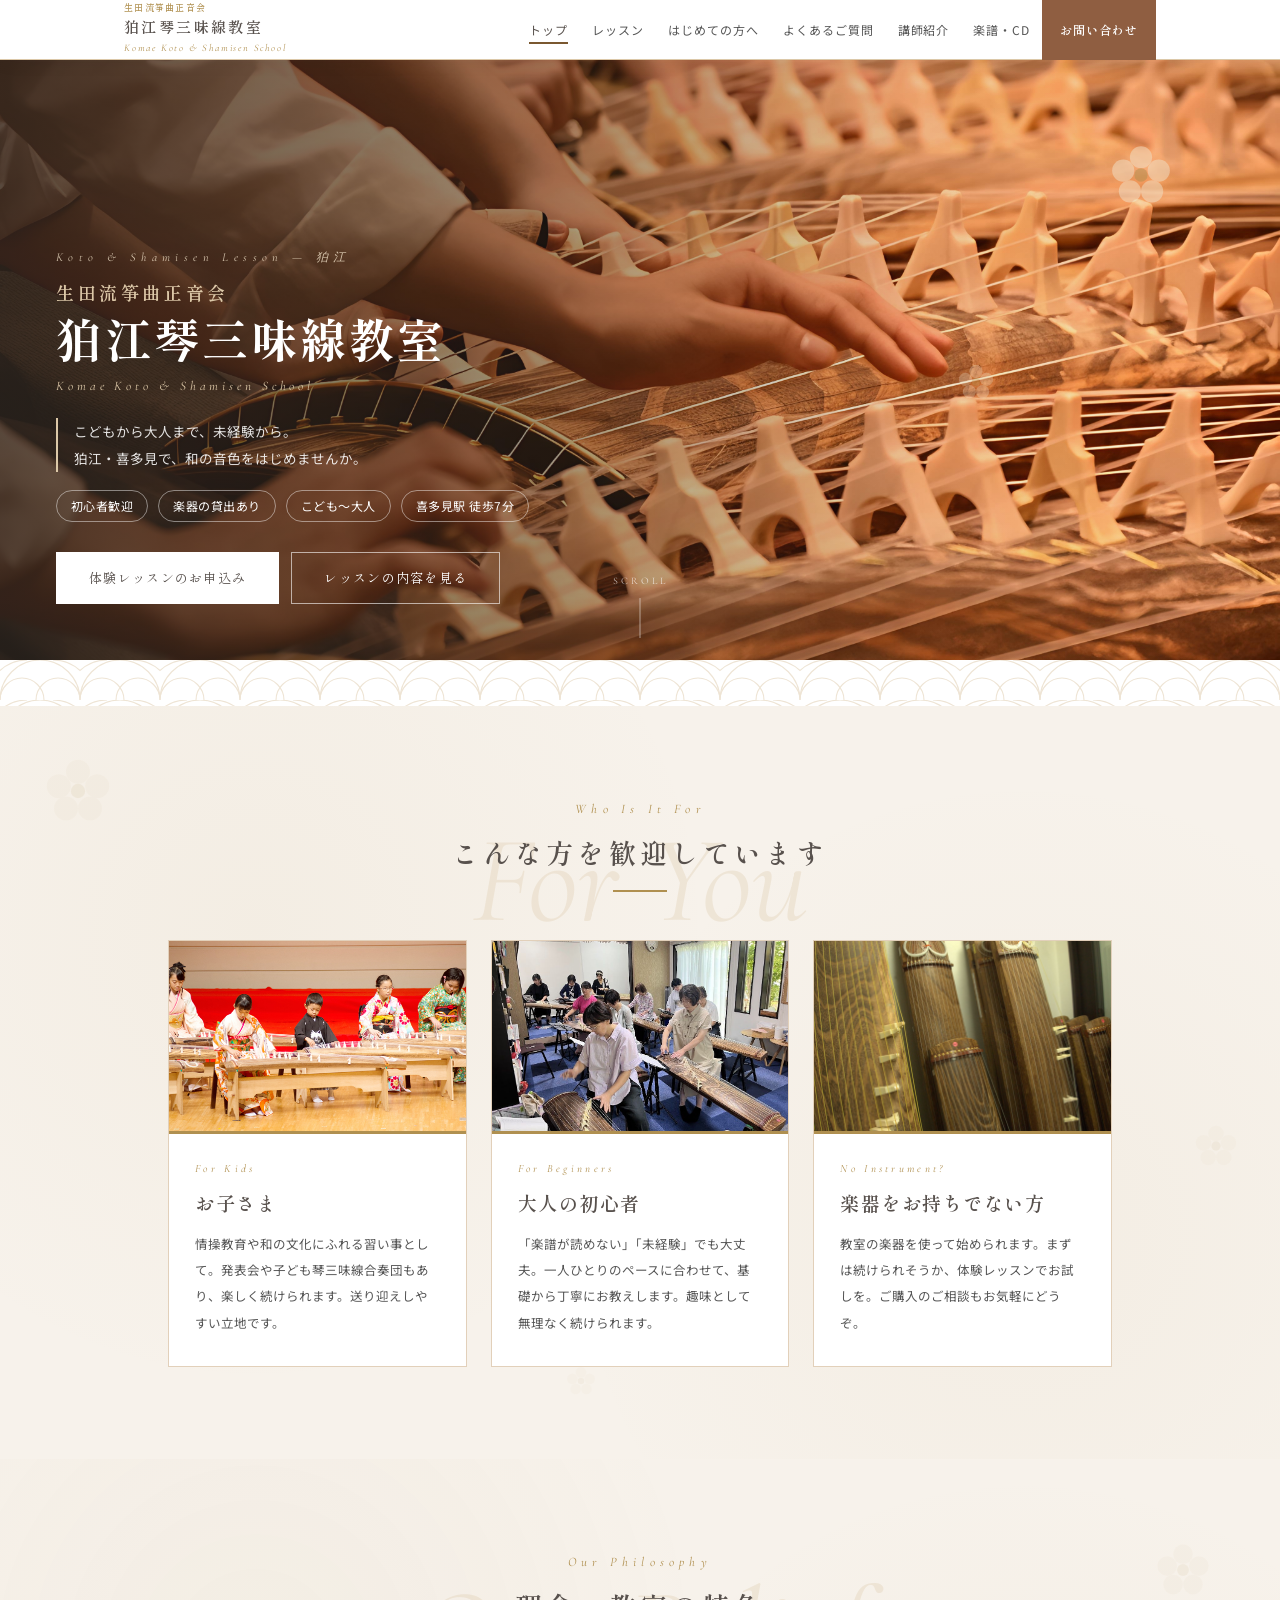
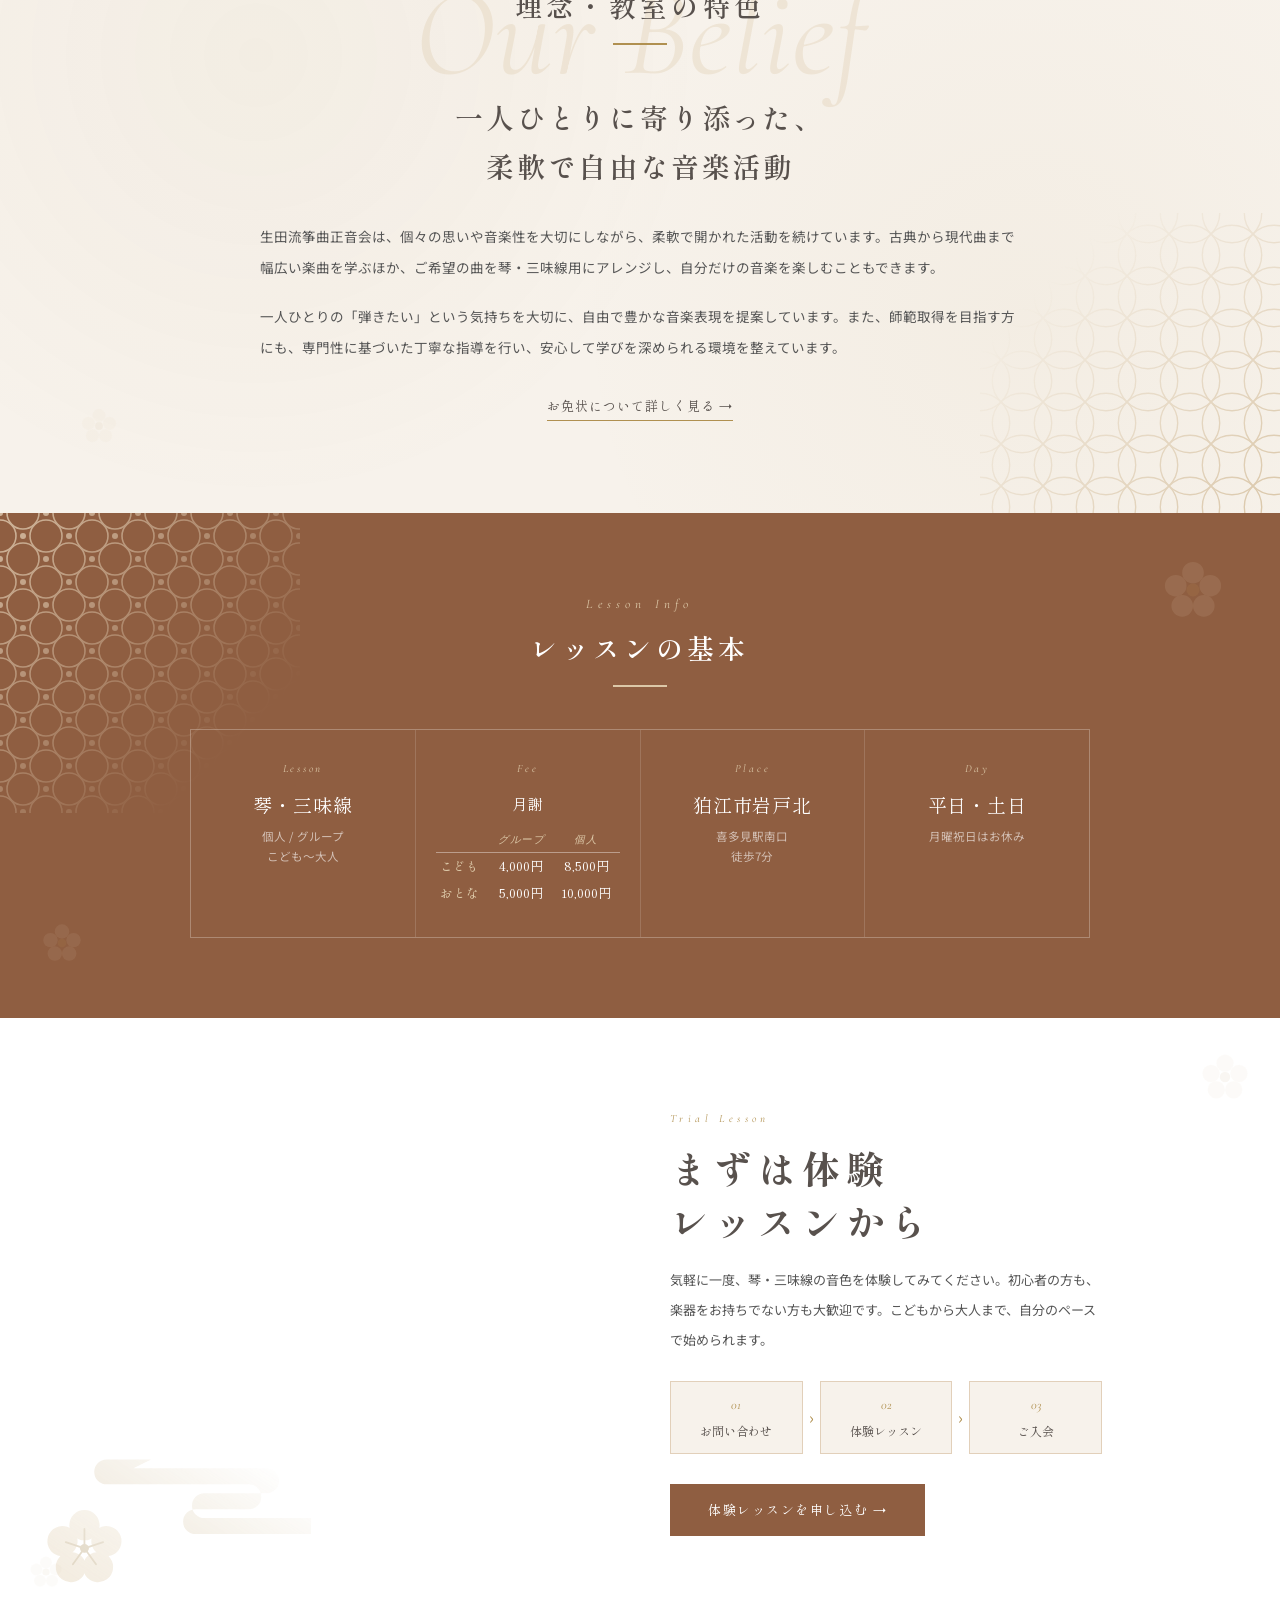
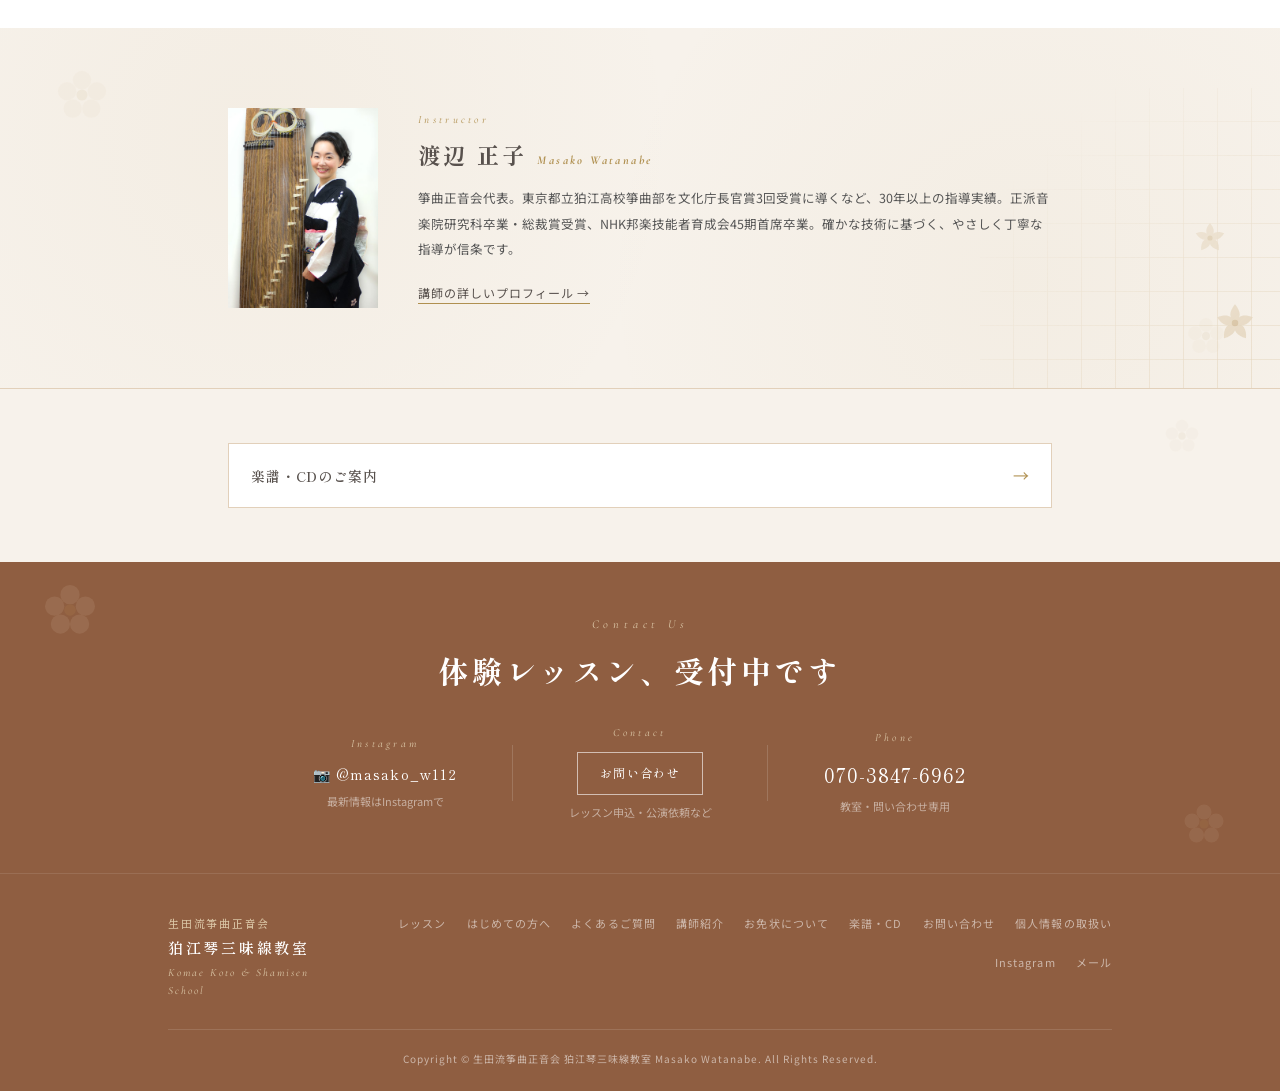
<file: index.html>
<!DOCTYPE html>
<html lang="ja">
<head>
<meta charset="UTF-8" />
<meta name="viewport" content="width=device-width, initial-scale=1.0" />
<title>生田流筝曲正音会 狛江琴三味線教室 | こども・大人の初心者歓迎（渡辺正子）</title>
<meta name="description" content="東京都狛江市の琴・三味線教室。こどもから大人まで初心者歓迎、楽器の貸出あり。喜多見駅南口から徒歩7分。体験レッスン受付中。渡辺正子が丁寧に指導します。" />
<link rel="icon" type="image/png" sizes="32x32" href="images/favicon-32.png" />
<link rel="icon" href="images/favicon.ico" sizes="any" />
<link rel="apple-touch-icon" href="images/apple-touch-icon.png" />
<link rel="canonical" href="https://komaekotoshamisen.github.io/" />
<meta property="og:site_name" content="狛江琴三味線教室" />
<meta property="og:title" content="生田流筝曲正音会 狛江琴三味線教室 | こども・大人の初心者歓迎（渡辺正子）" />
<meta property="og:description" content="東京都狛江市の琴・三味線教室。こどもから大人まで初心者歓迎、楽器の貸出あり。喜多見駅南口から徒歩7分。体験レッスン受付中。" />
<meta property="og:url" content="https://komaekotoshamisen.github.io/" />
<meta property="og:type" content="website" />
<meta property="og:locale" content="ja_JP" />
<script type="application/ld+json">
{
  "@context": "https://schema.org",
  "@type": "WebSite",
  "name": "狛江琴三味線教室",
  "alternateName": "生田流筝曲正音会 狛江琴三味線教室",
  "url": "https://komaekotoshamisen.github.io/"
}
</script>
<script type="application/ld+json">
{
  "@context": "https://schema.org",
  "@type": "MusicSchool",
  "name": "狛江琴三味線教室",
  "alternateName": "生田流筝曲正音会 狛江琴三味線教室",
  "description": "東京都狛江市の琴・三味線教室。こどもから大人まで初心者歓迎、楽器の貸出あり。喜多見駅南口から徒歩7分。",
  "url": "https://komaekotoshamisen.github.io/",
  "telephone": "070-3847-6962",
  "email": "komaekotoshamisen@gmail.com",
  "address": {
    "@type": "PostalAddress",
    "addressLocality": "狛江市",
    "addressRegion": "東京都",
    "addressCountry": "JP"
  },
  "instructor": {
    "@type": "Person",
    "name": "渡辺正子"
  }
}
</script>
<link rel="preconnect" href="https://fonts.googleapis.com" />
<link rel="preconnect" href="https://fonts.gstatic.com" crossorigin />
<link href="https://fonts.googleapis.com/css2?family=Shippori+Mincho:wght@400;600;700&family=Noto+Sans+JP:wght@300;400;500;700&family=Cormorant+Garamond:ital,wght@0,300;1,300;1,400&display=swap" rel="stylesheet" />
<link rel="stylesheet" href="style.css?v=20260705" />
<style>
*, *::before, *::after { box-sizing: border-box; margin: 0; padding: 0; }
:root {
  --green-dark:#58514d; --brown-bg:#8f5e41; --green:#7a5830; --green-mid:#b09050;
  --green-lt:#dcc8a8; --green-bg:#f0e8dc; --green-pale:#f7f2eb;
  --white:#ffffff; --ink:#2a2a2a; --ink-mid:#555555; --ink-lt:#888888;
  --border:#e2d0ba; --nav-h:60px;
}
html { scroll-behavior: smooth; }
body { font-family:'Noto Sans JP',sans-serif; background:var(--white); color:var(--ink); overflow-x:hidden; line-height:1.7; }

/* ── 背景テクスチャ：和紙＋青海波（CSS/SVGのみ） ── */
.washi { position:relative; background-color:var(--green-pale);
  background-image:
    radial-gradient(circle at 20% 30%, rgba(176,144,80,0.05) 0%, transparent 40%),
    radial-gradient(circle at 80% 70%, rgba(176,144,80,0.05) 0%, transparent 40%); }
.seigaiha-band { height:46px; opacity:.9;
  background-image:url("data:image/svg+xml,%3Csvg xmlns='http://www.w3.org/2000/svg' width='80' height='40' viewBox='0 0 80 40'%3E%3Cg fill='none' stroke='%23dcc8a8' stroke-width='1.1' opacity='0.55'%3E%3Cpath d='M0 40c0-22 18-40 40-40s40 18 40 40'/%3E%3Cpath d='M-13 40C-13 18 5 0 27 0'/%3E%3Cpath d='M53 0c22 0 40 18 40 40'/%3E%3Cpath d='M0 40c0-12 10-22 22-22s22 10 22 22'/%3E%3Cpath d='M36 40c0-12 10-22 22-22s22 10 22 22'/%3E%3C/g%3E%3C/svg%3E");
  background-size:80px 40px; }

/* ── NAV（スタイルは全ページ共通の style.css に統一） ── */

/* ── HERO ── */
.hero { margin-top:var(--nav-h); position:relative; height:calc(100vh - var(--nav-h)); max-height:600px;
  overflow:hidden; display:flex; align-items:flex-end; background:var(--brown-bg); }
.hero-bg { position:absolute; inset:0; }
.hero-slide { position:absolute; inset:0; background-size:cover; background-position:center 38%;
  opacity:1; animation:kenburns 18s ease-in-out infinite alternate; }
.hero-slide.s1 { background-image:url('images/top_hero.jpg'); }
@keyframes kenburns {
  0%   { transform:scale(1.04); }
  100% { transform:scale(1.12); }
}
.hero-bg::after { content:''; position:absolute; inset:0;
  background:linear-gradient(to right, rgba(46,38,32,0.80) 0%, rgba(46,38,32,0.46) 42%, rgba(46,38,32,0.08) 72%, transparent 100%); }
.hero-content { position:relative; z-index:2; padding:0 56px 56px; max-width:600px; }
.hero-label,.hero-name,.hero-name-en,.hero-tagline,.hero-points,.hero-btns { opacity:0; transform:translateY(26px);
  animation:heroUp 1s cubic-bezier(0.16,1,0.3,1) both; }
.hero-label{animation-delay:.25s;} .hero-name{animation-delay:.42s;} .hero-name-en{animation-delay:.56s;}
.hero-tagline{animation-delay:.70s;} .hero-points{animation-delay:.82s;} .hero-btns{animation-delay:.94s;}
@keyframes heroUp { to{opacity:1; transform:none;} }
.hero-label { font-family:'Cormorant Garamond',serif; font-size:12px; font-style:italic; letter-spacing:.45em; color:rgba(240,225,200,0.85); display:block; margin-bottom:14px; }
.hero-name { font-family:'Shippori Mincho',serif; font-size:clamp(24px,5.4vw,46px); font-weight:700; letter-spacing:.06em; color:var(--white); line-height:1.25; margin-bottom:8px; white-space:nowrap; }
.hero-school { display:block; font-size:clamp(13px,2.4vw,18px); font-weight:600; letter-spacing:.2em; color:var(--green-lt); white-space:nowrap; margin-bottom:6px; }
.hero-name-en { font-family:'Cormorant Garamond',serif; font-size:13px; font-style:italic; letter-spacing:.3em; color:var(--green-lt); display:block; margin-bottom:20px; }
.hero-tagline { font-size:13.5px; line-height:2; color:rgba(255,255,255,0.88); margin-bottom:18px; border-left:2px solid var(--green-lt); padding-left:16px; }
.hero-points { display:flex; gap:10px; flex-wrap:wrap; margin-bottom:30px; }
.hero-points span { font-size:12px; letter-spacing:.04em; color:#fff; border:1px solid rgba(255,255,255,0.45); border-radius:20px; padding:5px 14px; }
.hero-btns { display:flex; gap:12px; flex-wrap:wrap; }
.hero-btn-primary { padding:14px 32px; background:var(--white); color:var(--green-dark); font-family:'Shippori Mincho',serif; font-size:13px; letter-spacing:.1em; text-decoration:none; border:1px solid var(--white); transition:all .25s; }
.hero-btn-primary:hover { background:var(--green-lt); transform:translateY(-2px); }
.hero-btn-secondary { padding:14px 32px; background:transparent; color:var(--white); font-family:'Shippori Mincho',serif; font-size:13px; letter-spacing:.1em; text-decoration:none; border:1px solid rgba(255,255,255,0.6); transition:all .25s; }
.hero-btn-secondary:hover { background:rgba(255,255,255,0.12); border-color:var(--white); transform:translateY(-2px); }
.hero-scroll { position:absolute; bottom:22px; left:50%; z-index:2; transform:translateX(-50%); display:flex; flex-direction:column; align-items:center; gap:8px; color:rgba(255,255,255,0.7); }
.hero-scroll span { font-family:'Cormorant Garamond',serif; font-size:10px; letter-spacing:.3em; }
.hero-scroll i { width:1px; height:40px; background:rgba(255,255,255,0.5); position:relative; overflow:hidden; }
.hero-scroll i::after { content:''; position:absolute; top:-40px; left:0; width:1px; height:40px; background:var(--white); animation:scrollLine 2s ease-in-out infinite; }
@keyframes scrollLine { 0%{top:-40px;} 60%,100%{top:40px;} }
.bloom { position:absolute; z-index:1; pointer-events:none; opacity:.5; animation:floaty 9s ease-in-out infinite; }
.bloom.b1 { top:13%; right:8%; width:74px; }
.bloom.b2 { top:50%; right:22%; width:44px; opacity:.3; animation-delay:1.5s; }
@keyframes floaty { 0%,100%{transform:translateY(0) rotate(0);} 50%{transform:translateY(-16px) rotate(8deg);} }
/* ── ページ全体散りばめ花 ── */
.sb { position:absolute; pointer-events:none; z-index:0; animation:floaty 9s ease-in-out infinite; }
@keyframes floaty2 { 0%,100%{transform:translateY(0) rotate(-4deg);} 50%{transform:translateY(-18px) rotate(7deg);} }
@keyframes floaty3 { 0%,100%{transform:translateY(0) rotate(3deg);} 50%{transform:translateY(-11px) rotate(-8deg);} }

/* ── お知らせバナー（内容がある時だけ先生専用Googleドキュメントから表示） ── */
.announce-banner { background:var(--green-pale); border-bottom:1px solid var(--border); padding:34px 0; opacity:0; transform:translateY(-14px); transition:opacity .7s cubic-bezier(0.16,1,0.3,1), transform .7s cubic-bezier(0.16,1,0.3,1); }
.announce-banner.is-visible { opacity:1; transform:none; }
.announce-inner { max-width:760px; margin:0 auto; }
.announce-label { display:inline-block; font-family:'Shippori Mincho',serif; font-size:12px; letter-spacing:.2em; color:#fff; background:var(--green-mid); padding:4px 16px; margin-bottom:16px; }
.announce-body { font-size:13.5px; line-height:2.1; color:var(--ink-mid); }
.announce-body p { margin-bottom:14px; white-space:pre-line; }
.announce-body p:last-child { margin-bottom:0; }
.announce-body img { max-width:100%; height:auto; display:block; margin:6px auto 14px; box-shadow:0 8px 24px rgba(46,38,32,0.12); }
.announce-body a { color:var(--green-dark); text-decoration:underline; text-underline-offset:2px; word-break:break-all; }

/* ── セクション共通 ── */
.container { max-width:1000px; margin:0 auto; padding:0 28px; }
.sec-head { text-align:center; margin-bottom:48px; position:relative; }
.sec-en { font-family:'Cormorant Garamond',serif; font-size:13px; font-style:italic; letter-spacing:.4em; color:var(--green-mid); display:block; margin-bottom:10px; }
.sec-jp { font-family:'Shippori Mincho',serif; font-size:clamp(20px,2.6vw,27px); font-weight:600; letter-spacing:.16em; color:var(--green-dark); display:inline-block; position:relative; padding-bottom:16px; }
.sec-jp::after { content:''; position:absolute; left:50%; bottom:0; width:54px; height:2px; background:var(--green-mid); transform:translateX(-50%) scaleX(0); transform-origin:center; transition:transform .7s cubic-bezier(0.16,1,0.3,1) .15s; }
.sec-head.is-visible .sec-jp::after { transform:translateX(-50%) scaleX(1); }
.ghost-word { position:absolute; top:-22px; left:50%; transform:translateX(-50%); font-family:'Cormorant Garamond',serif; font-style:italic; font-size:clamp(60px,11vw,124px); color:var(--green-lt); opacity:.3; white-space:nowrap; pointer-events:none; z-index:0; }

/* ── スクロールリベール ── */
[data-anim] { opacity:0; transform:translateY(34px); transition:opacity .8s cubic-bezier(0.16,1,0.3,1), transform .8s cubic-bezier(0.16,1,0.3,1); }
[data-anim="left"]{transform:translateX(-34px);} [data-anim="right"]{transform:translateX(34px);} [data-anim="fade"]{transform:none;}
[data-anim].is-visible { opacity:1; transform:none; }
[data-delay="1"]{transition-delay:.12s;} [data-delay="2"]{transition-delay:.24s;} [data-delay="3"]{transition-delay:.36s;} [data-delay="4"]{transition-delay:.48s;}
.reveal-mask { position:relative; overflow:hidden; }
.reveal-mask > img { width:100%; height:100%; object-fit:cover; display:block; transform:scale(1.12); transition:transform 1.1s cubic-bezier(0.16,1,0.3,1); }
.reveal-mask::after { content:''; position:absolute; inset:0; background:var(--green-bg); transform-origin:bottom; transition:transform 1s cubic-bezier(0.76,0,0.24,1); }
.reveal-mask.is-visible::after { transform:scaleY(0); }
.reveal-mask.is-visible > img { transform:scale(1); }

/* ── 「こんな方へ」カード（主役・3ターゲット） ── */
.audience { padding:92px 0; position:relative; overflow:hidden; }
.aud-grid { display:grid; grid-template-columns:repeat(3,1fr); gap:24px; position:relative; z-index:1; }
.aud-card { background:var(--white); border:1px solid var(--border); display:flex; flex-direction:column; transition:transform .35s cubic-bezier(0.16,1,0.3,1), box-shadow .35s; }
.aud-card:hover { transform:translateY(-8px); box-shadow:0 18px 40px rgba(46,38,32,0.14); }
.aud-imgwrap { width:100%; height:190px; overflow:hidden; }
.aud-imgwrap img { transition:transform .6s cubic-bezier(0.16,1,0.3,1)!important; }
.aud-card:hover .aud-imgwrap img { transform:scale(1.07); }
.aud-body { padding:26px 26px 30px; flex:1; display:flex; flex-direction:column; border-top:3px solid var(--green-mid); }
.aud-en { font-family:'Cormorant Garamond',serif; font-size:11px; font-style:italic; letter-spacing:.3em; color:var(--green-mid); display:block; margin-bottom:8px; }
.aud-title { font-family:'Shippori Mincho',serif; font-size:19px; font-weight:600; letter-spacing:.08em; color:var(--green-dark); margin-bottom:12px; }
.aud-text { font-size:12.5px; line-height:2.1; color:var(--ink-mid); flex:1; }

/* ── 理念・教室の特色 ── */
.philosophy { padding:92px 0; position:relative; overflow:hidden; }
.phil-inner { max-width:760px; margin:0 auto; text-align:center; }
.phil-lead { font-family:'Shippori Mincho',serif; font-size:clamp(20px,3vw,28px); font-weight:600; letter-spacing:.1em; color:var(--green-dark); line-height:1.75; margin-bottom:30px; }
.phil-text { font-size:13.5px; line-height:2.3; color:var(--ink-mid); margin-bottom:18px; text-align:left; }
.phil-link { display:inline-block; margin-top:14px; font-family:'Shippori Mincho',serif; font-size:13px; letter-spacing:.08em; color:var(--green-dark); text-decoration:none; border-bottom:1px solid var(--green-mid); padding-bottom:3px; transition:all .25s; }
.phil-link:hover { color:var(--green); border-color:var(--green); }

/* ── レッスンの核心情報 ── */
.facts { background:var(--brown-bg); padding:80px 0; color:#fff; position:relative; overflow:hidden; }
.facts-head { text-align:center; margin-bottom:42px; }
.facts-head .sec-en { color:var(--green-lt); }
.facts-head .sec-jp { color:#fff; }
.facts-head .sec-jp::after { background:var(--green-lt); }
.facts-grid { display:grid; grid-template-columns:repeat(4,1fr); gap:1px; background:rgba(255,255,255,0.14); border:1px solid rgba(255,255,255,0.14); max-width:900px; margin:0 auto; }
.fact { background:var(--brown-bg); padding:30px 20px; text-align:center; }
.fact-en { font-family:'Cormorant Garamond',serif; font-size:11px; font-style:italic; letter-spacing:.25em; color:var(--green-lt); display:block; margin-bottom:12px; }
.fact-main { font-family:'Shippori Mincho',serif; font-size:19px; letter-spacing:.04em; color:#fff; line-height:1.5; }
.fact-sub { font-size:11.5px; color:rgba(255,255,255,0.6); margin-top:8px; line-height:1.7; }
.fact-fee-title { font-family:'Shippori Mincho',serif; font-size:15px; letter-spacing:.04em; color:#fff; margin-bottom:12px; }
.fee-mini { width:100%; max-width:200px; margin:0 auto; border-collapse:collapse; }
.fee-mini th, .fee-mini td { padding:5px 4px; text-align:center; line-height:1.3; }
.fee-mini thead th { font-family:'Cormorant Garamond',serif; font-weight:400; font-size:10.5px; font-style:italic; letter-spacing:.06em; color:var(--green-lt); border-bottom:1px solid rgba(255,255,255,0.22); }
.fee-mini tbody th { font-family:'Shippori Mincho',serif; font-weight:500; font-size:12.5px; color:var(--green-lt); text-align:left; }
.fee-mini tbody td { font-family:'Shippori Mincho',serif; font-size:13px; color:#fff; }

/* ── 体験レッスンの流れ ── */
.trial { padding:92px 0; background:var(--white); position:relative; overflow:hidden; }
.trial-inner { max-width:980px; margin:0 auto; padding:0 28px; display:grid; grid-template-columns:1fr 1fr; gap:60px; align-items:center; }
.trial-img-wrap { aspect-ratio:4/3; }
.trial-ss { position:relative; width:100%; height:100%; aspect-ratio:4/3; overflow:hidden; }
.trial-ss .ts { position:absolute; inset:0; background-size:cover; background-position:center; opacity:0; animation:tfade 20s ease-in-out infinite; }
.trial-ss .ts1 { background-image:url('images/top_trial01.jpg'); animation-delay:0s; }
.trial-ss .ts2 { background-image:url('images/top_trial02.jpg'); animation-delay:5s; }
.trial-ss .ts3 { background-image:url('images/top_trial03.jpg'); animation-delay:10s; }
.trial-ss .ts4 { background-image:url('images/top_trial04.jpg'); animation-delay:15s; }
@keyframes tfade { 0%{opacity:0;} 3%{opacity:1;} 22%{opacity:1;} 25%{opacity:0;} 100%{opacity:0;} }
.trial-en { font-family:'Cormorant Garamond',serif; font-size:11px; font-style:italic; letter-spacing:.4em; color:var(--green-mid); display:block; margin-bottom:12px; }
.trial-title { font-family:'Shippori Mincho',serif; font-size:clamp(26px,3.2vw,38px); font-weight:700; letter-spacing:.16em; color:var(--green-dark); line-height:1.4; margin-bottom:18px; }
.trial-lead { font-size:13px; line-height:2.3; color:var(--ink-mid); margin-bottom:26px; }
.trial-steps { display:flex; align-items:center; gap:6px; margin-bottom:30px; }
.trial-step { text-align:center; background:var(--green-pale); border:1px solid var(--border); padding:12px 12px; flex:1; }
.step-num { font-family:'Cormorant Garamond',serif; font-size:13px; font-style:italic; color:var(--green-mid); display:block; margin-bottom:5px; }
.step-txt { font-family:'Shippori Mincho',serif; font-size:12px; color:var(--green-dark); display:block; white-space:nowrap; }
.step-arrow { color:var(--green-mid); flex-shrink:0; }
.trial-btn { display:inline-flex; align-items:center; gap:8px; padding:15px 38px; background:var(--brown-bg); color:#fff; font-family:'Shippori Mincho',serif; font-size:13px; letter-spacing:.12em; text-decoration:none; transition:all .25s; }
.trial-btn:hover { background:var(--green); transform:translateY(-2px); }

/* ── 講師（信頼の裏付け・脇役） ── */
.teacher { padding:80px 0; position:relative; overflow:hidden; }
.teacher-inner { max-width:880px; margin:0 auto; padding:0 28px; display:grid; grid-template-columns:150px 1fr; gap:40px; align-items:center; }
.teacher-img { width:150px; aspect-ratio:3/4; }
.teacher-en { font-family:'Cormorant Garamond',serif; font-size:11px; font-style:italic; letter-spacing:.3em; color:var(--green-mid); display:block; margin-bottom:6px; }
.teacher-name { font-family:'Shippori Mincho',serif; font-size:22px; font-weight:700; letter-spacing:.14em; color:var(--green-dark); margin-bottom:12px; }
.teacher-name small { font-family:'Cormorant Garamond',serif; font-size:12px; font-style:italic; letter-spacing:.2em; color:var(--green-mid); margin-left:10px; }
.teacher-text { font-size:12.5px; line-height:2.05; color:var(--ink-mid); margin-bottom:16px; }
.teacher-link { font-size:12px; letter-spacing:.08em; color:var(--green-dark); text-decoration:none; border-bottom:1px solid var(--green-mid); padding-bottom:2px; }

/* ── オプション（演奏活動・楽譜CD：控えめ） ── */
.optional { background:var(--green-pale); padding:54px 0; border-top:1px solid var(--border); position:relative; overflow:hidden; }
.opt-inner { max-width:880px; margin:0 auto; padding:0 28px; }
.opt-label { text-align:center; font-size:11px; letter-spacing:.2em; color:var(--ink-lt); margin-bottom:20px; }
.opt-links { display:flex; gap:16px; justify-content:center; flex-wrap:wrap; }
.opt-link { flex:1; min-width:220px; background:#fff; border:1px solid var(--border); padding:18px 22px; text-decoration:none; display:flex; align-items:center; justify-content:space-between; transition:all .25s; }
.opt-link:hover { border-color:var(--green-mid); transform:translateY(-2px); }
.opt-link b { font-family:'Shippori Mincho',serif; font-size:14px; color:var(--green-dark); font-weight:600; letter-spacing:.06em; }
.opt-link em { font-size:11px; color:var(--ink-lt); display:block; margin-top:3px; font-style:normal; }
.opt-link i { color:var(--green-mid); font-style:normal; }

/* ── 英字マーキー ── */

/* ── 統一CTA ── */
.cta { background:var(--green); padding:62px 0; text-align:center; }
.cta-en { font-family:'Cormorant Garamond',serif; font-style:italic; letter-spacing:.4em; color:var(--green-lt); font-size:12px; display:block; margin-bottom:10px; }
.cta-title { font-family:'Shippori Mincho',serif; font-size:clamp(22px,3vw,30px); font-weight:700; letter-spacing:.12em; color:#fff; margin-bottom:24px; }
.cta-btns { display:flex; gap:14px; justify-content:center; flex-wrap:wrap; align-items:center; }
.cta-btn { padding:14px 34px; background:#fff; color:var(--green-dark); font-family:'Shippori Mincho',serif; font-size:13px; letter-spacing:.1em; text-decoration:none; transition:all .25s; }
.cta-btn:hover { background:var(--green-lt); transform:translateY(-2px); }
.cta-tel { color:#fff; font-family:'Shippori Mincho',serif; font-size:20px; letter-spacing:.05em; }
.cta-tel small { display:block; font-size:11px; letter-spacing:.1em; color:var(--green-lt); margin-top:2px; }

/* ── FOOTER（スタイルは全ページ共通の style.css に統一） ── */

@media (prefers-reduced-motion: reduce) {
  *, *::before, *::after { animation:none !important; transition:none !important; }
  [data-anim]{opacity:1; transform:none;} .reveal-mask::after{display:none;} .reveal-mask > img{transform:none;}
  .trial-ss .ts { animation:tfade 20s ease-in-out infinite !important; }
  .trial-ss .ts1 { animation-delay:0s !important; }
  .trial-ss .ts2 { animation-delay:5s !important; }
  .trial-ss .ts3 { animation-delay:10s !important; }
  .trial-ss .ts4 { animation-delay:15s !important; }
}
@media (max-width:768px) {
  .nav-links { display:none; }
  .nav-links.open { display:flex; flex-direction:column; position:fixed; top:var(--nav-h); left:0; right:0;
    background:var(--white); padding:8px 0; border-bottom:1px solid var(--border); z-index:99; box-shadow:0 4px 12px rgba(0,0,0,.08); }
  .nav-links.open li a { height:auto; line-height:1; padding:14px 24px; border-bottom:1px solid var(--green-pale); }
  .nav-hamburger { display:flex; }
  .hero-content { padding:0 24px 36px; }
  .hero-name { font-size:clamp(24px,7vw,34px); }
  .aud-grid { grid-template-columns:1fr; }
  .facts-grid { grid-template-columns:1fr 1fr; }
  .trial-inner { grid-template-columns:1fr; gap:32px; }
  .teacher-inner { grid-template-columns:1fr; gap:22px; text-align:center; }
  .teacher-img { width:130px; margin:0 auto; }
  .opt-links { flex-direction:column; }
  .footer-inner { flex-direction:column; gap:16px; }
  .footer-nav { justify-content:flex-start; }
  .ghost-word { font-size:60px; }
}
/* ── 和柄コーナー装飾（スクロールでふわっと表示・控えめ） ── */
.wagara-deco { position:absolute; z-index:0; pointer-events:none; }
.wagara-deco svg { display:block; width:100%; height:auto; }
@media (max-width:768px){ .wagara-deco { width:170px !important; } }
</style>
</head>
<body>

<!-- ── NAV ── -->
<nav class="global-nav" id="nav">
  <div class="nav-inner">
    <a href="index.html" class="nav-logo">
      <span class="nav-logo-school">生田流筝曲正音会</span>
      <span class="nav-logo-jp">狛江琴三味線教室</span>
      <span class="nav-logo-en">Komae Koto &amp; Shamisen School</span>
    </a>
    <div class="nav-right">
      <ul class="nav-links" id="navLinks">
        <li><a href="index.html" class="active">トップ</a></li>
        <li><a href="lesson/index.html">レッスン</a></li>
        <li><a href="hajimete/index.html">はじめての方へ</a></li>
        <li><a href="faq/index.html">よくあるご質問</a></li>
        <li><a href="profile/index.html">講師紹介</a></li>
        <li><a href="cd/index.html">楽譜・CD</a></li>
        <li><a href="contact/index.html" class="nav-cta">お問い合わせ</a></li>
      </ul>
      <button class="nav-hamburger" id="hamburger" onclick="toggleMenu()" aria-label="メニュー">
        <span></span><span></span><span></span>
      </button>
    </div>
  </div>
</nav>

<!-- ── HERO ── -->
<section class="hero">
  <div class="hero-bg">
    <div class="hero-slide s1"></div>
  </div>
  <svg class="bloom b1" viewBox="0 0 100 100"><g fill="#f0e1c8"><circle cx="50" cy="26" r="15"/><circle cx="74" cy="44" r="15"/><circle cx="65" cy="72" r="15"/><circle cx="35" cy="72" r="15"/><circle cx="26" cy="44" r="15"/><circle cx="50" cy="50" r="9" fill="#b09050"/></g></svg>
  <svg class="bloom b2" viewBox="0 0 100 100"><g fill="#f0e1c8"><circle cx="50" cy="26" r="15"/><circle cx="74" cy="44" r="15"/><circle cx="65" cy="72" r="15"/><circle cx="35" cy="72" r="15"/><circle cx="26" cy="44" r="15"/><circle cx="50" cy="50" r="9" fill="#b09050"/></g></svg>
  <div class="hero-content">
    <span class="hero-label">Koto &amp; Shamisen Lesson — 狛江</span>
    <h1 class="hero-name"><span class="hero-school">生田流筝曲正音会</span>狛江琴三味線教室</h1>
    <span class="hero-name-en">Komae Koto &amp; Shamisen School</span>
    <p class="hero-tagline">こどもから大人まで、未経験から。<br>狛江・喜多見で、和の音色をはじめませんか。</p>
    <div class="hero-points"><span>初心者歓迎</span><span>楽器の貸出あり</span><span>こども〜大人</span><span>喜多見駅 徒歩7分</span></div>
    <div class="hero-btns">
      <a href="contact/index.html" class="hero-btn-primary">体験レッスンのお申込み</a>
      <a href="lesson/index.html" class="hero-btn-secondary">レッスンの内容を見る</a>
    </div>
  </div>
  <div class="hero-scroll"><span>SCROLL</span><i></i></div>
</section>

<!-- ── お知らせバナー（先生専用Googleドキュメントに内容がある時だけ表示） ── -->
<section class="announce-banner" id="announceBanner" style="display:none;">
  <div class="container">
    <div class="announce-inner">
      <span class="announce-label">お知らせ</span>
      <div class="announce-body" id="announceBody"></div>
    </div>
  </div>
</section>

<div class="seigaiha-band"></div>

<!-- ── こんな方を歓迎しています ── -->
<section class="audience washi">
  <svg class="sb" style="top:6%;left:3%;width:80px;opacity:.09;animation-duration:11s;" viewBox="0 0 100 100" aria-hidden="true"><g fill="#dcc8a8"><circle cx="50" cy="26" r="15"/><circle cx="74" cy="44" r="15"/><circle cx="65" cy="72" r="15"/><circle cx="35" cy="72" r="15"/><circle cx="26" cy="44" r="15"/><circle cx="50" cy="50" r="9" fill="#b09050"/></g></svg>
  <svg class="sb" style="top:55%;right:3%;width:52px;opacity:.07;animation-name:floaty2;animation-duration:13s;animation-delay:2.2s;" viewBox="0 0 100 100" aria-hidden="true"><g fill="#dcc8a8"><circle cx="50" cy="26" r="15"/><circle cx="74" cy="44" r="15"/><circle cx="65" cy="72" r="15"/><circle cx="35" cy="72" r="15"/><circle cx="26" cy="44" r="15"/><circle cx="50" cy="50" r="9" fill="#b09050"/></g></svg>
  <svg class="sb" style="bottom:8%;left:44%;width:36px;opacity:.06;animation-name:floaty3;animation-duration:10s;animation-delay:4s;" viewBox="0 0 100 100" aria-hidden="true"><g fill="#dcc8a8"><circle cx="50" cy="26" r="15"/><circle cx="74" cy="44" r="15"/><circle cx="65" cy="72" r="15"/><circle cx="35" cy="72" r="15"/><circle cx="26" cy="44" r="15"/><circle cx="50" cy="50" r="9" fill="#b09050"/></g></svg>
  <div class="container">
    <div class="sec-head" data-anim="fade">
      <span class="ghost-word">For You</span>
      <span class="sec-en">Who Is It For</span>
      <h2 class="sec-jp">こんな方を歓迎しています</h2>
    </div>
    <div class="aud-grid">
      <div class="aud-card" data-anim data-delay="1">
        <div class="aud-imgwrap reveal-mask"><img src="images/top_welcome_kids.jpg" alt="こども箏合奏団のステージ" /></div>
        <div class="aud-body">
          <span class="aud-en">For Kids</span>
          <div class="aud-title">お子さま</div>
          <p class="aud-text">情操教育や和の文化にふれる習い事として。発表会や子ども琴三味線合奏団もあり、楽しく続けられます。送り迎えしやすい立地です。</p>
        </div>
      </div>
      <div class="aud-card" data-anim data-delay="2">
        <div class="aud-imgwrap reveal-mask"><img src="images/top_welcome_adult.jpg" alt="和室での演奏会の様子" style="object-position:center 82%;" /></div>
        <div class="aud-body">
          <span class="aud-en">For Beginners</span>
          <div class="aud-title">大人の初心者</div>
          <p class="aud-text">「楽譜が読めない」「未経験」でも大丈夫。一人ひとりのペースに合わせて、基礎から丁寧にお教えします。趣味として無理なく続けられます。</p>
        </div>
      </div>
      <div class="aud-card" data-anim data-delay="3">
        <div class="aud-imgwrap reveal-mask"><img src="images/top_welcome_noinstrument.jpg" alt="教室にある貸出用の箏" /></div>
        <div class="aud-body">
          <span class="aud-en">No Instrument?</span>
          <div class="aud-title">楽器をお持ちでない方</div>
          <p class="aud-text">教室の楽器を使って始められます。まずは続けられそうか、体験レッスンでお試しを。ご購入のご相談もお気軽にどうぞ。</p>
        </div>
      </div>
    </div>
  </div>
</section>

<!-- ── 理念・教室の特色 ── -->
<section class="philosophy washi">
  <!-- 和柄装飾 No.19 七宝（右下・控えめ） -->
  <div class="wagara-deco" data-anim="fade" style="bottom:0; right:0; width:300px;">
    <svg viewBox="0 0 300 300" xmlns="http://www.w3.org/2000/svg" aria-hidden="true">
      <defs>
        <pattern id="wd-shippo" width="42" height="42" patternUnits="userSpaceOnUse">
          <g fill="none" stroke="#c9ad82" stroke-width="1.4">
            <circle cx="0" cy="0" r="29.7"/><circle cx="42" cy="0" r="29.7"/>
            <circle cx="0" cy="42" r="29.7"/><circle cx="42" cy="42" r="29.7"/>
          </g>
        </pattern>
        <linearGradient id="wd-fadeBR" x1="1" y1="1" x2="0" y2="0">
          <stop offset="0" stop-color="#fff" stop-opacity="1"/>
          <stop offset=".78" stop-color="#fff" stop-opacity="0"/>
        </linearGradient>
        <mask id="wd-mBR"><rect width="300" height="300" fill="url(#wd-fadeBR)"/></mask>
      </defs>
      <g mask="url(#wd-mBR)" opacity=".62"><rect width="300" height="300" fill="url(#wd-shippo)"/></g>
    </svg>
  </div>
  <svg class="sb" style="top:12%;right:5%;width:66px;opacity:.08;animation-name:floaty3;animation-duration:12s;animation-delay:1s;" viewBox="0 0 100 100" aria-hidden="true"><g fill="#dcc8a8"><circle cx="50" cy="26" r="15"/><circle cx="74" cy="44" r="15"/><circle cx="65" cy="72" r="15"/><circle cx="35" cy="72" r="15"/><circle cx="26" cy="44" r="15"/><circle cx="50" cy="50" r="9" fill="#b09050"/></g></svg>
  <svg class="sb" style="bottom:10%;left:6%;width:44px;opacity:.06;animation-name:floaty2;animation-duration:14s;animation-delay:3s;" viewBox="0 0 100 100" aria-hidden="true"><g fill="#dcc8a8"><circle cx="50" cy="26" r="15"/><circle cx="74" cy="44" r="15"/><circle cx="65" cy="72" r="15"/><circle cx="35" cy="72" r="15"/><circle cx="26" cy="44" r="15"/><circle cx="50" cy="50" r="9" fill="#b09050"/></g></svg>
  <div class="container">
    <div class="sec-head" data-anim="fade">
      <span class="ghost-word">Our Belief</span>
      <span class="sec-en">Our Philosophy</span>
      <h2 class="sec-jp">理念・教室の特色</h2>
    </div>
    <div class="phil-inner" data-anim>
      <p class="phil-lead">一人ひとりに寄り添った、<br>柔軟で自由な音楽活動</p>
      <p class="phil-text">生田流筝曲正音会は、個々の思いや音楽性を大切にしながら、柔軟で開かれた活動を続けています。古典から現代曲まで幅広い楽曲を学ぶほか、ご希望の曲を琴・三味線用にアレンジし、自分だけの音楽を楽しむこともできます。</p>
      <p class="phil-text">一人ひとりの「弾きたい」という気持ちを大切に、自由で豊かな音楽表現を提案しています。また、師範取得を目指す方にも、専門性に基づいた丁寧な指導を行い、安心して学びを深められる環境を整えています。</p>
      <a href="omenjo/index.html" class="phil-link">お免状について詳しく見る →</a>
    </div>
  </div>
</section>

<!-- ── レッスンの基本 ── -->
<section class="facts">
  <!-- 和柄装飾 No.18 花七宝（左上・クリーム／控えめ） -->
  <div class="wagara-deco" data-anim="fade" style="top:0; left:0; width:300px;">
    <svg viewBox="0 0 300 300" xmlns="http://www.w3.org/2000/svg" aria-hidden="true">
      <defs>
        <pattern id="wd-hana" width="46" height="46" patternUnits="userSpaceOnUse">
          <g fill="none" stroke="#efe0c6" stroke-width="1.6">
            <circle cx="23" cy="0" r="16"/><circle cx="23" cy="46" r="16"/>
            <circle cx="0" cy="23" r="16"/><circle cx="46" cy="23" r="16"/>
          </g>
          <g fill="#f0e1c8">
            <circle cx="23" cy="23" r="3"/><circle cx="0" cy="0" r="3"/>
            <circle cx="46" cy="0" r="3"/><circle cx="0" cy="46" r="3"/><circle cx="46" cy="46" r="3"/>
          </g>
        </pattern>
        <linearGradient id="wd-fadeTL" x1="0" y1="0" x2="1" y2="1">
          <stop offset="0" stop-color="#fff" stop-opacity="1"/>
          <stop offset=".78" stop-color="#fff" stop-opacity="0"/>
        </linearGradient>
        <mask id="wd-mTL"><rect width="300" height="300" fill="url(#wd-fadeTL)"/></mask>
      </defs>
      <g mask="url(#wd-mTL)" opacity=".68"><rect width="300" height="300" fill="url(#wd-hana)"/></g>
    </svg>
  </div>
  <svg class="sb" style="top:8%;right:4%;width:72px;opacity:.10;animation-duration:11s;animation-delay:0.5s;" viewBox="0 0 100 100" aria-hidden="true"><g fill="#f0e1c8"><circle cx="50" cy="26" r="15"/><circle cx="74" cy="44" r="15"/><circle cx="65" cy="72" r="15"/><circle cx="35" cy="72" r="15"/><circle cx="26" cy="44" r="15"/><circle cx="50" cy="50" r="9" fill="#d4a855"/></g></svg>
  <svg class="sb" style="bottom:10%;left:3%;width:48px;opacity:.08;animation-name:floaty3;animation-duration:13s;animation-delay:2.5s;" viewBox="0 0 100 100" aria-hidden="true"><g fill="#f0e1c8"><circle cx="50" cy="26" r="15"/><circle cx="74" cy="44" r="15"/><circle cx="65" cy="72" r="15"/><circle cx="35" cy="72" r="15"/><circle cx="26" cy="44" r="15"/><circle cx="50" cy="50" r="9" fill="#d4a855"/></g></svg>
  <div class="container">
    <div class="facts-head sec-head" data-anim="fade">
      <span class="sec-en">Lesson Info</span>
      <h2 class="sec-jp">レッスンの基本</h2>
    </div>
    <div class="facts-grid">
      <div class="fact" data-anim data-delay="1"><span class="fact-en">Lesson</span><div class="fact-main">琴・三味線</div><div class="fact-sub">個人 / グループ<br>こども〜大人</div></div>
      <div class="fact" data-anim data-delay="2"><span class="fact-en">Fee</span><div class="fact-fee-title">月謝</div><table class="fee-mini"><thead><tr><th></th><th>グループ</th><th>個人</th></tr></thead><tbody><tr><th>こども</th><td id="fee-kg">4,000円</td><td id="fee-ki">8,500円</td></tr><tr><th>おとな</th><td id="fee-ag">5,000円</td><td id="fee-ai">10,000円</td></tr></tbody></table></div>
      <div class="fact" data-anim data-delay="3"><span class="fact-en">Place</span><div class="fact-main">狛江市岩戸北</div><div class="fact-sub">喜多見駅南口<br>徒歩7分</div></div>
      <div class="fact" data-anim data-delay="4"><span class="fact-en">Day</span><div class="fact-main">平日・土日</div><div class="fact-sub">月曜祝日はお休み</div></div>
    </div>
  </div>
</section>

<!-- ── 体験レッスンの流れ ── -->
<section class="trial">
  <!-- 和柄装飾 No.03 霞雲＋梅（左下・控えめ） -->
  <div class="wagara-deco" data-anim="fade" style="bottom:0; left:0; width:320px;">
    <svg viewBox="0 0 360 240" xmlns="http://www.w3.org/2000/svg" aria-hidden="true">
      <defs>
        <linearGradient id="wd-fadeBL" x1="0" y1="1" x2="1" y2="0">
          <stop offset="0" stop-color="#fff" stop-opacity="1"/>
          <stop offset=".82" stop-color="#fff" stop-opacity="0"/>
        </linearGradient>
        <mask id="wd-mBL"><rect width="360" height="240" fill="url(#wd-fadeBL)"/></mask>
      </defs>
      <g mask="url(#wd-mBL)" opacity=".55">
        <path d="M150 60 h150 a14 14 0 0 1 0 28 h-70 a14 14 0 0 0 0 28 h120 v18 h-130 a14 14 0 0 1 0 -28 h60 a14 14 0 0 0 0 -28 h-160 a14 14 0 0 1 0 -28 h50 z" fill="#cbb489"/>
        <g transform="translate(95,150)">
          <g fill="#e2d1b4">
            <g transform="rotate(0)"><circle cx="0" cy="-26" r="17"/></g>
            <g transform="rotate(72)"><circle cx="0" cy="-26" r="17"/></g>
            <g transform="rotate(144)"><circle cx="0" cy="-26" r="17"/></g>
            <g transform="rotate(216)"><circle cx="0" cy="-26" r="17"/></g>
            <g transform="rotate(288)"><circle cx="0" cy="-26" r="17"/></g>
          </g>
          <g stroke="#b39a6a" stroke-width="2" stroke-linecap="round">
            <line x1="0" y1="0" x2="0" y2="-22"/><line x1="0" y1="0" x2="21" y2="-7"/>
            <line x1="0" y1="0" x2="13" y2="18"/><line x1="0" y1="0" x2="-13" y2="18"/>
            <line x1="0" y1="0" x2="-21" y2="-7"/>
          </g>
          <circle r="5" fill="#b39a6a"/>
        </g>
      </g>
    </svg>
  </div>
  <svg class="sb" style="top:5%;right:2%;width:58px;opacity:.07;animation-name:floaty2;animation-duration:12s;animation-delay:1.8s;" viewBox="0 0 100 100" aria-hidden="true"><g fill="#dcc8a8"><circle cx="50" cy="26" r="15"/><circle cx="74" cy="44" r="15"/><circle cx="65" cy="72" r="15"/><circle cx="35" cy="72" r="15"/><circle cx="26" cy="44" r="15"/><circle cx="50" cy="50" r="9" fill="#b09050"/></g></svg>
  <svg class="sb" style="bottom:6%;left:2%;width:40px;opacity:.06;animation-name:floaty3;animation-duration:10s;animation-delay:3.5s;" viewBox="0 0 100 100" aria-hidden="true"><g fill="#dcc8a8"><circle cx="50" cy="26" r="15"/><circle cx="74" cy="44" r="15"/><circle cx="65" cy="72" r="15"/><circle cx="35" cy="72" r="15"/><circle cx="26" cy="44" r="15"/><circle cx="50" cy="50" r="9" fill="#b09050"/></g></svg>
  <div class="trial-inner">
    <div class="trial-img-wrap reveal-mask" data-anim="left" role="img" aria-label="体験レッスンの様子">
      <div class="trial-ss">
        <div class="ts ts1"></div>
        <div class="ts ts2"></div>
        <div class="ts ts3"></div>
        <div class="ts ts4"></div>
      </div>
    </div>
    <div data-anim data-delay="1">
      <span class="trial-en">Trial Lesson</span>
      <h2 class="trial-title">まずは体験<br>レッスンから</h2>
      <p class="trial-lead">気軽に一度、琴・三味線の音色を体験してみてください。初心者の方も、楽器をお持ちでない方も大歓迎です。こどもから大人まで、自分のペースで始められます。</p>
      <div class="trial-steps">
        <div class="trial-step"><span class="step-num">01</span><span class="step-txt">お問い合わせ</span></div>
        <span class="step-arrow">›</span>
        <div class="trial-step"><span class="step-num">02</span><span class="step-txt">体験レッスン</span></div>
        <span class="step-arrow">›</span>
        <div class="trial-step"><span class="step-num">03</span><span class="step-txt">ご入会</span></div>
      </div>
      <a href="contact/index.html" class="trial-btn">体験レッスンを申し込む →</a>
    </div>
  </div>
</section>

<!-- ── 講師（信頼の裏付け） ── -->
<section class="teacher washi">
  <!-- 和柄装飾 No.12 格子＋桜（右下・控えめ） -->
  <div class="wagara-deco" data-anim="fade" style="bottom:0; right:0; width:300px;">
    <svg viewBox="0 0 300 300" xmlns="http://www.w3.org/2000/svg" aria-hidden="true">
      <defs>
        <pattern id="wd-koushi" width="34" height="34" patternUnits="userSpaceOnUse">
          <path d="M34 0 V34 M0 34 H34" fill="none" stroke="#dcc8a8" stroke-width="1.2"/>
        </pattern>
        <linearGradient id="wd-fadeBR2" x1="1" y1="1" x2="0" y2="0">
          <stop offset="0" stop-color="#fff" stop-opacity="1"/>
          <stop offset=".8" stop-color="#fff" stop-opacity="0"/>
        </linearGradient>
        <mask id="wd-mBR2"><rect width="300" height="300" fill="url(#wd-fadeBR2)"/></mask>
      </defs>
      <g mask="url(#wd-mBR2)">
        <rect width="300" height="300" fill="url(#wd-koushi)" opacity=".72"/>
        <g opacity=".78">
          <g transform="translate(230,150)">
            <g fill="#e0cfb2">
              <g transform="rotate(0)"><path d="M0 -15 C 5 -9, 5 -4, 0 0 C -5 -4, -5 -9, 0 -15 Z"/></g>
              <g transform="rotate(72)"><path d="M0 -15 C 5 -9, 5 -4, 0 0 C -5 -4, -5 -9, 0 -15 Z"/></g>
              <g transform="rotate(144)"><path d="M0 -15 C 5 -9, 5 -4, 0 0 C -5 -4, -5 -9, 0 -15 Z"/></g>
              <g transform="rotate(216)"><path d="M0 -15 C 5 -9, 5 -4, 0 0 C -5 -4, -5 -9, 0 -15 Z"/></g>
              <g transform="rotate(288)"><path d="M0 -15 C 5 -9, 5 -4, 0 0 C -5 -4, -5 -9, 0 -15 Z"/></g>
            </g>
            <circle r="2.6" fill="#c9ad82"/>
          </g>
          <g transform="translate(255,235) scale(1.25)">
            <g fill="#e0cfb2">
              <g transform="rotate(0)"><path d="M0 -15 C 5 -9, 5 -4, 0 0 C -5 -4, -5 -9, 0 -15 Z"/></g>
              <g transform="rotate(72)"><path d="M0 -15 C 5 -9, 5 -4, 0 0 C -5 -4, -5 -9, 0 -15 Z"/></g>
              <g transform="rotate(144)"><path d="M0 -15 C 5 -9, 5 -4, 0 0 C -5 -4, -5 -9, 0 -15 Z"/></g>
              <g transform="rotate(216)"><path d="M0 -15 C 5 -9, 5 -4, 0 0 C -5 -4, -5 -9, 0 -15 Z"/></g>
              <g transform="rotate(288)"><path d="M0 -15 C 5 -9, 5 -4, 0 0 C -5 -4, -5 -9, 0 -15 Z"/></g>
            </g>
            <circle r="2.6" fill="#c9ad82"/>
          </g>
        </g>
      </g>
    </svg>
  </div>
  <svg class="sb" style="top:10%;left:4%;width:62px;opacity:.08;animation-name:floaty2;animation-duration:13s;animation-delay:0.8s;" viewBox="0 0 100 100" aria-hidden="true"><g fill="#dcc8a8"><circle cx="50" cy="26" r="15"/><circle cx="74" cy="44" r="15"/><circle cx="65" cy="72" r="15"/><circle cx="35" cy="72" r="15"/><circle cx="26" cy="44" r="15"/><circle cx="50" cy="50" r="9" fill="#b09050"/></g></svg>
  <svg class="sb" style="bottom:8%;right:4%;width:46px;opacity:.07;animation-name:floaty3;animation-duration:11s;animation-delay:4.5s;" viewBox="0 0 100 100" aria-hidden="true"><g fill="#dcc8a8"><circle cx="50" cy="26" r="15"/><circle cx="74" cy="44" r="15"/><circle cx="65" cy="72" r="15"/><circle cx="35" cy="72" r="15"/><circle cx="26" cy="44" r="15"/><circle cx="50" cy="50" r="9" fill="#b09050"/></g></svg>
  <div class="teacher-inner">
    <div class="teacher-img reveal-mask" data-anim="left"><img src="images/top_teacher.jpg" alt="渡辺正子" /></div>
    <div data-anim data-delay="1">
      <span class="teacher-en">Instructor</span>
      <div class="teacher-name">渡辺 正子<small>Masako Watanabe</small></div>
      <p class="teacher-text">箏曲正音会代表。東京都立狛江高校箏曲部を文化庁長官賞3回受賞に導くなど、30年以上の指導実績。正派音楽院研究科卒業・総裁賞受賞、NHK邦楽技能者育成会45期首席卒業。確かな技術に基づく、やさしく丁寧な指導が信条です。</p>
      <a href="profile/index.html" class="teacher-link">講師の詳しいプロフィール →</a>
    </div>
  </div>
</section>


<!-- ── オプション（演奏活動・楽譜CD） ── -->
<section class="optional">
  <svg class="sb" style="top:15%;right:6%;width:42px;opacity:.07;animation-name:floaty3;animation-duration:12s;animation-delay:1.2s;" viewBox="0 0 100 100" aria-hidden="true"><g fill="#dcc8a8"><circle cx="50" cy="26" r="15"/><circle cx="74" cy="44" r="15"/><circle cx="65" cy="72" r="15"/><circle cx="35" cy="72" r="15"/><circle cx="26" cy="44" r="15"/><circle cx="50" cy="50" r="9" fill="#b09050"/></g></svg>
  <div class="opt-inner">
    <div class="opt-links">
      <a href="cd/index.html" class="opt-link" data-anim data-delay="1"><span><b>楽譜・CDのご案内</b></span><i>→</i></a>
    </div>
  </div>
</section>

<!-- ── 統一CTA ── -->
<section class="unified-cta">
  <svg class="sb" style="top:5%;left:3%;width:64px;opacity:.10;animation-duration:11s;animation-delay:0.6s;" viewBox="0 0 100 100" aria-hidden="true"><g fill="#f0e1c8"><circle cx="50" cy="26" r="15"/><circle cx="74" cy="44" r="15"/><circle cx="65" cy="72" r="15"/><circle cx="35" cy="72" r="15"/><circle cx="26" cy="44" r="15"/><circle cx="50" cy="50" r="9" fill="#d4a855"/></g></svg>
  <svg class="sb" style="bottom:8%;right:4%;width:50px;opacity:.08;animation-name:floaty2;animation-duration:13s;animation-delay:3s;" viewBox="0 0 100 100" aria-hidden="true"><g fill="#f0e1c8"><circle cx="50" cy="26" r="15"/><circle cx="74" cy="44" r="15"/><circle cx="65" cy="72" r="15"/><circle cx="35" cy="72" r="15"/><circle cx="26" cy="44" r="15"/><circle cx="50" cy="50" r="9" fill="#d4a855"/></g></svg>
  <span class="cta-en" style="display:block;text-align:center;">Contact Us</span>
  <h2 class="cta-title" style="text-align:center;margin-bottom:28px;">体験レッスン、受付中です</h2>
  <div class="unified-cta-inner">
    <div class="ucta-col">
      <span class="ucta-label">Instagram</span>
      <a href="https://www.instagram.com/masako_w112/" target="_blank" rel="noopener" class="ucta-ig">📷 @masako_w112</a>
      <p class="ucta-sub">最新情報はInstagramで</p>
    </div>
    <div class="ucta-div"></div>
    <div class="ucta-col">
      <span class="ucta-label">Contact</span>
      <a href="contact/index.html" class="ucta-btn">お問い合わせ</a>
      <p class="ucta-sub" style="margin-top:8px;">レッスン申込・公演依頼など</p>
    </div>
    <div class="ucta-div"></div>
    <div class="ucta-col">
      <span class="ucta-label">Phone</span>
      <a class="ucta-tel" href="tel:070-3847-6962">070-3847-6962</a>
      <p class="ucta-sub">教室・問い合わせ専用</p>
    </div>
  </div>
</section>

<!-- ── FOOTER ── -->
<footer class="global-footer">
  <div class="container">
    <div class="footer-inner">
      <div>
        <p class="footer-logo-jp"><span class="footer-logo-school">生田流筝曲正音会</span>狛江琴三味線教室</p>
        <span class="footer-logo-en">Komae Koto &amp; Shamisen School</span>
      </div>
      <nav class="footer-nav">
        <a href="lesson/index.html">レッスン</a>
        <a href="hajimete/index.html">はじめての方へ</a>
        <a href="faq/index.html">よくあるご質問</a>
        <a href="profile/index.html">講師紹介</a>
        <a href="omenjo/index.html">お免状について</a>
        <a href="cd/index.html">楽譜・CD</a>
        <a href="contact/index.html">お問い合わせ</a>
        <a href="privacy/index.html">個人情報の取扱い</a>
        <a href="https://www.instagram.com/masako_w112/" target="_blank" rel="noopener">Instagram</a>
        <a href="mailto:komaekotoshamisen@gmail.com">メール</a>
      </nav>
    </div>
    <p class="footer-copy">Copyright &copy; 生田流筝曲正音会 狛江琴三味線教室 Masako Watanabe. All Rights Reserved.</p>
  </div>
</footer>

<!-- ★ レッスン料金はdata/site-data.jsで管理 -->
<script src="data/site-data.js"></script>
<script>
(function(){
  if(typeof SITE_DATA === 'undefined' || !SITE_DATA.lesson) return;
  var fees = SITE_DATA.lesson.fees || [];
  // 金額文字列から最初の数字列を取り出す（「4,000円」「3,500円（税込）」「￥3,500-」等に対応。数字が無ければNaN）
  function parseAmt(s){ var m = String(s==null?'':s).match(/\d[\d,]*/); return m ? parseInt(m[0].replace(/,/g,''),10) : NaN; }
  // NaN（応相談など）は無視して最小を返す。1件も数値が無ければnull
  function minAmt(arr){ var ns = arr.map(function(f){ return parseAmt(f.amount); }).filter(function(n){ return !isNaN(n); }); return ns.length ? Math.min.apply(null, ns) : null; }
  // ラベルのゆれを吸収（こども／おとな × グループ／個人 の4分類）
  function has(label, words){ label = String(label||''); return words.some(function(w){ return label.indexOf(w) !== -1; }); }
  var KIDS  = ['こども','子ども','子供','キッズ','幼','小学','小・中','小中','中学'];
  var ADULT = ['大人','おとな','一般','高校','社会人','シニア'];
  var GROUP = ['グループ','団体','集団','合奏','クラス'];
  var INDIV = ['個人','個別','マンツーマン','プライベート','1対1','１対１'];
  function fmtAmt(n){ return n.toLocaleString() + '円'; }
  // 区分に合致する料金の最安を返し、対応するセルに反映（取れなければ既定値を据え置き）
  function setCell(id, cat, type){
    var sel = fees.filter(function(f){ return has(f.label, cat) && has(f.label, type); });
    var v = minAmt(sel);
    if(v !== null) document.getElementById(id).textContent = fmtAmt(v);
  }
  setCell('fee-kg', KIDS,  GROUP);
  setCell('fee-ki', KIDS,  INDIV);
  setCell('fee-ag', ADULT, GROUP);
  setCell('fee-ai', ADULT, INDIV);
})();
</script>
<script>
// ナビ：スクロールで背景を濃く
var nav = document.getElementById('nav');
window.addEventListener('scroll', function(){ if (window.scrollY > 40) nav.classList.add('scrolled'); else nav.classList.remove('scrolled'); });
// ハンバーガーメニュー
function toggleMenu(){ document.getElementById('navLinks').classList.toggle('open'); }
// スクロールリベール
var io = new IntersectionObserver(function(entries){
  entries.forEach(function(e){ if (e.isIntersecting){ e.target.classList.add('is-visible'); io.unobserve(e.target); } });
}, { threshold: 0.12 });
document.querySelectorAll('[data-anim], .reveal-mask, .sec-head').forEach(function(el){ io.observe(el); });
</script>
<script>
// お知らせバナー：先生専用Googleドキュメントの中身をGAS経由で取得し、あれば表示（無ければ何もしない）
(function(){
  var ANNOUNCE_URL = "https://script.google.com/macros/s/AKfycbyZXcPHWFE1n8mN3hV7uMhgNvEac9SCV2lfTLq02dtqiKW7QA9h-7OXBaxeUbGSalOlow/exec";
  fetch(ANNOUNCE_URL + '?type=announcement')
    .then(function(r){ return r.json(); })
    .then(function(data){
      if (!data || !data.ok || !data.hasContent || !data.blocks || !data.blocks.length) return;
      var body = document.getElementById('announceBody');
      var urlRe = /(https?:\/\/[^\s]+)/g;
      data.blocks.forEach(function(block){
        if (block.type === 'image' && block.dataUrl) {
          var img = document.createElement('img');
          img.src = block.dataUrl;
          img.alt = 'お知らせ画像';
          body.appendChild(img);
        } else if (block.type === 'text' && block.text) {
          var p = document.createElement('p');
          var text = block.text;
          var lastIndex = 0, m;
          urlRe.lastIndex = 0;
          while ((m = urlRe.exec(text)) !== null) {
            if (m.index > lastIndex) p.appendChild(document.createTextNode(text.slice(lastIndex, m.index)));
            var a = document.createElement('a');
            a.href = m[0]; a.textContent = m[0]; a.target = '_blank'; a.rel = 'noopener';
            p.appendChild(a);
            lastIndex = m.index + m[0].length;
          }
          if (lastIndex < text.length) p.appendChild(document.createTextNode(text.slice(lastIndex)));
          body.appendChild(p);
        }
      });
      var banner = document.getElementById('announceBanner');
      banner.style.display = 'block';
      requestAnimationFrame(function(){
        requestAnimationFrame(function(){ banner.classList.add('is-visible'); });
      });
    })
    .catch(function(){ /* 取得失敗時はバナーを出さないだけで、他の表示には影響させない */ });
})();
</script>
</body>
</html>
</file>
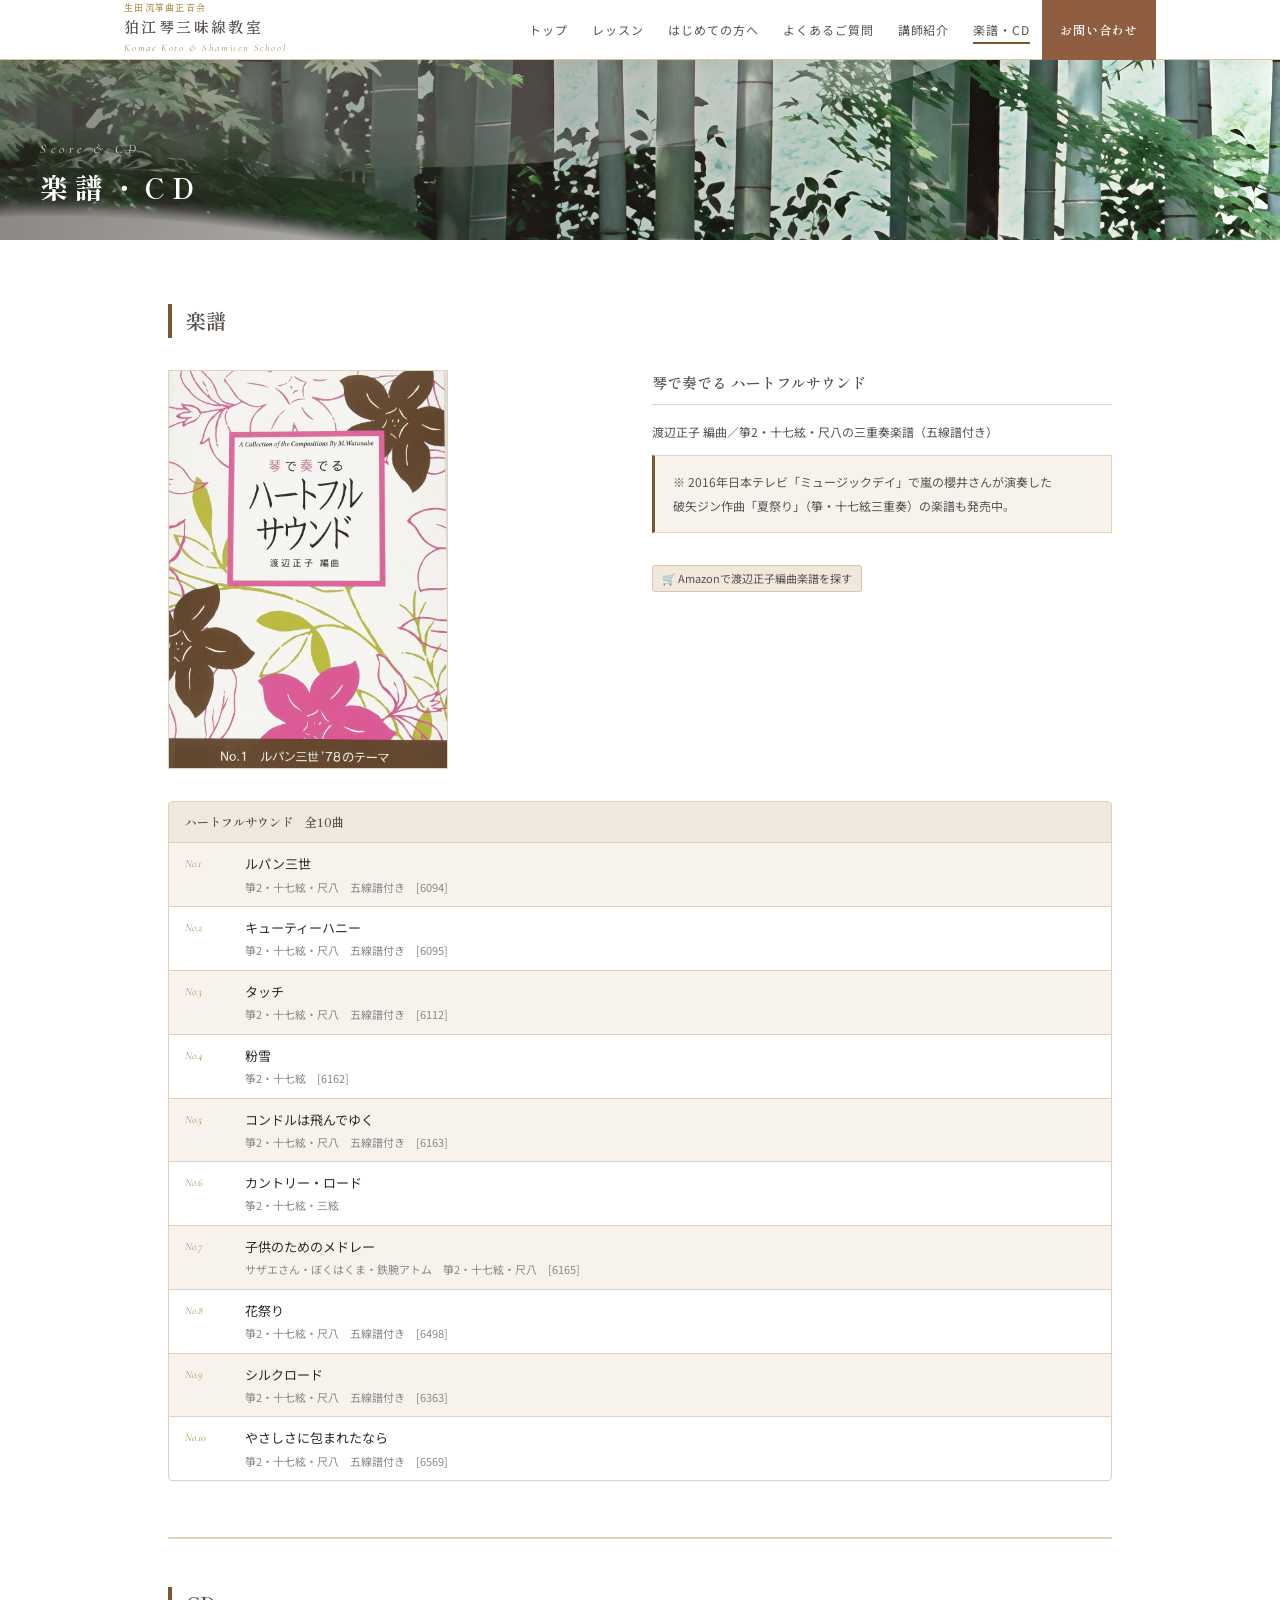
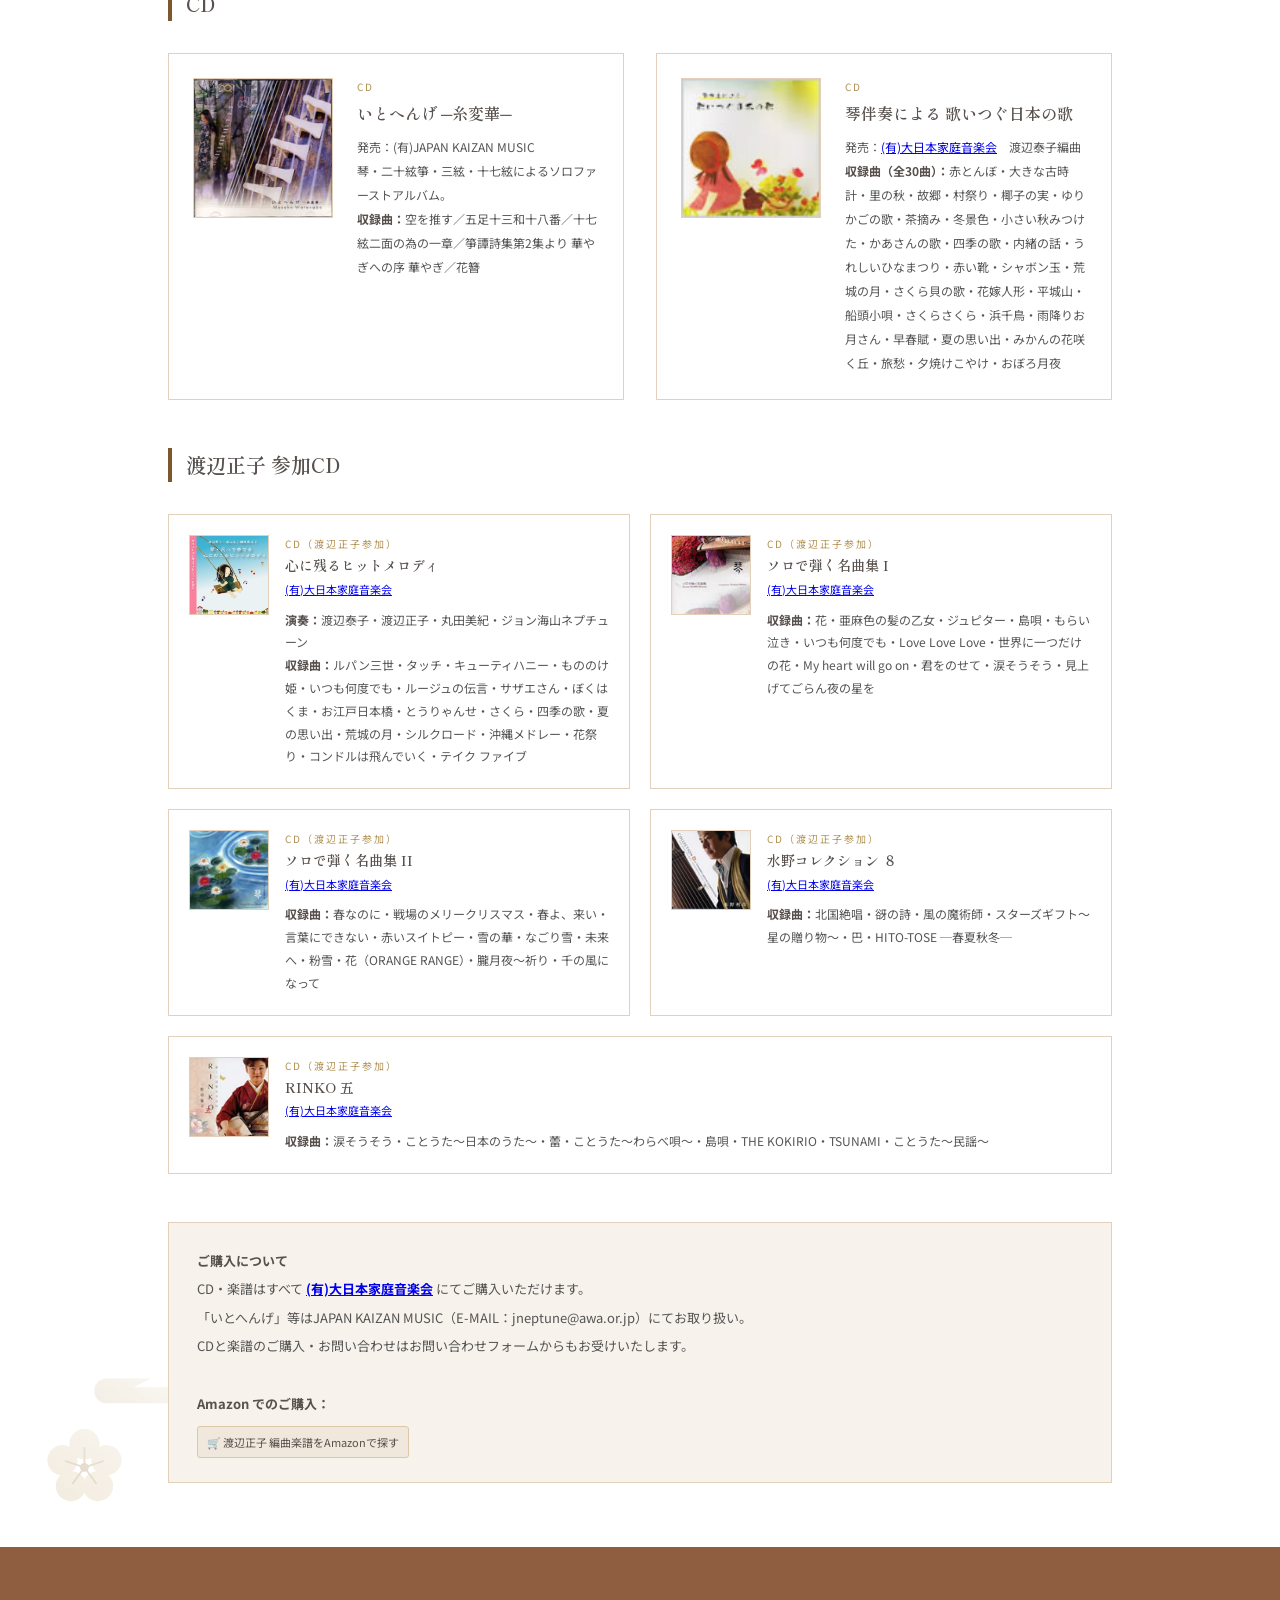
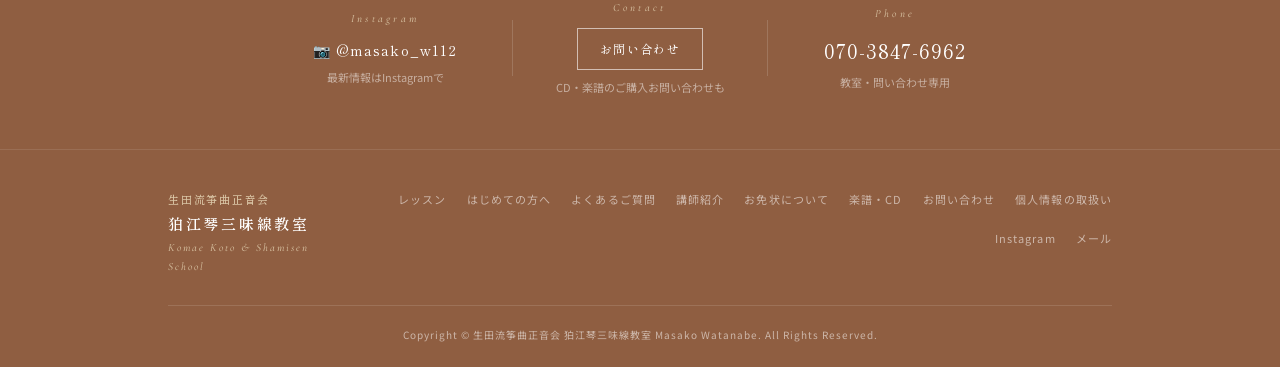
<file: cd/index.html>
<!DOCTYPE html>
<html lang="ja">
<head>
<meta charset="UTF-8" /><meta name="viewport" content="width=device-width, initial-scale=1.0" />
<title>楽譜・CD・DVD | 生田流筝曲正音会 狛江琴三味線教室</title>
<link rel="icon" type="image/png" sizes="32x32" href="../images/favicon-32.png" />
<link rel="icon" href="../images/favicon.ico" sizes="any" />
<link rel="apple-touch-icon" href="../images/apple-touch-icon.png" />
<link rel="canonical" href="https://komaekotoshamisen.github.io/cd/" />
<meta property="og:site_name" content="狛江琴三味線教室" />
<meta property="og:url" content="https://komaekotoshamisen.github.io/cd/" />
<meta property="og:type" content="website" />
<meta property="og:locale" content="ja_JP" />
<link rel="stylesheet" href="../style.css?v=20260705" />
<style>
/* ── セクション見出し ── */
.works-section-title {
  font-family:'Shippori Mincho',serif;
  font-size:20px; font-weight:600;
  color:var(--green-dark);
  border-left:4px solid var(--green);
  padding-left:14px;
  margin-bottom:32px;
}
.works-subsection-title {
  font-family:'Shippori Mincho',serif;
  font-size:15px; font-weight:600;
  color:var(--green-dark);
  border-bottom:1px solid var(--border);
  padding-bottom:8px;
  margin:32px 0 16px;
}

/* ── メインCDカード（画像付き大カード） ── */
.works-grid {
  display:grid;
  grid-template-columns:repeat(2,1fr);
  gap:32px;
  margin-bottom:48px;
}
.work-card {
  display:grid;
  grid-template-columns:140px 1fr;
  gap:24px;
  background:var(--white);
  border:1px solid var(--border);
  padding:24px;
  align-items:start;
  transition:box-shadow .2s;
}
.work-card:hover { box-shadow:0 4px 16px rgba(74,122,66,0.1); }
.work-cover {
  width:140px; height:140px;
  object-fit:cover;
  display:block;
  border:1px solid var(--border);
}
.work-cover-placeholder {
  width:140px; height:140px;
  background:var(--green-bg);
  border:1px solid var(--border);
  display:flex; align-items:center; justify-content:center;
  font-size:11px; color:var(--green-mid);
  text-align:center; flex-shrink:0;
}
.work-type {
  font-size:10px; letter-spacing:.2em;
  color:var(--green-mid);
  display:block; margin-bottom:6px;
}
.work-title {
  font-family:'Shippori Mincho',serif;
  font-size:16px; font-weight:600;
  color:var(--green-dark);
  margin-bottom:10px; line-height:1.5;
}
.work-desc {
  font-size:12px; line-height:2;
  color:var(--ink-mid);
}

/* ── 参加CDコンパクトカード ── */
.participation-grid {
  display:grid;
  grid-template-columns:repeat(2,1fr);
  gap:20px;
  margin-bottom:48px;
}
.participation-card {
  background:var(--white);
  border:1px solid var(--border);
  padding:20px;
  display:flex;
  gap:16px;
  align-items:flex-start;
  transition:box-shadow .2s;
}
.participation-card:hover { box-shadow:0 4px 16px rgba(74,122,66,0.08); }
.participation-cover {
  width:80px; height:80px;
  object-fit:cover;
  border:1px solid var(--border);
  flex-shrink:0;
}
.participation-body { flex:1; min-width:0; }
.participation-card .work-type { font-size:10px; letter-spacing:.2em; color:var(--green-mid); display:block; margin-bottom:4px; }
.participation-card .work-title { font-family:'Shippori Mincho',serif; font-size:14px; font-weight:600; color:var(--green-dark); margin-bottom:4px; line-height:1.4; }
.participation-card .work-publisher { font-size:11px; color:var(--ink-lt); margin-bottom:10px; }
.participation-card .work-desc { font-size:12px; line-height:1.9; color:var(--ink-mid); }

/* ── Amazonリンク ── */
.amazon-link {
  display:inline-flex; align-items:center; gap:5px;
  font-size:11px; color:var(--green-dark);
  text-decoration:none;
  border:1px solid var(--green-lt);
  background:var(--green-bg);
  padding:3px 9px;
  border-radius:3px;
  margin-top:8px;
  transition:background .15s;
}
.amazon-link:hover { background:var(--green-lt); }

/* ── 楽譜リスト ── */
.score-list {
  border:1px solid var(--border);
  border-radius:4px;
  overflow:hidden;
  margin-bottom:32px;
}
.score-list-header {
  background:var(--green-bg);
  padding:10px 16px;
  font-size:12px;
  font-weight:600;
  color:var(--green-dark);
  font-family:'Shippori Mincho',serif;
}
.score-item {
  display:grid;
  grid-template-columns:48px 1fr;
  gap:12px;
  padding:10px 16px;
  border-top:1px solid var(--border);
  align-items:start;
}
.score-item:nth-child(even) { background:var(--green-pale); }
.score-no {
  font-size:11px;
  color:var(--green-mid);
  font-family:'Cormorant Garamond',serif;
  font-style:italic;
  padding-top:2px;
}
.score-title {
  font-size:13px;
  color:var(--ink);
  line-height:1.7;
}
.score-title small {
  display:block;
  font-size:11px;
  color:var(--ink-lt);
  margin-top:2px;
}
.score-catalog {
  font-size:10px;
  color:var(--ink-lt);
  font-family:'Cormorant Garamond',serif;
}

/* ── 楽譜グリッド（2列） ── */
.score-two-col {
  display:grid;
  grid-template-columns:1fr 1fr;
  gap:24px;
  margin-bottom:32px;
}

/* ── 注意書きボックス ── */
.info-box {
  background:var(--green-pale);
  border:1px solid var(--border);
  border-left:3px solid var(--green);
  padding:14px 18px;
  font-size:12px;
  line-height:2;
  color:var(--ink-mid);
  margin-bottom:24px;
}

/* ── 仕切り ── */
.divider { border:none; border-top:2px solid var(--border); margin:56px 0 48px; }

/* ── ご購入について ── */
.purchase-note {
  background:var(--green-pale);
  border:1px solid var(--border);
  padding:24px 28px;
  font-size:13px; line-height:2.2;
  color:var(--ink-mid);
  margin-top:40px;
}
.purchase-note strong { color:var(--green-dark); }

/* 最後のカードを2列幅で表示（デスクトップ） */
.participation-card--full { grid-column: span 2; }

@media(max-width:768px){
  .works-grid { grid-template-columns:1fr; }
  .work-card { grid-template-columns:100px 1fr; gap:16px; }
  .work-cover,.work-cover-placeholder { width:100px; height:100px; }
  .participation-grid { grid-template-columns:1fr; }
  .participation-card--full { grid-column: auto; }
  .participation-cover { width:64px; height:64px; }
  .score-two-col { grid-template-columns:1fr; }
}
</style>
</head>
<body>
<nav class="global-nav">
  <div class="nav-inner">
    <a href="../index.html" class="nav-logo">
      <span class="nav-logo-school">生田流筝曲正音会</span>
      <span class="nav-logo-jp">狛江琴三味線教室</span>
      <span class="nav-logo-en">Komae Koto &amp; Shamisen School</span>
    </a>
    <div class="nav-right">
      <ul class="nav-links" id="navLinks">
        <li><a href="../index.html">トップ</a></li>
        <li><a href="../lesson/index.html">レッスン</a></li>
        <li><a href="../hajimete/index.html">はじめての方へ</a></li>
        <li><a href="../faq/index.html">よくあるご質問</a></li>
        <li><a href="../profile/index.html">講師紹介</a></li>
        <li><a href="../cd/index.html">楽譜・CD</a></li>
        <li><a href="../contact/index.html" class="nav-cta">お問い合わせ</a></li>
      </ul>
      <button class="nav-hamburger" id="hamburger" onclick="toggleMenu()" aria-label="メニュー"><span></span><span></span><span></span></button>
    </div>
  </div>
</nav>

<div class="page-hero">
  <div class="page-hero-img" style="background-image:url('../images/cd_hero.jpg');"></div>
  <div class="page-hero-content">
    <span class="page-hero-en">Score &amp; CD</span>
    <h1 class="page-hero-title">楽譜・CD</h1>
  </div>
</div>
<section class="section wagara-host">
  <div class="wagara-deco" data-anim="fade" style="bottom:0; left:0; width:320px;">
    <svg viewBox="0 0 360 240" xmlns="http://www.w3.org/2000/svg" aria-hidden="true">
      <defs>
        <linearGradient id="wd-fadeBL" x1="0" y1="1" x2="1" y2="0">
          <stop offset="0" stop-color="#fff" stop-opacity="1"/>
          <stop offset=".82" stop-color="#fff" stop-opacity="0"/>
        </linearGradient>
        <mask id="wd-mBL"><rect width="360" height="240" fill="url(#wd-fadeBL)"/></mask>
      </defs>
      <g mask="url(#wd-mBL)" opacity=".55">
        <path d="M150 60 h150 a14 14 0 0 1 0 28 h-70 a14 14 0 0 0 0 28 h120 v18 h-130 a14 14 0 0 1 0 -28 h60 a14 14 0 0 0 0 -28 h-160 a14 14 0 0 1 0 -28 h50 z" fill="#cbb489"/>
        <g transform="translate(95,150)">
          <g fill="#e2d1b4">
            <g transform="rotate(0)"><circle cx="0" cy="-26" r="17"/></g>
            <g transform="rotate(72)"><circle cx="0" cy="-26" r="17"/></g>
            <g transform="rotate(144)"><circle cx="0" cy="-26" r="17"/></g>
            <g transform="rotate(216)"><circle cx="0" cy="-26" r="17"/></g>
            <g transform="rotate(288)"><circle cx="0" cy="-26" r="17"/></g>
          </g>
          <g stroke="#b39a6a" stroke-width="2" stroke-linecap="round">
            <line x1="0" y1="0" x2="0" y2="-22"/><line x1="0" y1="0" x2="21" y2="-7"/>
            <line x1="0" y1="0" x2="13" y2="18"/><line x1="0" y1="0" x2="-13" y2="18"/>
            <line x1="0" y1="0" x2="-21" y2="-7"/>
          </g>
          <circle r="5" fill="#b39a6a"/>
        </g>
      </g>
    </svg>
  </div>
  <div class="container">

    <!-- ════════════ 楽譜 ════════════ -->
    <h2 class="works-section-title" id="HEARTFULL" data-anim>楽譜</h2>

    <!-- ハートフルサウンド -->
    <div class="score-two-col">
      <div>
        <img src="../images/cd_gakufu_heartfull.png" alt="琴で奏でる ハートフルサウンド" style="width:100%;max-width:280px;height:auto;border:1px solid var(--border);display:block;" />
      </div>
      <div>
        <div class="works-subsection-title" style="margin-top:0;">琴で奏でる ハートフルサウンド</div>
        <p style="font-size:12px;color:var(--ink-mid);line-height:1.9;margin-bottom:12px;">渡辺正子 編曲／箏2・十七絃・尺八の三重奏楽譜（五線譜付き）</p>
        <div class="info-box">
          ※ 2016年日本テレビ「ミュージックデイ」で嵐の櫻井さんが演奏した<br>
          破矢ジン作曲「夏祭り」（箏・十七絃三重奏）の楽譜も発売中。
        </div>
        <a href="https://www.amazon.co.jp/s/ref=nb_sb_noss?__mk_ja_JP=%E3%82%AB%E3%82%BF%E3%82%AB%E3%83%8A&url=search-alias%3Daps&field-keywords=%E6%B8%A1%E8%BE%BA%E6%AD%A3%E5%AD%90%E6%A5%BD%E8%AD%9C&rh=i%3Aaps%2Ck%3A%E6%B8%A1%E8%BE%BA%E6%AD%A3%E5%AD%90%E6%A5%BD%E8%AD%9C" target="_blank" rel="noopener" class="amazon-link">🛒 Amazonで渡辺正子編曲楽譜を探す</a>
      </div>
    </div>
    <div class="score-list">
      <div class="score-list-header">ハートフルサウンド　全10曲</div>
      <div class="score-item"><div class="score-no">No.1</div><div class="score-title">ルパン三世<small>箏2・十七絃・尺八　五線譜付き　[6094]</small></div></div>
      <div class="score-item"><div class="score-no">No.2</div><div class="score-title">キューティーハニー<small>箏2・十七絃・尺八　五線譜付き　[6095]</small></div></div>
      <div class="score-item"><div class="score-no">No.3</div><div class="score-title">タッチ<small>箏2・十七絃・尺八　五線譜付き　[6112]</small></div></div>
      <div class="score-item"><div class="score-no">No.4</div><div class="score-title">粉雪<small>筝2・十七絃　[6162]</small></div></div>
      <div class="score-item"><div class="score-no">No.5</div><div class="score-title">コンドルは飛んでゆく<small>箏2・十七絃・尺八　五線譜付き　[6163]</small></div></div>
      <div class="score-item"><div class="score-no">No.6</div><div class="score-title">カントリー・ロード<small>筝2・十七絃・三絃</small></div></div>
      <div class="score-item"><div class="score-no">No.7</div><div class="score-title">子供のためのメドレー<small>サザエさん・ぼくはくま・鉄腕アトム　箏2・十七絃・尺八　[6165]</small></div></div>
      <div class="score-item"><div class="score-no">No.8</div><div class="score-title">花祭り<small>箏2・十七絃・尺八　五線譜付き　[6498]</small></div></div>
      <div class="score-item"><div class="score-no">No.9</div><div class="score-title">シルクロード<small>箏2・十七絃・尺八　五線譜付き　[6363]</small></div></div>
      <div class="score-item"><div class="score-no">No.10</div><div class="score-title">やさしさに包まれたなら<small>箏2・十七絃・尺八　五線譜付き　[6569]</small></div></div>
    </div>

    <hr class="divider" />

    <!-- ════════════ CD（渡辺正子） ════════════ -->
    <h2 class="works-section-title" data-anim>CD</h2>
    <div class="works-grid" data-anim>
      <div class="work-card">
        <img src="../images/cd_cover01.jpg" alt="いとへんげ" class="work-cover" />
        <div>
          <span class="work-type">CD</span>
          <div class="work-title">いとへんげ ─糸変華─</div>
          <p class="work-desc">発売：(有)JAPAN KAIZAN MUSIC<br>
          琴・二十絃箏・三絃・十七絃によるソロファーストアルバム。<br>
          <strong style="color:var(--green-dark);">収録曲：</strong>空を推す／五足十三和十八番／十七絃二面の為の一章／箏譚詩集第2集より 華やぎへの序 華やぎ／花簪</p>
        </div>
      </div>
      <div class="work-card">
        <img src="../images/cd_cover02.jpg" alt="歌いつぐ日本の歌" class="work-cover" />
        <div>
          <span class="work-type">CD</span>
          <div class="work-title">琴伴奏による 歌いつぐ日本の歌</div>
          <p class="work-desc">発売：<a href="https://dainihon-kateiongaku.easy-myshop.jp/" target="_blank" rel="noopener">(有)大日本家庭音楽会</a>　渡辺泰子編曲<br>
          <strong style="color:var(--green-dark);">収録曲（全30曲）：</strong>赤とんぼ・大きな古時計・里の秋・故郷・村祭り・椰子の実・ゆりかごの歌・茶摘み・冬景色・小さい秋みつけた・かあさんの歌・四季の歌・内緒の話・うれしいひなまつり・赤い靴・シャボン玉・荒城の月・さくら貝の歌・花嫁人形・平城山・船頭小唄・さくらさくら・浜千鳥・雨降りお月さん・早春賦・夏の思い出・みかんの花咲く丘・旅愁・夕焼けこやけ・おぼろ月夜</p>
        </div>
      </div>
    </div>

    <!-- ════════════ 渡辺正子 参加CD ════════════ -->
    <h2 class="works-section-title" data-anim>渡辺正子 参加CD</h2>
    <div class="participation-grid" data-anim>
      <div class="participation-card">
        <img src="../images/cd_cover03.jpg" alt="心に残るヒットメロディ" class="participation-cover" />
        <div class="participation-body">
          <span class="work-type">CD（渡辺正子参加）</span>
          <div class="work-title">心に残るヒットメロディ</div>
          <div class="work-publisher"><a href="https://dainihon-kateiongaku.easy-myshop.jp/" target="_blank" rel="noopener">(有)大日本家庭音楽会</a></div>
          <p class="work-desc">
            <strong style="color:var(--green-dark);">演奏：</strong>渡辺泰子・渡辺正子・丸田美紀・ジョン海山ネプチューン<br>
            <strong style="color:var(--green-dark);">収録曲：</strong>ルパン三世・タッチ・キューティハニー・もののけ姫・いつも何度でも・ルージュの伝言・サザエさん・ぼくはくま・お江戸日本橋・とうりゃんせ・さくら・四季の歌・夏の思い出・荒城の月・シルクロード・沖縄メドレー・花祭り・コンドルは飛んでいく・テイク ファイブ
          </p>
        </div>
      </div>
      <div class="participation-card">
        <img src="../images/cd_solo01.jpg" alt="ソロで弾く名曲集 I" class="participation-cover" />
        <div class="participation-body">
          <span class="work-type">CD（渡辺正子参加）</span>
          <div class="work-title">ソロで弾く名曲集 I</div>
          <div class="work-publisher"><a href="https://dainihon-kateiongaku.easy-myshop.jp/" target="_blank" rel="noopener">(有)大日本家庭音楽会</a></div>
          <p class="work-desc">
            <strong style="color:var(--green-dark);">収録曲：</strong>花・亜麻色の髪の乙女・ジュピター・島唄・もらい泣き・いつも何度でも・Love Love Love・世界に一つだけの花・My heart will go on・君をのせて・涙そうそう・見上げてごらん夜の星を
          </p>
        </div>
      </div>
      <div class="participation-card">
        <img src="../images/cd_solo02.jpg" alt="ソロで弾く名曲集 II" class="participation-cover" />
        <div class="participation-body">
          <span class="work-type">CD（渡辺正子参加）</span>
          <div class="work-title">ソロで弾く名曲集 II</div>
          <div class="work-publisher"><a href="https://dainihon-kateiongaku.easy-myshop.jp/" target="_blank" rel="noopener">(有)大日本家庭音楽会</a></div>
          <p class="work-desc">
            <strong style="color:var(--green-dark);">収録曲：</strong>春なのに・戦場のメリークリスマス・春よ、来い・言葉にできない・赤いスイトピー・雪の華・なごり雪・未来へ・粉雪・花（ORANGE RANGE）・朧月夜～祈り・千の風になって
          </p>
        </div>
      </div>
      <div class="participation-card">
        <img src="../images/cd_mizuno.jpg" alt="水野コレクション８" class="participation-cover" />
        <div class="participation-body">
          <span class="work-type">CD（渡辺正子参加）</span>
          <div class="work-title">水野コレクション ８</div>
          <div class="work-publisher"><a href="https://dainihon-kateiongaku.easy-myshop.jp/" target="_blank" rel="noopener">(有)大日本家庭音楽会</a></div>
          <p class="work-desc">
            <strong style="color:var(--green-dark);">収録曲：</strong>北国絶唱・谺の詩・風の魔術師・スターズギフト～星の贈り物～・巴・HITO-TOSE ─春夏秋冬─
          </p>
        </div>
      </div>
      <div class="participation-card participation-card--full">
        <img src="../images/cd_rinko.jpg" alt="RINKO五" class="participation-cover" />
        <div class="participation-body">
          <span class="work-type">CD（渡辺正子参加）</span>
          <div class="work-title">RINKO 五</div>
          <div class="work-publisher"><a href="https://dainihon-kateiongaku.easy-myshop.jp/" target="_blank" rel="noopener">(有)大日本家庭音楽会</a></div>
          <p class="work-desc">
            <strong style="color:var(--green-dark);">収録曲：</strong>涙そうそう・ことうた～日本のうた～・蕾・ことうた～わらべ唄～・島唄・THE KOKIRIO・TSUNAMI・ことうた～民謡～
          </p>
        </div>
      </div>
    </div>

    <!-- ご購入について -->
    <div class="purchase-note">
      <strong>ご購入について</strong><br>
      CD・楽譜はすべて <strong><a href="https://dainihon-kateiongaku.easy-myshop.jp/" target="_blank" rel="noopener">(有)大日本家庭音楽会</a></strong> にてご購入いただけます。<br>
      「いとへんげ」等はJAPAN KAIZAN MUSIC（E-MAIL：jneptune@awa.or.jp）にてお取り扱い。<br>
      CDと楽譜のご購入・お問い合わせはお問い合わせフォームからもお受けいたします。<br><br>
      <strong>Amazon でのご購入：</strong><br>
      <a href="https://www.amazon.co.jp/s/ref=nb_sb_noss?__mk_ja_JP=%E3%82%AB%E3%82%BF%E3%82%AB%E3%83%8A&url=search-alias%3Daps&field-keywords=%E6%B8%A1%E8%BE%BA%E6%AD%A3%E5%AD%90%E6%A5%BD%E8%AD%9C&rh=i%3Aaps%2Ck%3A%E6%B8%A1%E8%BE%BA%E6%AD%A3%E5%AD%90%E6%A5%BD%E8%AD%9C" target="_blank" rel="noopener" class="amazon-link">🛒 渡辺正子 編曲楽譜をAmazonで探す</a>
    </div>

  </div>
</section>

<div class="unified-cta">
  <div class="unified-cta-inner">
    <div class="ucta-col">
      <span class="ucta-label">Instagram</span>
      <a href="https://www.instagram.com/masako_w112/" target="_blank" rel="noopener" class="ucta-ig">📷 @masako_w112</a>
      <p class="ucta-sub">最新情報はInstagramで</p>
    </div>
    <div class="ucta-div"></div>
    <div class="ucta-col">
      <span class="ucta-label">Contact</span>
      <a href="../contact/index.html" class="ucta-btn">お問い合わせ</a>
      <p class="ucta-sub" style="margin-top:8px;">CD・楽譜のご購入お問い合わせも</p>
    </div>
    <div class="ucta-div"></div>
    <div class="ucta-col">
      <span class="ucta-label">Phone</span>
      <a class="ucta-tel" href="tel:070-3847-6962">070-3847-6962</a>
      <p class="ucta-sub">教室・問い合わせ専用</p>
    </div>
  </div>
</div>

<footer class="global-footer">
  <div class="container">
    <div class="footer-inner">
      <div><p class="footer-logo-jp"><span class="footer-logo-school">生田流筝曲正音会</span>狛江琴三味線教室</p><span class="footer-logo-en">Komae Koto &amp; Shamisen School</span></div>
            <nav class="footer-nav">
        <a href="../lesson/index.html">レッスン</a>
        <a href="../hajimete/index.html">はじめての方へ</a>
        <a href="../faq/index.html">よくあるご質問</a>
        <a href="../profile/index.html">講師紹介</a>
        <a href="../omenjo/index.html">お免状について</a>
        <a href="../cd/index.html">楽譜・CD</a>
        <a href="../contact/index.html">お問い合わせ</a>
        <a href="../privacy/index.html">個人情報の取扱い</a>
        <a href="https://www.instagram.com/masako_w112/" target="_blank" rel="noopener">Instagram</a>
        <a href="mailto:komaekotoshamisen@gmail.com">メール</a>
      </nav>
    </div>
    <p class="footer-copy">Copyright &copy; 生田流筝曲正音会 狛江琴三味線教室 Masako Watanabe. All Rights Reserved.</p>
  </div>
</footer>
<script src="../common.js"></script>
</body>
</html>
</file>
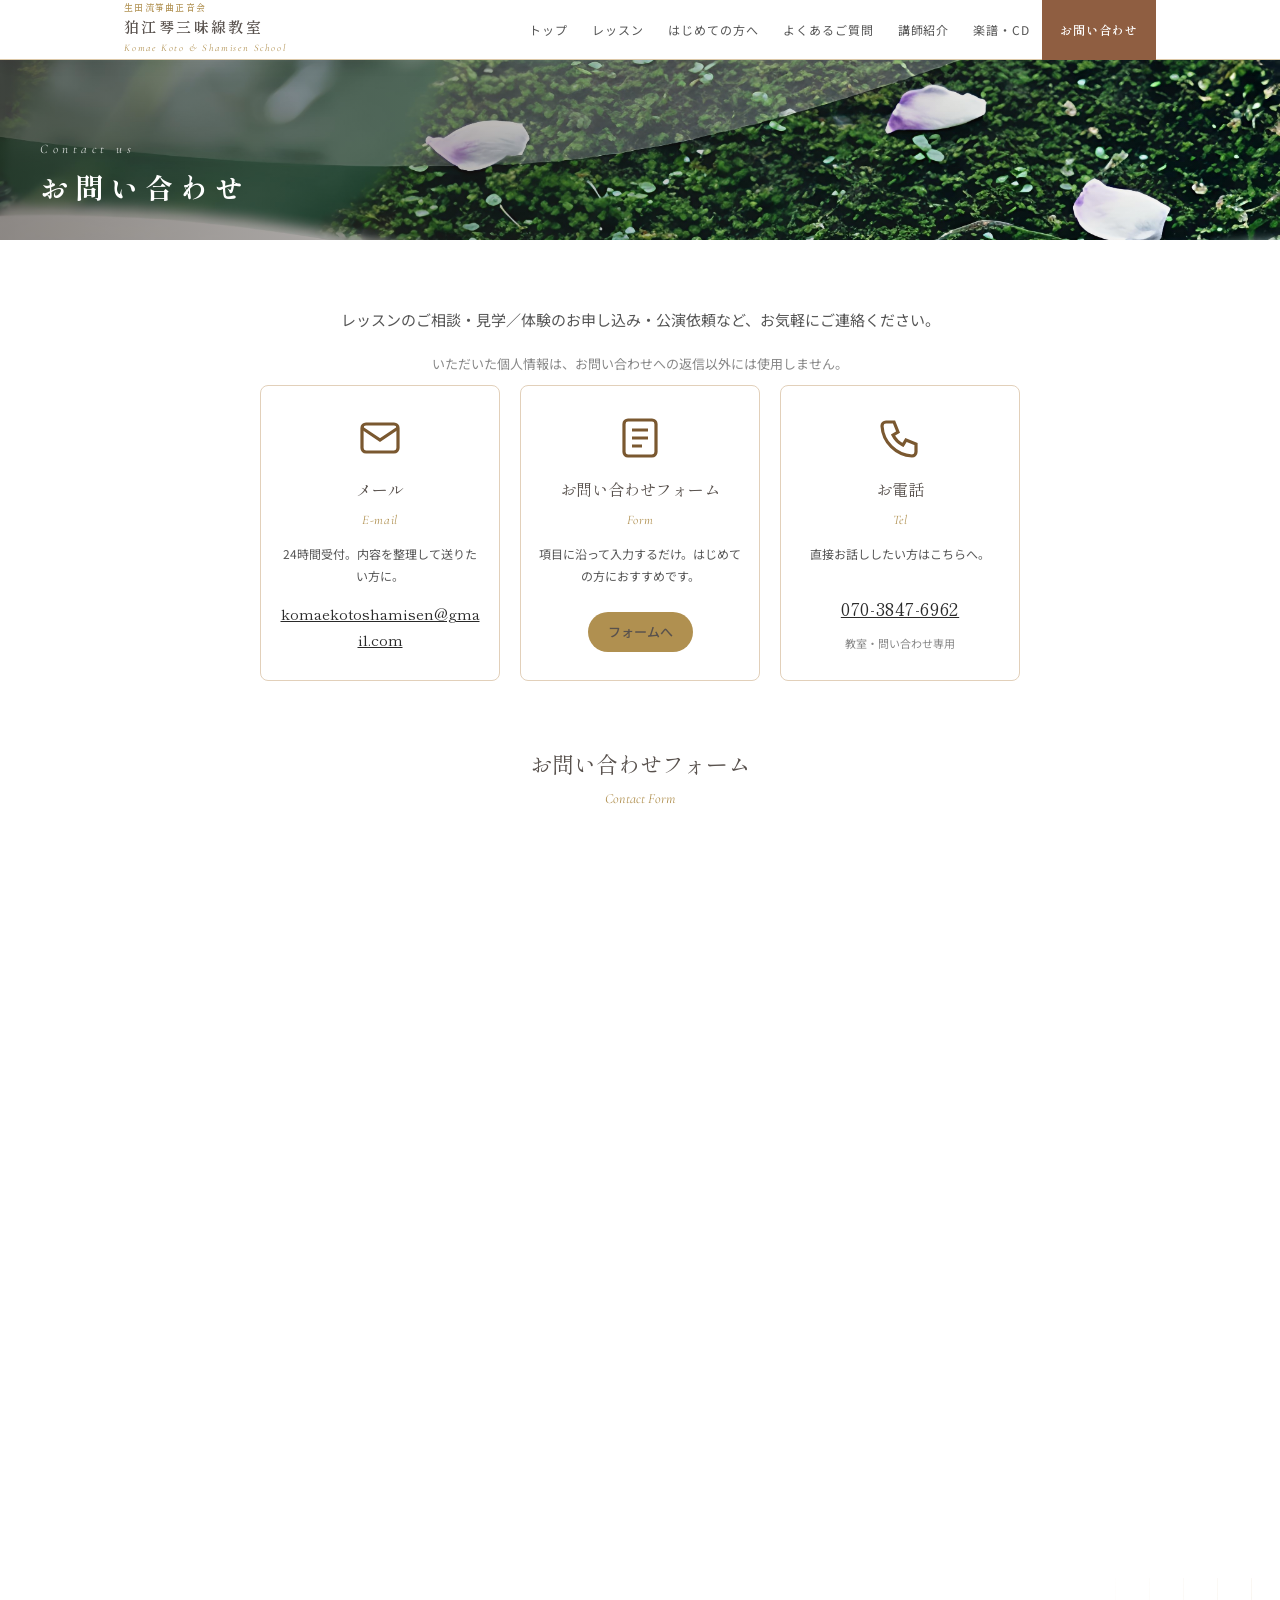
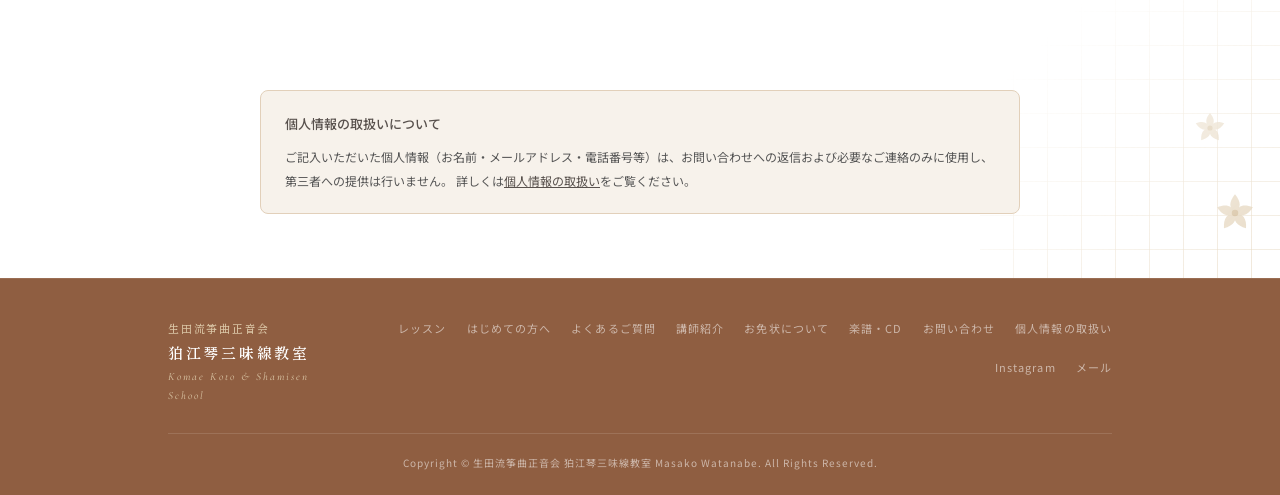
<file: contact/index.html>
<!DOCTYPE html>
<html lang="ja">
<head>
<meta charset="UTF-8" /><meta name="viewport" content="width=device-width, initial-scale=1.0" />
<title>お問い合わせ | 狛江琴三味線教室（渡辺正子）</title>
<link rel="icon" type="image/png" sizes="32x32" href="../images/favicon-32.png" />
<link rel="icon" href="../images/favicon.ico" sizes="any" />
<link rel="apple-touch-icon" href="../images/apple-touch-icon.png" />
<link rel="canonical" href="https://komaekotoshamisen.github.io/contact/" />
<meta property="og:site_name" content="狛江琴三味線教室" />
<meta property="og:url" content="https://komaekotoshamisen.github.io/contact/" />
<meta property="og:type" content="website" />
<meta property="og:locale" content="ja_JP" />
<link rel="stylesheet" href="../style.css?v=20260705" />
<style>
/* 導入文 */
.contact-lead { max-width:760px; margin:0 auto 8px; text-align:center; font-size:15px; line-height:2.1; color:var(--ink-mid); }
.contact-lead .priv { display:block; margin-top:14px; font-size:13px; color:var(--ink-lt); }

/* お問い合わせ方法カード */
.method-grid { display:grid; grid-template-columns:repeat(3,1fr); gap:20px; margin-top:8px; max-width:760px; margin-left:auto; margin-right:auto; }
.method-card {
  background:var(--white); border:1px solid var(--border); border-radius:8px;
  padding:28px 18px; text-align:center; display:flex; flex-direction:column; align-items:center;
  transition:transform .25s ease, box-shadow .25s ease;
}
.method-card:hover { transform:translateY(-4px); box-shadow:0 10px 24px rgba(46,38,32,.10); }
.method-icon { width:48px; height:48px; margin-bottom:14px; color:var(--green); }
.method-icon svg { width:100%; height:100%; }
.method-card h3 { font-family:'Shippori Mincho',serif; font-size:16px; color:var(--green-dark); margin-bottom:6px; }
.method-card .en { font-family:'Cormorant Garamond',serif; font-style:italic; font-size:13px; color:var(--green-mid); letter-spacing:.04em; margin-bottom:12px; }
.method-card p { font-size:12px; color:var(--ink-mid); line-height:1.85; margin-bottom:14px; flex:1; }
.method-value { font-family:'Shippori Mincho',serif; font-size:15px; color:var(--ink); word-break:break-all; line-height:1.7; }
.method-value.tel { font-size:18px; letter-spacing:.04em; }
.method-btn {
  display:inline-block; margin-top:6px; padding:9px 20px; border-radius:999px;
  background:var(--green-mid); color:var(--green-dark); font-size:13px; font-weight:500;
  text-decoration:none; transition:background .2s, color .2s;
}
.method-btn:hover { background:var(--brown-bg); color:var(--white); }
.method-btn.is-soon { background:var(--green-pale); color:var(--ink-lt); pointer-events:none; border:1px dashed var(--border); }
.method-sub { font-size:11px; color:var(--ink-lt); margin-top:10px; }

/* フォーム */
.form-block { margin-top:64px; }
.form-head { text-align:center; margin-bottom:24px; }
.form-head h2 { font-family:'Shippori Mincho',serif; font-size:22px; color:var(--green-dark); }
.form-head .en { font-family:'Cormorant Garamond',serif; font-style:italic; font-size:14px; color:var(--green-mid); display:block; margin-top:4px; }
.gform-shell { max-width:680px; margin:0 auto; }
.gform-shell iframe { width:100%; border:0; min-height:600px; }

.privacy-box { background:var(--green-pale); border:1px solid var(--border); border-radius:8px; padding:20px 24px; margin:48px auto 0; max-width:760px; font-size:12px; line-height:2; color:var(--ink-mid); }
.privacy-box h3 { font-size:13px; font-weight:500; color:var(--green-dark); margin-bottom:8px; }
.privacy-box a { color:var(--green-dark); }

@media(max-width:880px){ .method-grid{grid-template-columns:repeat(2,1fr);} }
@media(max-width:480px){ .method-grid{grid-template-columns:1fr;} }
</style>
</head>
<body>
<nav class="global-nav">
  <div class="nav-inner">
    <a href="../index.html" class="nav-logo">
      <span class="nav-logo-school">生田流筝曲正音会</span>
      <span class="nav-logo-jp">狛江琴三味線教室</span>
      <span class="nav-logo-en">Komae Koto &amp; Shamisen School</span>
    </a>
    <div class="nav-right">
      <ul class="nav-links" id="navLinks">
        <li><a href="../index.html">トップ</a></li>
        <li><a href="../lesson/index.html">レッスン</a></li>
        <li><a href="../hajimete/index.html">はじめての方へ</a></li>
        <li><a href="../faq/index.html">よくあるご質問</a></li>
        <li><a href="../profile/index.html">講師紹介</a></li>
        <li><a href="../cd/index.html">楽譜・CD</a></li>
        <li><a href="../contact/index.html" class="nav-cta">お問い合わせ</a></li>
      </ul>
      <button class="nav-hamburger" id="hamburger" onclick="toggleMenu()" aria-label="メニュー"><span></span><span></span><span></span></button>
    </div>
  </div>
</nav>

<div class="page-hero">
  <div class="page-hero-img" style="background-image:url('../images/contact_hero.jpg');"></div>
  <div class="page-hero-content">
    <span class="page-hero-en">Contact us</span>
    <h1 class="page-hero-title">お問い合わせ</h1>
  </div>
</div>

<section class="section wagara-host">
  <div class="wagara-deco" data-anim="fade" style="bottom:0; right:0; width:300px;">
    <svg viewBox="0 0 300 300" xmlns="http://www.w3.org/2000/svg" aria-hidden="true">
      <defs>
        <pattern id="wd-koushi" width="34" height="34" patternUnits="userSpaceOnUse">
          <path d="M34 0 V34 M0 34 H34" fill="none" stroke="#dcc8a8" stroke-width="1.2"/>
        </pattern>
        <linearGradient id="wd-fadeBR2" x1="1" y1="1" x2="0" y2="0">
          <stop offset="0" stop-color="#fff" stop-opacity="1"/>
          <stop offset=".8" stop-color="#fff" stop-opacity="0"/>
        </linearGradient>
        <mask id="wd-mBR2"><rect width="300" height="300" fill="url(#wd-fadeBR2)"/></mask>
      </defs>
      <g mask="url(#wd-mBR2)">
        <rect width="300" height="300" fill="url(#wd-koushi)" opacity=".72"/>
        <g opacity=".78">
          <g transform="translate(230,150)">
            <g fill="#e0cfb2">
              <g transform="rotate(0)"><path d="M0 -15 C 5 -9, 5 -4, 0 0 C -5 -4, -5 -9, 0 -15 Z"/></g>
              <g transform="rotate(72)"><path d="M0 -15 C 5 -9, 5 -4, 0 0 C -5 -4, -5 -9, 0 -15 Z"/></g>
              <g transform="rotate(144)"><path d="M0 -15 C 5 -9, 5 -4, 0 0 C -5 -4, -5 -9, 0 -15 Z"/></g>
              <g transform="rotate(216)"><path d="M0 -15 C 5 -9, 5 -4, 0 0 C -5 -4, -5 -9, 0 -15 Z"/></g>
              <g transform="rotate(288)"><path d="M0 -15 C 5 -9, 5 -4, 0 0 C -5 -4, -5 -9, 0 -15 Z"/></g>
            </g>
            <circle r="2.6" fill="#c9ad82"/>
          </g>
          <g transform="translate(255,235) scale(1.25)">
            <g fill="#e0cfb2">
              <g transform="rotate(0)"><path d="M0 -15 C 5 -9, 5 -4, 0 0 C -5 -4, -5 -9, 0 -15 Z"/></g>
              <g transform="rotate(72)"><path d="M0 -15 C 5 -9, 5 -4, 0 0 C -5 -4, -5 -9, 0 -15 Z"/></g>
              <g transform="rotate(144)"><path d="M0 -15 C 5 -9, 5 -4, 0 0 C -5 -4, -5 -9, 0 -15 Z"/></g>
              <g transform="rotate(216)"><path d="M0 -15 C 5 -9, 5 -4, 0 0 C -5 -4, -5 -9, 0 -15 Z"/></g>
              <g transform="rotate(288)"><path d="M0 -15 C 5 -9, 5 -4, 0 0 C -5 -4, -5 -9, 0 -15 Z"/></g>
            </g>
            <circle r="2.6" fill="#c9ad82"/>
          </g>
        </g>
      </g>
    </svg>
  </div>
  <div class="container">

    <!-- 導入文 -->
    <p class="contact-lead" data-anim>
      レッスンのご相談・見学／体験のお申し込み・公演依頼など、お気軽にご連絡ください。
      <span class="priv">いただいた個人情報は、お問い合わせへの返信以外には使用しません。</span>
    </p>

    <!-- お問い合わせ方法（3つ） -->
    <div class="method-grid" data-anim>

      <!-- メール -->
      <div class="method-card">
        <span class="method-icon">
          <svg viewBox="0 0 24 24" fill="none" stroke="currentColor" stroke-width="1.6"><rect x="3" y="5" width="18" height="14" rx="2"/><path d="m3 7 9 6 9-6"/></svg>
        </span>
        <h3>メール</h3>
        <span class="en">E-mail</span>
        <p>24時間受付。内容を整理して送りたい方に。</p>
        <a class="method-value" href="mailto:komaekotoshamisen@gmail.com">komaekotoshamisen@gmail.com</a>
      </div>

      <!-- お問い合わせフォーム -->
      <div class="method-card">
        <span class="method-icon">
          <svg viewBox="0 0 24 24" fill="none" stroke="currentColor" stroke-width="1.6"><rect x="4" y="3" width="16" height="18" rx="2"/><path d="M8 8h8M8 12h8M8 16h5"/></svg>
        </span>
        <h3>お問い合わせフォーム</h3>
        <span class="en">Form</span>
        <p>項目に沿って入力するだけ。はじめての方におすすめです。</p>
        <a class="method-btn" href="#contact-form">フォームへ</a>
      </div>

      <!-- お電話 -->
      <div class="method-card">
        <span class="method-icon">
          <svg viewBox="0 0 24 24" fill="none" stroke="currentColor" stroke-width="1.6"><path d="M5 4h4l2 5-2.5 1.5a11 11 0 0 0 5 5L15 13l5 2v4a2 2 0 0 1-2 2A16 16 0 0 1 3 6a2 2 0 0 1 2-2z"/></svg>
        </span>
        <h3>お電話</h3>
        <span class="en">Tel</span>
        <p>直接お話ししたい方はこちらへ。</p>
        <a class="method-value tel" href="tel:070-3847-6962">070-3847-6962</a>
        <span class="method-sub">教室・問い合わせ専用</span>
      </div>

    </div>

    <!-- フォーム本体 -->
    <div class="form-block" id="contact-form" data-anim>
      <div class="form-head">
        <h2>お問い合わせフォーム</h2>
        <span class="en">Contact Form</span>
      </div>
      <div class="gform-shell">
        <!-- ▼▼▼ Google フォームの iframe を貼り付ける場所 ▼▼▼ -->
        <iframe src="https://docs.google.com/forms/d/e/1FAIpQLSephRWUBifH7VfDJZd6Or9fL5fJpJl0Ijw4kJj26YbB83RGSQ/viewform?embedded=true" width="640" height="800" frameborder="0" marginheight="0" marginwidth="0">読み込んでいます…</iframe>
        <!-- ▲▲▲ ここまで ▲▲▲ -->
      </div>
    </div>

    <div class="privacy-box" data-anim>
      <h3>個人情報の取扱いについて</h3>
      <p>
        ご記入いただいた個人情報（お名前・メールアドレス・電話番号等）は、お問い合わせへの返信および必要なご連絡のみに使用し、第三者への提供は行いません。
        詳しくは<a href="../privacy/index.html">個人情報の取扱い</a>をご覧ください。
      </p>
    </div>

  </div>
</section>

<footer class="global-footer">
  <div class="container">
    <div class="footer-inner">
      <div><p class="footer-logo-jp"><span class="footer-logo-school">生田流筝曲正音会</span>狛江琴三味線教室</p><span class="footer-logo-en">Komae Koto &amp; Shamisen School</span></div>
            <nav class="footer-nav">
        <a href="../lesson/index.html">レッスン</a>
        <a href="../hajimete/index.html">はじめての方へ</a>
        <a href="../faq/index.html">よくあるご質問</a>
        <a href="../profile/index.html">講師紹介</a>
        <a href="../omenjo/index.html">お免状について</a>
        <a href="../cd/index.html">楽譜・CD</a>
        <a href="../contact/index.html">お問い合わせ</a>
        <a href="../privacy/index.html">個人情報の取扱い</a>
        <a href="https://www.instagram.com/masako_w112/" target="_blank" rel="noopener">Instagram</a>
        <a href="mailto:komaekotoshamisen@gmail.com">メール</a>
      </nav>
    </div>
    <p class="footer-copy">Copyright &copy; 生田流筝曲正音会 狛江琴三味線教室 Masako Watanabe. All Rights Reserved.</p>
  </div>
</footer>
<script src="../common.js"></script>
</body>
</html>
</file>
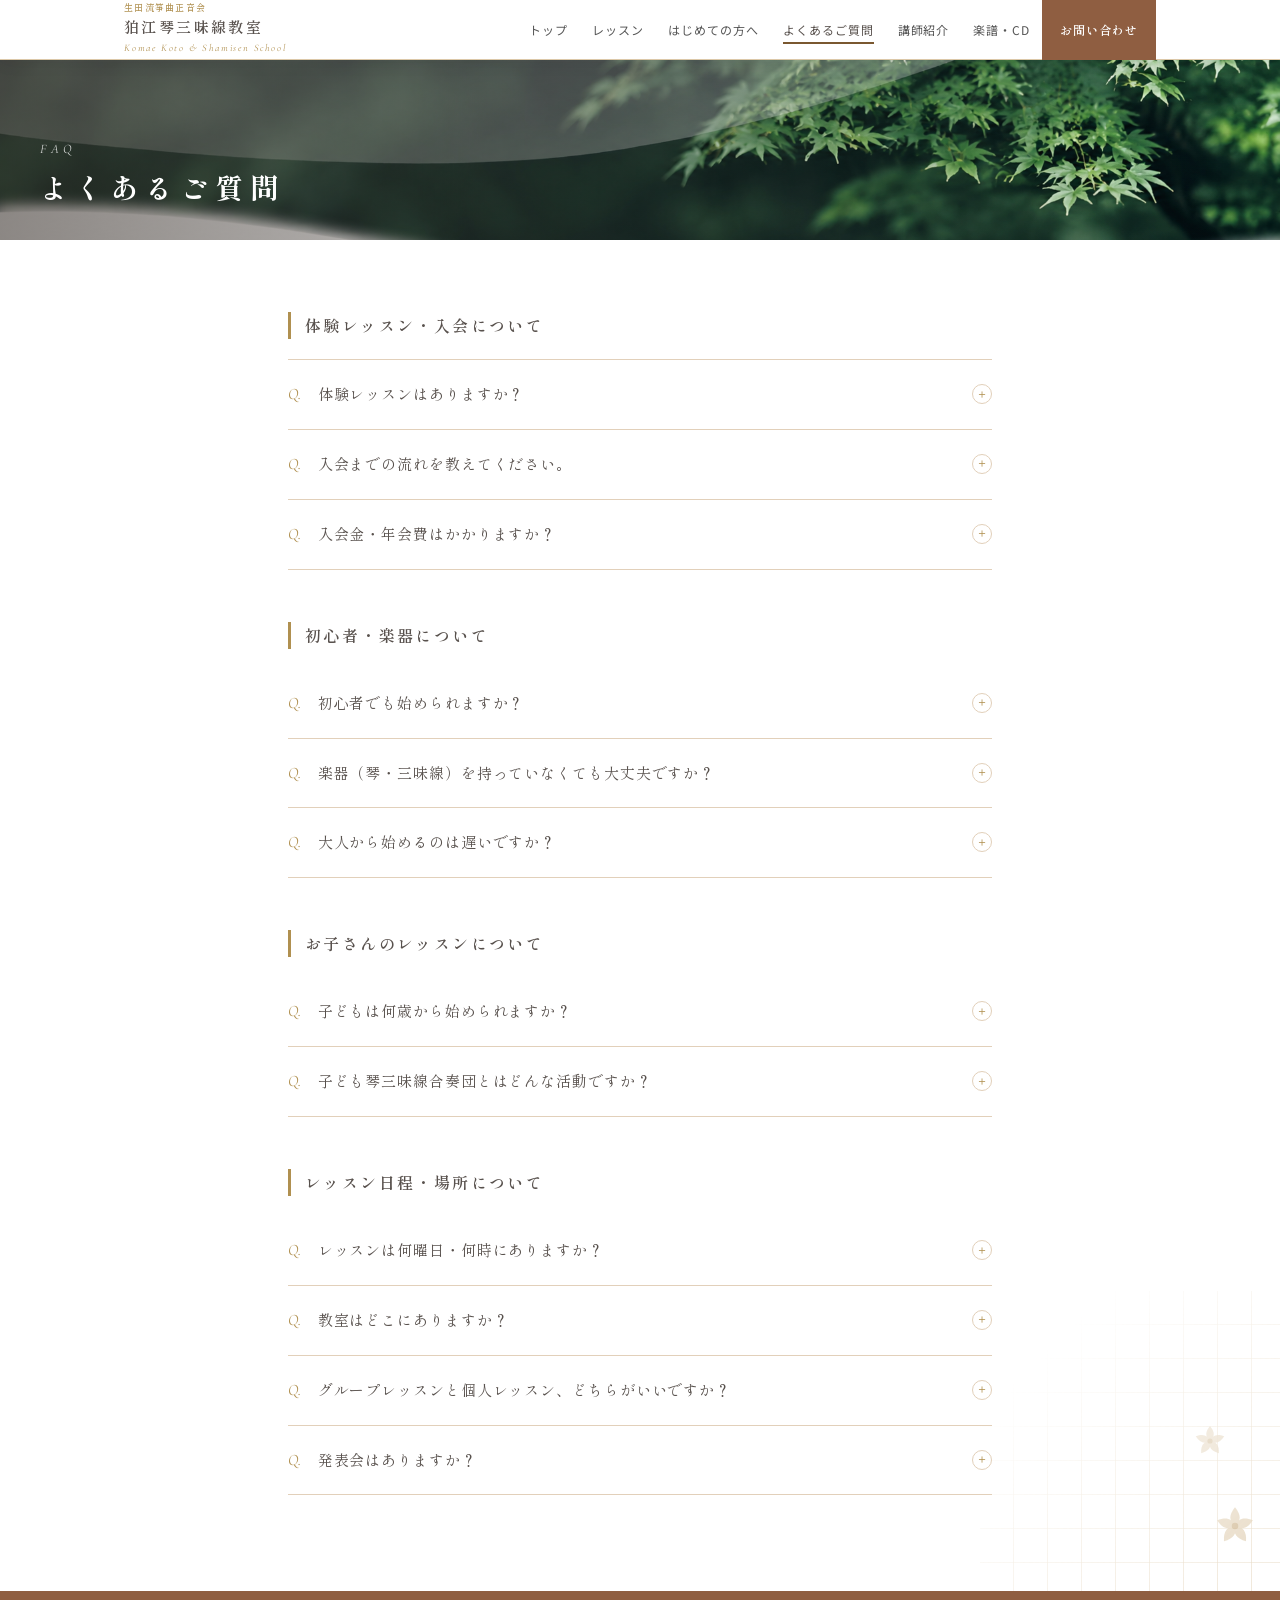
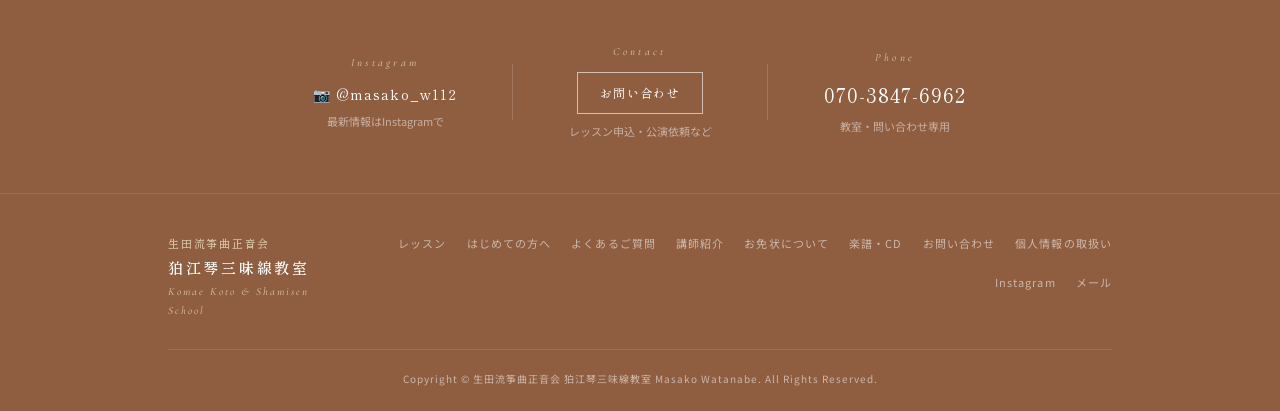
<file: faq/index.html>
<!DOCTYPE html>
<html lang="ja">
<head>
<meta charset="UTF-8" />
<meta name="viewport" content="width=device-width, initial-scale=1.0" />
<title>よくあるご質問 | 生田流筝曲正音会 狛江琴三味線教室</title>
<meta name="description" content="生田流筝曲正音会 狛江琴三味線教室（渡辺正子）のよくあるご質問。初心者・楽器・レッスン日・料金・体験レッスンなどについてお答えします。" />
<link rel="icon" type="image/png" sizes="32x32" href="../images/favicon-32.png" />
<link rel="icon" href="../images/favicon.ico" sizes="any" />
<link rel="apple-touch-icon" href="../images/apple-touch-icon.png" />
<link rel="canonical" href="https://komaekotoshamisen.github.io/faq/" />
<meta property="og:site_name" content="狛江琴三味線教室" />
<meta property="og:url" content="https://komaekotoshamisen.github.io/faq/" />
<meta property="og:type" content="website" />
<meta property="og:locale" content="ja_JP" />
<link rel="preconnect" href="https://fonts.googleapis.com" />
<link rel="preconnect" href="https://fonts.gstatic.com" crossorigin />
<link href="https://fonts.googleapis.com/css2?family=Shippori+Mincho:wght@400;600;700&family=Noto+Sans+JP:wght@300;400;500&family=Cormorant+Garamond:ital,wght@0,300;1,300;1,400&display=swap" rel="stylesheet" />
<link rel="stylesheet" href="../style.css?v=20260705" />
<style>
*, *::before, *::after { box-sizing: border-box; margin: 0; padding: 0; }


/* メインコンテンツ */
.faq-section {
  padding: 72px 0 96px;
  background: var(--white);
}
.faq-container {
  max-width: 760px; margin: 0 auto; padding: 0 28px;
}

/* カテゴリ見出し */
.faq-category {
  font-family: 'Shippori Mincho', serif;
  font-size: 16px; font-weight: 600;
  letter-spacing: .15em; color: var(--green-dark);
  border-left: 3px solid var(--green-mid);
  padding-left: 14px;
  margin: 52px 0 20px;
}
.faq-category:first-of-type { margin-top: 0; }

/* アコーディオン */
.faq-item {
  border-bottom: 1px solid var(--border);
}
.faq-item:first-of-type { border-top: 1px solid var(--border); }

.faq-question {
  width: 100%; text-align: left;
  background: none; border: none; cursor: pointer;
  padding: 20px 0;
  display: flex; align-items: flex-start; gap: 16px;
}
.faq-question:hover .faq-q-text { color: var(--green); }

.faq-q-label {
  font-family: 'Cormorant Garamond', serif;
  font-size: 16px; font-style: italic;
  color: var(--green-mid);
  flex-shrink: 0; line-height: 1.8;
  letter-spacing: .05em;
}
.faq-q-text {
  font-family: 'Shippori Mincho', serif;
  font-size: 15px; letter-spacing: .06em;
  color: var(--green-dark); line-height: 1.8;
  flex: 1; text-align: left;
  transition: color .2s;
}
.faq-q-icon {
  flex-shrink: 0; width: 20px; height: 20px;
  border: 1px solid var(--border); border-radius: 50%;
  display: flex; align-items: center; justify-content: center;
  margin-top: 4px;
  transition: transform .3s, background .2s;
  font-size: 12px; color: var(--green-mid);
}
.faq-item.open .faq-q-icon {
  transform: rotate(45deg);
  background: var(--brown-bg); color: var(--white);
  border-color: var(--brown-bg);
}

.faq-answer {
  display: none;
  padding: 0 0 24px 36px;
}
.faq-item.open .faq-answer { display: block; }

.faq-a-label {
  font-family: 'Cormorant Garamond', serif;
  font-size: 14px; font-style: italic;
  color: var(--green-mid); margin-right: 10px;
}
.faq-a-text {
  font-size: 13px; line-height: 2.2; color: var(--ink-mid);
  display: inline;
}
.faq-a-text a {
  color: var(--green); text-decoration: underline;
  text-underline-offset: 3px;
}
</style>
</head>
<body>

<!-- ── NAV ── -->
<nav class="global-nav">
  <div class="nav-inner">
    <a href="../index.html" class="nav-logo">
      <span class="nav-logo-school">生田流筝曲正音会</span>
      <span class="nav-logo-jp">狛江琴三味線教室</span>
      <span class="nav-logo-en">Komae Koto &amp; Shamisen School</span>
    </a>
    <div class="nav-right">
      <ul class="nav-links" id="navLinks">
        <li><a href="../index.html">トップ</a></li>
        <li><a href="../lesson/index.html">レッスン</a></li>
        <li><a href="../hajimete/index.html">はじめての方へ</a></li>
        <li><a href="../faq/index.html">よくあるご質問</a></li>
        <li><a href="../profile/index.html">講師紹介</a></li>
        <li><a href="../cd/index.html">楽譜・CD</a></li>
        <li><a href="../contact/index.html" class="nav-cta">お問い合わせ</a></li>
      </ul>
      <button class="nav-hamburger" id="hamburger" onclick="toggleMenu()" aria-label="メニュー"><span></span><span></span><span></span></button>
    </div>
  </div>
</nav>

<!-- ページヘッダー -->
<div class="page-hero">
  <div class="page-hero-img" style="background-image:url('../images/faq_hero.jpg');"></div>
  <div class="page-hero-content">
    <span class="page-hero-en">FAQ</span>
    <h1 class="page-hero-title">よくあるご質問</h1>
  </div>
</div>

<!-- FAQ本体 -->
<section class="faq-section wagara-host">
  <div class="wagara-deco" data-anim="fade" style="bottom:0; right:0; width:300px;">
    <svg viewBox="0 0 300 300" xmlns="http://www.w3.org/2000/svg" aria-hidden="true">
      <defs>
        <pattern id="wd-koushi" width="34" height="34" patternUnits="userSpaceOnUse">
          <path d="M34 0 V34 M0 34 H34" fill="none" stroke="#dcc8a8" stroke-width="1.2"/>
        </pattern>
        <linearGradient id="wd-fadeBR2" x1="1" y1="1" x2="0" y2="0">
          <stop offset="0" stop-color="#fff" stop-opacity="1"/>
          <stop offset=".8" stop-color="#fff" stop-opacity="0"/>
        </linearGradient>
        <mask id="wd-mBR2"><rect width="300" height="300" fill="url(#wd-fadeBR2)"/></mask>
      </defs>
      <g mask="url(#wd-mBR2)">
        <rect width="300" height="300" fill="url(#wd-koushi)" opacity=".72"/>
        <g opacity=".78">
          <g transform="translate(230,150)">
            <g fill="#e0cfb2">
              <g transform="rotate(0)"><path d="M0 -15 C 5 -9, 5 -4, 0 0 C -5 -4, -5 -9, 0 -15 Z"/></g>
              <g transform="rotate(72)"><path d="M0 -15 C 5 -9, 5 -4, 0 0 C -5 -4, -5 -9, 0 -15 Z"/></g>
              <g transform="rotate(144)"><path d="M0 -15 C 5 -9, 5 -4, 0 0 C -5 -4, -5 -9, 0 -15 Z"/></g>
              <g transform="rotate(216)"><path d="M0 -15 C 5 -9, 5 -4, 0 0 C -5 -4, -5 -9, 0 -15 Z"/></g>
              <g transform="rotate(288)"><path d="M0 -15 C 5 -9, 5 -4, 0 0 C -5 -4, -5 -9, 0 -15 Z"/></g>
            </g>
            <circle r="2.6" fill="#c9ad82"/>
          </g>
          <g transform="translate(255,235) scale(1.25)">
            <g fill="#e0cfb2">
              <g transform="rotate(0)"><path d="M0 -15 C 5 -9, 5 -4, 0 0 C -5 -4, -5 -9, 0 -15 Z"/></g>
              <g transform="rotate(72)"><path d="M0 -15 C 5 -9, 5 -4, 0 0 C -5 -4, -5 -9, 0 -15 Z"/></g>
              <g transform="rotate(144)"><path d="M0 -15 C 5 -9, 5 -4, 0 0 C -5 -4, -5 -9, 0 -15 Z"/></g>
              <g transform="rotate(216)"><path d="M0 -15 C 5 -9, 5 -4, 0 0 C -5 -4, -5 -9, 0 -15 Z"/></g>
              <g transform="rotate(288)"><path d="M0 -15 C 5 -9, 5 -4, 0 0 C -5 -4, -5 -9, 0 -15 Z"/></g>
            </g>
            <circle r="2.6" fill="#c9ad82"/>
          </g>
        </g>
      </g>
    </svg>
  </div>
  <div class="faq-container">

    <!-- カテゴリ：体験・入会 -->
    <p class="faq-category" data-anim>体験レッスン・入会について</p>

    <div class="faq-item">
      <button class="faq-question" onclick="toggleFaq(this)">
        <span class="faq-q-label">Q.</span>
        <span class="faq-q-text">体験レッスンはありますか？</span>
        <span class="faq-q-icon">＋</span>
      </button>
      <div class="faq-answer">
        <span class="faq-a-label">A.</span>
        <span class="faq-a-text">はい、随時受け付けています。まずは<a href="../contact/index.html">お問い合わせフォーム</a>またはお電話（070-3847-6962）でご連絡ください。日程を合わせてご案内します。</span>
      </div>
    </div>

    <div class="faq-item">
      <button class="faq-question" onclick="toggleFaq(this)">
        <span class="faq-q-label">Q.</span>
        <span class="faq-q-text">入会までの流れを教えてください。</span>
        <span class="faq-q-icon">＋</span>
      </button>
      <div class="faq-answer">
        <span class="faq-a-label">A.</span>
        <span class="faq-a-text">①お問い合わせ → ②体験レッスン（日程調整） → ③ご入会 という流れです。体験レッスンを受けてからご入会を決めていただけますので、お気軽にご参加ください。</span>
      </div>
    </div>

    <div class="faq-item">
      <button class="faq-question" onclick="toggleFaq(this)">
        <span class="faq-q-label">Q.</span>
        <span class="faq-q-text">入会金・年会費はかかりますか？</span>
        <span class="faq-q-icon">＋</span>
      </button>
      <div class="faq-answer">
        <span class="faq-a-label">A.</span>
        <span class="faq-a-text">入会金5,000円、年会費5,000円がかかります。月謝については<a href="../lesson/index.html">レッスンページ</a>をご覧ください。</span>
      </div>
    </div>

    <!-- カテゴリ：初心者・楽器 -->
    <p class="faq-category" data-anim>初心者・楽器について</p>

    <div class="faq-item">
      <button class="faq-question" onclick="toggleFaq(this)">
        <span class="faq-q-label">Q.</span>
        <span class="faq-q-text">初心者でも始められますか？</span>
        <span class="faq-q-icon">＋</span>
      </button>
      <div class="faq-answer">
        <span class="faq-a-label">A.</span>
        <span class="faq-a-text">はい、まったくの初心者の方も大歓迎です。音符が読めなくても問題ありません。基礎から丁寧にお教えします。</span>
      </div>
    </div>

    <div class="faq-item">
      <button class="faq-question" onclick="toggleFaq(this)">
        <span class="faq-q-label">Q.</span>
        <span class="faq-q-text">楽器（琴・三味線）を持っていなくても大丈夫ですか？</span>
        <span class="faq-q-icon">＋</span>
      </button>
      <div class="faq-answer">
        <span class="faq-a-label">A.</span>
        <span class="faq-a-text">体験レッスンや入門期は教室の楽器を使っていただけます。ご入会後はご自身の楽器を用意いただくことをお勧めしていますが、購入についてもご相談に応じます。</span>
      </div>
    </div>

    <div class="faq-item">
      <button class="faq-question" onclick="toggleFaq(this)">
        <span class="faq-q-label">Q.</span>
        <span class="faq-q-text">大人から始めるのは遅いですか？</span>
        <span class="faq-q-icon">＋</span>
      </button>
      <div class="faq-answer">
        <span class="faq-a-label">A.</span>
        <span class="faq-a-text">まったく問題ありません。大人の生徒さんも多数在籍しており、それぞれのペースで楽しんでいただいています。何歳からでも始めていただけます。</span>
      </div>
    </div>

    <!-- カテゴリ：子ども -->
    <p class="faq-category" data-anim>お子さんのレッスンについて</p>

    <div class="faq-item">
      <button class="faq-question" onclick="toggleFaq(this)">
        <span class="faq-q-label">Q.</span>
        <span class="faq-q-text">子どもは何歳から始められますか？</span>
        <span class="faq-q-icon">＋</span>
      </button>
      <div class="faq-answer">
        <span class="faq-a-label">A.</span>
        <span class="faq-a-text">小学生からお受けしています。子ども琴三味線合奏団も活動中ですので、お子さん同士で一緒に楽しむこともできます。詳しくはお気軽にご相談ください。</span>
      </div>
    </div>

    <div class="faq-item">
      <button class="faq-question" onclick="toggleFaq(this)">
        <span class="faq-q-label">Q.</span>
        <span class="faq-q-text">子ども琴三味線合奏団とはどんな活動ですか？</span>
        <span class="faq-q-icon">＋</span>
      </button>
      <div class="faq-answer">
        <span class="faq-a-label">A.</span>
        <span class="faq-a-text">子どもたちが琴を合わせて演奏するグループ活動です。発表会やイベントへの出演を通じて、合奏の楽しさや表現力を育てます。東京都立狛江高校箏曲部は文化庁長官賞を3回受賞した実績があります。</span>
      </div>
    </div>

    <!-- カテゴリ：レッスン日程・場所 -->
    <p class="faq-category" data-anim>レッスン日程・場所について</p>

    <div class="faq-item">
      <button class="faq-question" onclick="toggleFaq(this)">
        <span class="faq-q-label">Q.</span>
        <span class="faq-q-text">レッスンは何曜日・何時にありますか？</span>
        <span class="faq-q-icon">＋</span>
      </button>
      <div class="faq-answer">
        <span class="faq-a-label">A.</span>
        <span class="faq-a-text">基本は土曜・日曜です。平日は不定期で対応しています。詳しい日程はご相談ください。</span>
      </div>
    </div>

    <div class="faq-item">
      <button class="faq-question" onclick="toggleFaq(this)">
        <span class="faq-q-label">Q.</span>
        <span class="faq-q-text">教室はどこにありますか？</span>
        <span class="faq-q-icon">＋</span>
      </button>
      <div class="faq-answer">
        <span class="faq-a-label">A.</span>
        <span class="faq-a-text">東京都狛江市岩戸北4丁目（岩戸交番隣）です。小田急線 喜多見駅南口から徒歩7分です。</span>
      </div>
    </div>

    <div class="faq-item">
      <button class="faq-question" onclick="toggleFaq(this)">
        <span class="faq-q-label">Q.</span>
        <span class="faq-q-text">グループレッスンと個人レッスン、どちらがいいですか？</span>
        <span class="faq-q-icon">＋</span>
      </button>
      <div class="faq-answer">
        <span class="faq-a-label">A.</span>
        <span class="faq-a-text">最初はグループレッスン（月2回）で基礎を学び、慣れてきたら個人レッスンへ移る方も多いです。ご希望やペースに合わせてご相談ください。</span>
      </div>
    </div>

    <div class="faq-item">
      <button class="faq-question" onclick="toggleFaq(this)">
        <span class="faq-q-label">Q.</span>
        <span class="faq-q-text">発表会はありますか？</span>
        <span class="faq-q-icon">＋</span>
      </button>
      <div class="faq-answer">
        <span class="faq-a-label">A.</span>
        <span class="faq-a-text">はい、年に1〜2回、門下生による発表会を開催しています。出演は任意ですので、参加しながら自分のペースで成長していただけます。</span>
      </div>
    </div>

  </div>
</section>

<!-- 統一CTA -->
<section class="unified-cta">
  <div class="unified-cta-inner">
    <div class="ucta-col">
      <span class="ucta-label">Instagram</span>
      <a href="https://www.instagram.com/masako_w112/" target="_blank" rel="noopener" class="ucta-ig">📷 @masako_w112</a>
      <p class="ucta-sub">最新情報はInstagramで</p>
    </div>
    <div class="ucta-div"></div>
    <div class="ucta-col">
      <span class="ucta-label">Contact</span>
      <a href="../contact/index.html" class="ucta-btn">お問い合わせ</a>
      <p class="ucta-sub" style="margin-top:8px;">レッスン申込・公演依頼など</p>
    </div>
    <div class="ucta-div"></div>
    <div class="ucta-col">
      <span class="ucta-label">Phone</span>
      <a class="ucta-tel" href="tel:070-3847-6962">070-3847-6962</a>
      <p class="ucta-sub">教室・問い合わせ専用</p>
    </div>
  </div>
</section>

<!-- フッター -->
<footer class="global-footer">
  <div class="container">
    <div class="footer-inner">
      <div>
        <p class="footer-logo-jp"><span class="footer-logo-school">生田流筝曲正音会</span>狛江琴三味線教室</p>
        <span class="footer-logo-en">Komae Koto &amp; Shamisen School</span>
      </div>
            <nav class="footer-nav">
        <a href="../lesson/index.html">レッスン</a>
        <a href="../hajimete/index.html">はじめての方へ</a>
        <a href="../faq/index.html">よくあるご質問</a>
        <a href="../profile/index.html">講師紹介</a>
        <a href="../omenjo/index.html">お免状について</a>
        <a href="../cd/index.html">楽譜・CD</a>
        <a href="../contact/index.html">お問い合わせ</a>
        <a href="../privacy/index.html">個人情報の取扱い</a>
        <a href="https://www.instagram.com/masako_w112/" target="_blank" rel="noopener">Instagram</a>
        <a href="mailto:komaekotoshamisen@gmail.com">メール</a>
      </nav>
    </div>
    <p class="footer-copy">Copyright &copy; 生田流筝曲正音会 狛江琴三味線教室 Masako Watanabe. All Rights Reserved.</p>
  </div>
</footer>

<script src="../common.js"></script>
<script>
function toggleFaq(btn) {
  var item = btn.closest('.faq-item');
  var isOpen = item.classList.contains('open');
  // 他を閉じる
  document.querySelectorAll('.faq-item.open').forEach(function(el) {
    el.classList.remove('open');
  });
  if (!isOpen) item.classList.add('open');
}
</script>
</body>
</html>
</file>
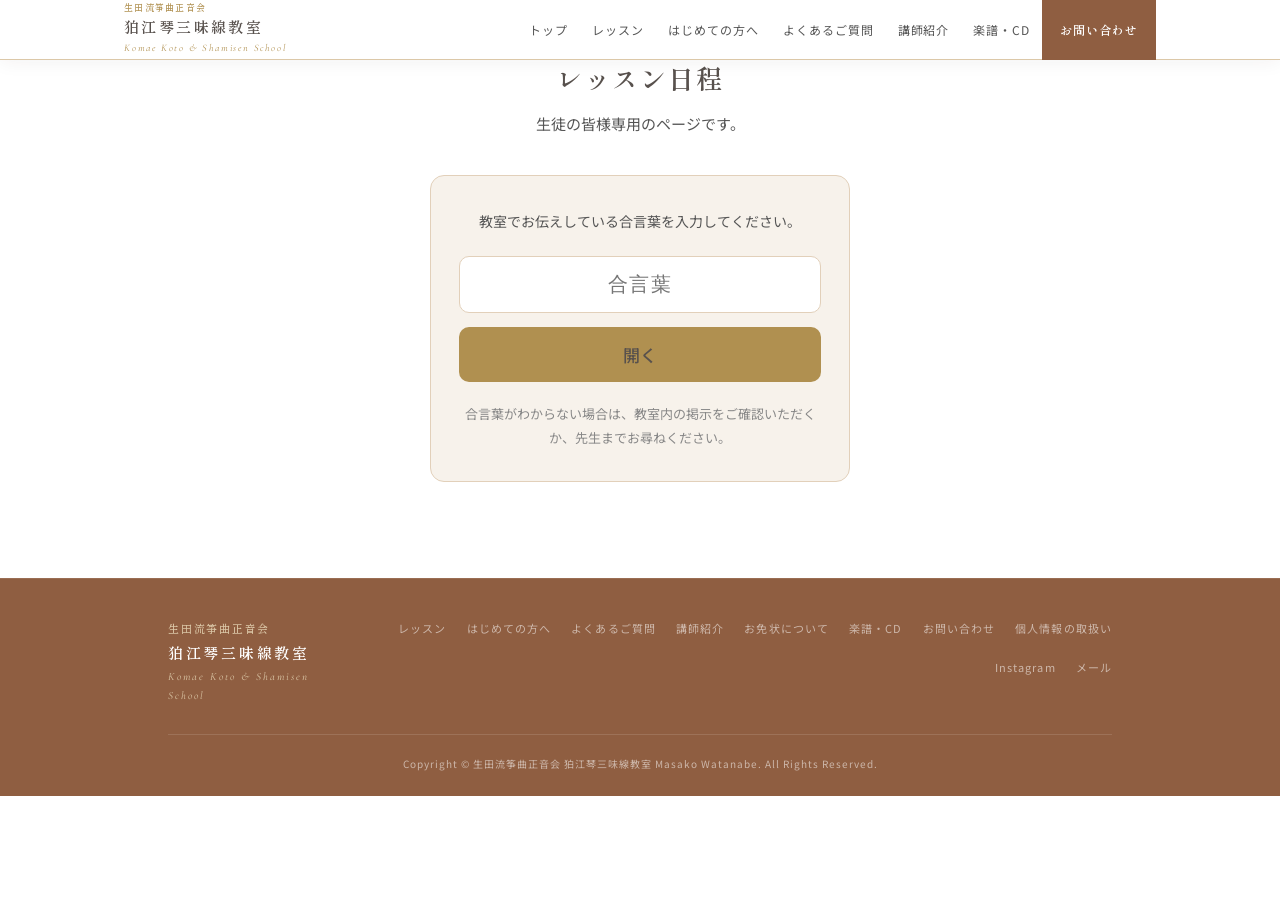
<file: lesson-rules/index.html>
<!DOCTYPE html>
<html lang="ja">
<head>
<meta charset="UTF-8" />
<meta http-equiv="refresh" content="0; url=../lesson-schedule/index.html#rules" />
<meta name="robots" content="noindex, nofollow" />
<title>レッスン日・欠席・振替について | 生田流筝曲正音会 狛江琴三味線教室</title>
<link rel="canonical" href="../lesson-schedule/index.html" />
</head>
<body>
<p>ページを移動しました。自動的に移動しない場合は<a href="../lesson-schedule/index.html#rules">こちら</a>をタップしてください。</p>
<script>location.replace('../lesson-schedule/index.html#rules');</script>
</body>
</html>
</file>
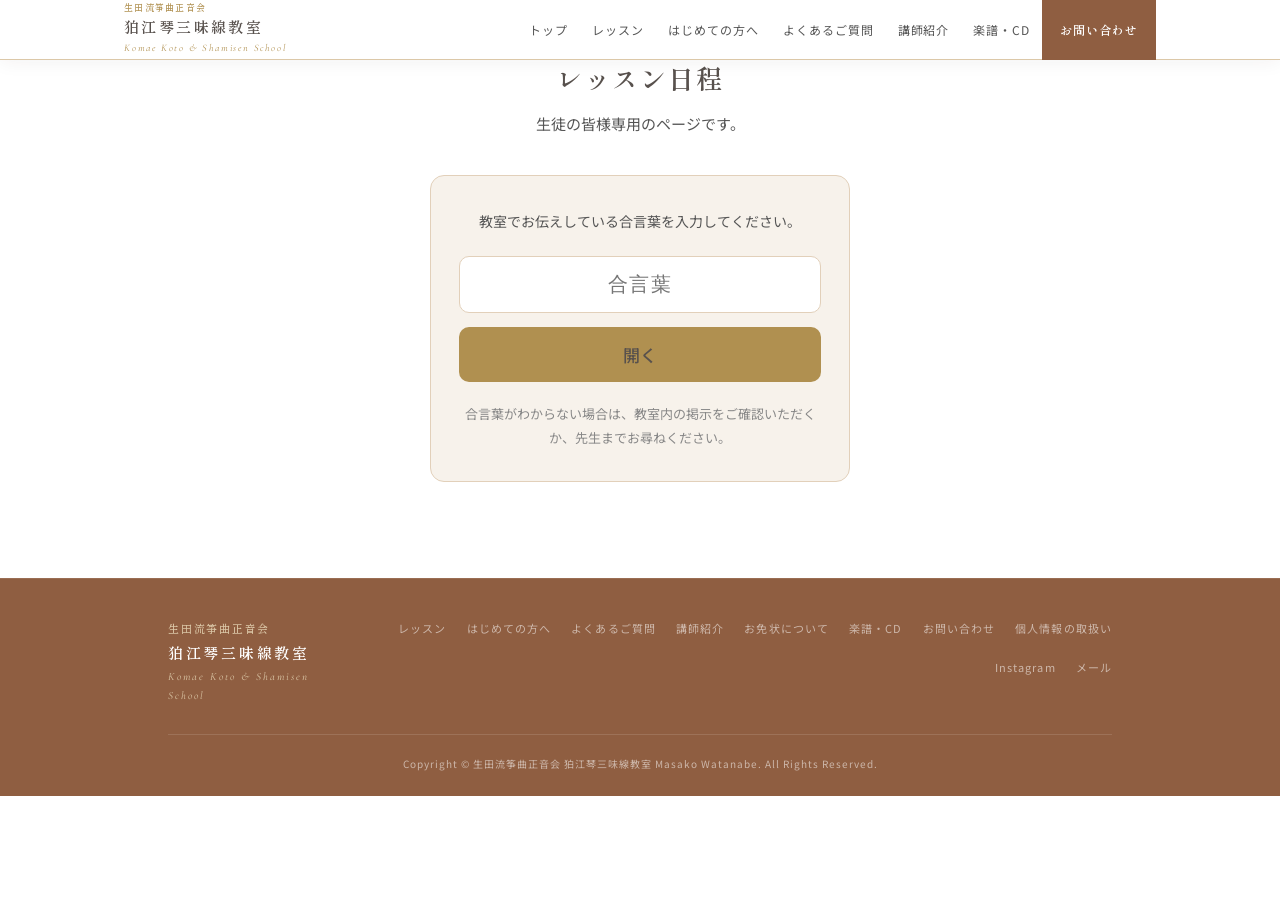
<file: lesson-schedule/index.html>
<!DOCTYPE html>
<html lang="ja">
<head>
<meta charset="UTF-8" />
<meta name="viewport" content="width=device-width, initial-scale=1.0" />
<title>レッスン日程 | 生田流筝曲正音会 狛江琴三味線教室</title>
<meta name="robots" content="noindex, nofollow" />
<link rel="icon" type="image/png" sizes="32x32" href="../images/favicon-32.png" />
<link rel="icon" href="../images/favicon.ico" sizes="any" />
<link rel="apple-touch-icon" href="../images/apple-touch-icon.png" />
<link rel="manifest" href="manifest.webmanifest" />
<meta name="theme-color" content="#7a5830" />
<meta name="mobile-web-app-capable" content="yes" />
<meta name="apple-mobile-web-app-capable" content="yes" />
<meta name="apple-mobile-web-app-status-bar-style" content="default" />
<meta name="apple-mobile-web-app-title" content="レッスン日程" />
<link rel="preconnect" href="https://fonts.googleapis.com" />
<link rel="preconnect" href="https://fonts.gstatic.com" crossorigin />
<link href="https://fonts.googleapis.com/css2?family=Shippori+Mincho:wght@400;600;700&family=Noto+Sans+JP:wght@300;400;500&family=Cormorant+Garamond:ital,wght@0,300;1,300;1,400&display=swap" rel="stylesheet" />
<link rel="stylesheet" href="../style.css?v=20260705" />
<style>
*, *::before, *::after { box-sizing: border-box; margin: 0; padding: 0; }

.sched-section {
  padding: 56px 0 96px;
  background: var(--white);
  min-height: 60vh;
}
.sched-container {
  max-width: 880px; margin: 0 auto; padding: 0 24px;
}
.sched-title {
  font-family: 'Shippori Mincho', serif;
  font-size: 26px; font-weight: 600;
  color: var(--green-dark);
  letter-spacing: .08em;
  text-align: center;
  margin-bottom: 10px;
}
.sched-lead {
  font-size: 15px; line-height: 1.9; color: var(--ink-mid);
  text-align: center;
  margin-bottom: 36px;
}

/* ── 合言葉ゲート ── */
.gate-box {
  max-width: 420px; margin: 0 auto;
  background: var(--green-pale);
  border: 1px solid var(--border);
  border-radius: 14px;
  padding: 32px 28px;
}
.gate-note {
  font-size: 14px; line-height: 1.9; color: var(--ink-mid);
  text-align: center; margin-bottom: 22px;
}
.gate-form { display: flex; flex-direction: column; gap: 14px; }
.gate-input {
  width: 100%;
  font-size: 20px;
  letter-spacing: .08em;
  padding: 16px 18px;
  border: 1px solid var(--border);
  border-radius: 10px;
  background: var(--white);
  color: var(--ink);
  text-align: center;
}
.gate-input:focus { outline: 2px solid var(--green-mid); }
.gate-btn {
  font-family: 'Noto Sans JP', sans-serif;
  font-size: 17px; font-weight: 500;
  padding: 15px 18px;
  border: none; border-radius: 10px;
  background: var(--green-mid); color: var(--green-dark);
  cursor: pointer;
  transition: background .2s, color .2s;
}
.gate-btn:hover { background: var(--green-dark); color: var(--white); }
.gate-btn:disabled { opacity: .6; cursor: default; }
.gate-error {
  display: none;
  font-size: 14px; color: #a3402c;
  text-align: center;
}
.gate-error.show { display: block; }
.gate-help {
  font-size: 13px; color: var(--ink-lt);
  text-align: center; margin-top: 20px; line-height: 1.8;
}
.gate-loading {
  text-align: center; font-size: 15px; color: var(--ink-mid);
  padding: 40px 0;
}

/* ── 予定表示 ── */
#scheduleView { display: none; }
.sched-wide { max-width: 880px; }

.sched-controls {
  display: flex; align-items: center; justify-content: center;
  gap: 10px; flex-wrap: wrap;
  margin-bottom: 16px;
}
.view-toggle {
  display: inline-flex; border: 1px solid var(--border); border-radius: 20px; overflow: hidden;
}
.view-toggle button {
  font-family: 'Noto Sans JP', sans-serif;
  font-size: 14px; padding: 9px 16px;
  border: none; background: var(--white); color: var(--ink-mid);
  cursor: pointer;
}
.view-toggle button.active { background: var(--green); color: var(--white); font-weight: 500; }

.period-nav {
  display: flex; align-items: center; gap: 12px;
}
.period-nav button {
  width: 34px; height: 34px;
  border: 1px solid var(--border); border-radius: 50%;
  background: var(--white); color: var(--green-dark);
  font-size: 16px; cursor: pointer;
  display: flex; align-items: center; justify-content: center;
}
.period-nav button:hover { background: var(--green-bg); }
.period-label {
  font-size: 15px; font-weight: 500; color: var(--green-dark);
  min-width: 170px; text-align: center;
}

/* ── 名前フィルター ── */
.filter-box {
  display: flex; align-items: center; gap: 8px;
  max-width: 340px; margin: 0 auto 28px;
  border: 1px solid var(--border); border-radius: 10px;
  background: var(--white); padding: 4px 6px 4px 14px;
}
.filter-box input {
  flex: 1; border: none; outline: none;
  font-size: 15px; padding: 8px 0; background: none; color: var(--ink);
  min-width: 0;
}
.filter-clear {
  flex-shrink: 0; width: 30px; height: 30px; border-radius: 50%;
  border: none; background: var(--green-pale); color: var(--ink-mid);
  font-size: 15px; cursor: pointer; line-height: 1;
}
.filter-clear:hover { background: var(--green-lt); }
.filter-note {
  text-align: center; font-size: 12.5px; color: var(--ink-lt);
  margin: -20px 0 24px;
}

/* ── カテゴリ（色）絞り込み ── */
.cat-filter {
  display: flex; flex-wrap: wrap; gap: 8px;
  justify-content: center; margin: 0 0 28px;
}
.cat-chip {
  display: inline-flex; align-items: center; gap: 6px;
  font-family: 'Noto Sans JP', sans-serif; font-size: 12.5px;
  padding: 6px 12px; border-radius: 16px;
  border: 1px solid var(--border); background: var(--white); color: var(--ink-mid);
  cursor: pointer; transition: background .15s, border-color .15s, color .15s;
}
.cat-chip .cat-dot { width: 9px; height: 9px; border-radius: 50%; flex-shrink: 0; }
.cat-chip.active { background: var(--green-pale); border-color: var(--green-mid); color: var(--green-dark); font-weight: 500; }
.cat-chip-all { font-weight: 500; }
.cat-chip-all.active { background: var(--green); border-color: var(--green); color: var(--white); }

.sched-empty {
  text-align: center; color: var(--ink-lt); font-size: 15px; padding: 40px 0;
}

/* ── リスト表示（スケジュール） ── */
.sched-day { margin-bottom: 22px; }
.sched-day-head {
  font-family: 'Shippori Mincho', serif;
  font-size: 16px; font-weight: 600;
  color: var(--green);
  border-bottom: 2px solid var(--green-lt);
  padding-bottom: 6px; margin-bottom: 8px;
}
.sched-day-head.is-today { color: var(--green-mid); }
.sched-event {
  display: flex; justify-content: space-between; align-items: center;
  gap: 12px;
  padding: 10px 2px;
  border-bottom: 1px solid var(--border);
  font-size: 15px;
}
.sched-event:last-child { border-bottom: none; }
.sched-event-main { display: flex; flex-direction: column; gap: 2px; }
.sched-time { color: var(--ink-mid); white-space: nowrap; font-size: 13px; }
.sched-name { font-weight: 500; color: var(--ink); }
.sched-cat-dot {
  display: inline-block; width: 8px; height: 8px; border-radius: 50%;
  margin-right: 6px; vertical-align: middle; flex-shrink: 0;
}
.sched-add {
  flex-shrink: 0; white-space: nowrap;
  font-size: 12px; color: var(--green);
  border: 1px solid var(--green-lt); border-radius: 14px;
  padding: 5px 10px; text-decoration: none;
}
.sched-add:hover { background: var(--green-pale); }

.gate-again {
  display: block; text-align: center; margin-top: 40px;
  font-size: 13px; color: var(--ink-lt); text-decoration: underline;
  background: none; border: none; cursor: pointer;
  text-underline-offset: 3px;
}

/* ── レッスン日・欠席・振替について（ページ下部に統合） ── */
.rules-panel {
  margin-top: 56px; padding-top: 32px;
  border-top: 1px solid var(--border);
}
.rules-panel-title {
  font-family: 'Shippori Mincho', serif;
  font-size: 19px; font-weight: 600;
  color: var(--green-dark);
  text-align: center;
  margin-bottom: 24px;
  letter-spacing: .06em;
}
.rules-section { margin-bottom: 30px; }
.rules-heading {
  font-family: 'Shippori Mincho', serif;
  font-size: 16px; font-weight: 600;
  color: var(--green-dark);
  border-left: 3px solid var(--green);
  padding-left: 12px;
  margin-bottom: 10px;
  letter-spacing: .05em;
}
.rules-body {
  font-size: 14.5px; line-height: 2.1;
  color: var(--ink-mid);
  padding-left: 15px;
}
.rules-empty {
  text-align: center; color: var(--ink-lt); font-size: 15px; padding: 20px 0;
}

/* ── ホーム画面に追加 ── */
.a2hs-box {
  display: none;
  max-width: 420px; margin: 40px auto 0;
  background: var(--green-pale);
  border: 1px solid var(--border);
  border-radius: 14px;
  padding: 24px 26px;
  text-align: center;
}
.a2hs-title {
  font-family: 'Shippori Mincho', serif;
  font-size: 16px; font-weight: 600;
  color: var(--green-dark);
  margin-bottom: 8px;
}
.a2hs-note {
  font-size: 13.5px; line-height: 1.8; color: var(--ink-mid);
  margin-bottom: 16px;
}
.a2hs-btn {
  font-family: 'Noto Sans JP', sans-serif;
  font-size: 15px; font-weight: 500;
  padding: 12px 24px;
  border: none; border-radius: 10px;
  background: var(--green-mid); color: var(--green-dark);
  cursor: pointer;
  transition: background .2s, color .2s;
}
.a2hs-btn:hover { background: var(--green-dark); color: var(--white); }
.a2hs-help {
  display: none;
  text-align: left;
  font-size: 13px; line-height: 1.9; color: var(--ink-mid);
  margin-top: 16px; padding-top: 16px;
  border-top: 1px dashed var(--border);
}
.a2hs-help.show { display: block; }
.a2hs-help-lead { margin-bottom: 6px; }
.a2hs-help ol { padding-left: 20px; }
.a2hs-help li { margin-bottom: 4px; }

/* ── 週表示（タイムグリッド） ── */
.grid-wrap { overflow-x: auto; -webkit-overflow-scrolling: touch; }
.wk-grid {
  display: grid;
  grid-template-columns: 46px repeat(7, minmax(84px, 1fr));
  min-width: 660px;
  border-top: 1px solid var(--border);
  border-left: 1px solid var(--border);
}
.wk-corner {
  border-right: 1px solid var(--border); border-bottom: 1px solid var(--border);
  background: var(--green-pale);
  position: sticky; left: 0; z-index: 3;
}
.wk-head {
  text-align: center; padding: 8px 0 10px;
  border-right: 1px solid var(--border); border-bottom: 1px solid var(--border);
  background: var(--green-pale);
}
.wk-head-dow { display: block; font-size: 11px; color: var(--ink-mid); }
.wk-head-date {
  display: block; font-size: 15px; font-weight: 500; color: var(--green-dark);
  margin-top: 2px;
}
.wk-head.is-today .wk-head-date {
  color: var(--white); background: var(--green-mid); border-radius: 50%;
  width: 26px; height: 26px; line-height: 26px; margin: 2px auto 0;
}
.wk-timecol {
  position: sticky; left: 0; z-index: 2;
  background: var(--white);
  border-right: 1px solid var(--border);
  box-shadow: 2px 0 4px rgba(0,0,0,.04);
}
.wk-timelabel {
  position: absolute; right: 6px; transform: translateY(-50%);
  font-size: 10px; color: var(--ink-lt); white-space: nowrap;
}
.wk-daycol { position: relative; border-right: 1px solid var(--border); }
.wk-daycol.is-today { background: #fbf6ee; }
.wk-hourline { position: absolute; left: 0; right: 0; border-top: 1px solid var(--border); }
.wk-cutband {
  position: absolute; left: 0; right: 0;
  background: repeating-linear-gradient(135deg, var(--border), var(--border) 4px, transparent 4px, transparent 8px);
  opacity: .45;
  border-top: 1px dashed var(--border); border-bottom: 1px dashed var(--border);
}
.wk-timelabel-cut { font-size: 11px; color: var(--ink-lt); letter-spacing: 1px; right: 8px; }
.wk-event {
  position: absolute; left: 3px; right: 3px;
  background: var(--green-pale); color: #3C3128;
  border-radius: 5px; padding: 3px 5px; overflow: hidden;
  border-left: 4px solid var(--green-mid);
  line-height: 1.3; box-shadow: 0 1px 2px rgba(0,0,0,.15);
}
.wk-event-time { display: block; font-size: 9.5px; opacity: .75; }
.wk-event-title {
  display: block; font-size: 11px; font-weight: 500;
  white-space: nowrap; overflow: hidden; text-overflow: ellipsis;
}

/* ── 月表示（カレンダーグリッド） ── */
.mo-grid {
  display: grid; grid-template-columns: repeat(7, minmax(78px, 1fr));
  min-width: 620px;
  border-top: 1px solid var(--border); border-left: 1px solid var(--border);
}
.mo-weekday {
  text-align: center; font-size: 12px; padding: 8px 0;
  color: var(--ink-mid); background: var(--green-pale);
  border-right: 1px solid var(--border); border-bottom: 1px solid var(--border);
}
.mo-cell {
  min-height: 82px; padding: 4px 5px;
  border-right: 1px solid var(--border); border-bottom: 1px solid var(--border);
}
.mo-cell.is-outside { background: #faf8f4; }
.mo-cell.is-outside .mo-date { color: var(--ink-lt); }
.mo-date {
  display: inline-block; min-width: 20px; height: 20px; line-height: 20px;
  text-align: center; font-size: 12px; font-weight: 500; color: var(--green-dark);
  margin-bottom: 3px;
}
.mo-cell.is-today .mo-date {
  background: var(--green-mid); color: var(--white); border-radius: 50%;
}
.mo-event {
  background: var(--green-pale); border-left: 3px solid var(--green-mid);
  border-radius: 2px; padding: 2px 4px; margin-bottom: 2px;
  font-size: 10.5px; line-height: 1.4; color: #3C3128;
  white-space: nowrap; overflow: hidden; text-overflow: ellipsis;
}
.mo-more { font-size: 10px; color: var(--ink-lt); padding-left: 2px; }

/* 月表示：日付ドット（狭い画面でイベント文字の代わりに表示） */
.mo-dots { display: none; gap: 3px; justify-content: center; margin-top: 3px; }
.mo-dot { width: 6px; height: 6px; border-radius: 50%; background: var(--green-mid); display: inline-block; }
.mo-cell.has-events { cursor: pointer; }
.mo-cell.has-events:hover { background: var(--green-pale); }

/* 月表示：日付タップで表示する当日の予定パネル */
.mo-day-detail { display: none; margin-top: 22px; padding-top: 16px; border-top: 1px solid var(--border); }
.mo-day-detail.show { display: block; }
.mo-day-detail-close {
  display: block; margin: 0 0 10px auto;
  font-size: 12.5px; color: var(--ink-lt); text-decoration: underline;
  background: none; border: none; cursor: pointer; text-underline-offset: 3px;
}

@media (max-width: 480px) {
  .sched-title { font-size: 22px; }
  .period-label { min-width: 0; font-size: 14px; }
  .filter-box { max-width: 100%; }

  /* 週表示：横スクロールなしで画面幅にきっちり収める（文字は小さくなる） */
  .wk-grid {
    grid-template-columns: 24px repeat(7, 1fr);
    min-width: 0;
  }
  .wk-timelabel { font-size: 6.5px; right: 0; }
  .wk-head-dow { font-size: 9px; }
  .wk-head-date { font-size: 11px; margin-top: 1px; }
  .wk-head.is-today .wk-head-date { width: 18px; height: 18px; line-height: 18px; margin-top: 1px; }
  .wk-head { padding: 5px 0 6px; }
  .wk-event { padding: 1px 2px; border-radius: 3px; }
  .wk-event-time { font-size: 6.5px; }
  .wk-event-title { font-size: 7.5px; }

  /* 月表示：画面幅に収め、予定は文字ではなくドットで表示。タップで詳細表示 */
  .mo-grid {
    grid-template-columns: repeat(7, 1fr);
    min-width: 0;
  }
  .mo-weekday { font-size: 10.5px; padding: 6px 0; }
  .mo-cell { min-height: 44px; padding: 5px 2px; text-align: center; }
  .mo-date { margin: 0 auto 2px; }
  .mo-event, .mo-more { display: none; }
  .mo-dots { display: flex; }

  .sched-event { flex-wrap: wrap; gap: 6px 12px; }
  .sched-add { font-size: 11px; padding: 4px 8px; }
}
</style>
</head>
<body>

<!-- ── NAV ── -->
<nav class="global-nav">
  <div class="nav-inner">
    <a href="../index.html" class="nav-logo">
      <span class="nav-logo-school">生田流筝曲正音会</span>
      <span class="nav-logo-jp">狛江琴三味線教室</span>
      <span class="nav-logo-en">Komae Koto &amp; Shamisen School</span>
    </a>
    <div class="nav-right">
      <ul class="nav-links" id="navLinks">
        <li><a href="../index.html">トップ</a></li>
        <li><a href="../lesson/index.html">レッスン</a></li>
        <li><a href="../hajimete/index.html">はじめての方へ</a></li>
        <li><a href="../faq/index.html">よくあるご質問</a></li>
        <li><a href="../profile/index.html">講師紹介</a></li>
        <li><a href="../cd/index.html">楽譜・CD</a></li>
        <li><a href="../contact/index.html" class="nav-cta">お問い合わせ</a></li>
      </ul>
      <button class="nav-hamburger" id="hamburger" onclick="toggleMenu()" aria-label="メニュー"><span></span><span></span><span></span></button>
    </div>
  </div>
</nav>

<section class="sched-section">
  <div class="sched-container">
    <p class="sched-title">レッスン日程</p>
    <p class="sched-lead">生徒の皆様専用のページです。</p>

    <!-- 合言葉ゲート -->
    <div class="gate-box" id="gateBox">
      <p class="gate-note">教室でお伝えしている合言葉を入力してください。</p>
      <form class="gate-form" id="gateForm" autocomplete="off">
        <input type="password" inputmode="text" class="gate-input" id="pwInput" placeholder="合言葉" autocomplete="off" />
        <button type="submit" class="gate-btn" id="gateBtn">開く</button>
        <p class="gate-error" id="gateError">合言葉が違います。もう一度お確かめください。</p>
      </form>
      <p class="gate-help">合言葉がわからない場合は、教室内の掲示をご確認いただくか、先生までお尋ねください。</p>
    </div>
    <div class="gate-loading" id="gateLoading" style="display:none;">読み込み中…</div>

    <!-- 予定表示 -->
    <div id="scheduleView">
      <div class="sched-controls">
        <div class="view-toggle">
          <button type="button" id="btnList" class="active">リスト</button>
          <button type="button" id="btnWeek">週</button>
          <button type="button" id="btnMonth">月</button>
        </div>
        <div class="period-nav" id="periodNav" style="display:none;">
          <button type="button" id="btnPrev" aria-label="前へ">＜</button>
          <span class="period-label" id="periodLabel"></span>
          <button type="button" id="btnNext" aria-label="次へ">＞</button>
        </div>
      </div>
      <div class="filter-box">
        <input type="text" id="filterInput" placeholder="生徒名で絞り込み（例：田中）" />
        <button type="button" class="filter-clear" id="filterClear" aria-label="絞り込みを解除">×</button>
      </div>
      <p class="filter-note">空欄のときは全員分の予定が表示されます</p>
      <div class="cat-filter" id="catFilter"></div>
      <div id="listWrap"></div>
      <div id="weekGridWrap" class="grid-wrap" style="display:none;"></div>
      <div id="monthGridWrap" class="grid-wrap" style="display:none;"></div>
      <div id="monthDayDetail" class="mo-day-detail"></div>

      <div class="a2hs-box" id="a2hsBox">
        <p class="a2hs-title">ホーム画面に追加</p>
        <p class="a2hs-note">アイコンをホーム画面に追加すると、次回からワンタップでこのページを開けます。</p>
        <button type="button" class="a2hs-btn" id="a2hsBtn">ホーム画面に追加</button>
        <div class="a2hs-help" id="a2hsHelp"></div>
      </div>

      <div class="rules-panel" id="rules">
        <p class="rules-panel-title">レッスン日・欠席・振替について</p>
        <div id="rulesContent"></div>
      </div>

      <button type="button" class="gate-again" id="btnRelock">別の合言葉で開き直す</button>
    </div>
  </div>
</section>

<!-- フッター -->
<footer class="global-footer">
  <div class="container">
    <div class="footer-inner">
      <div>
        <p class="footer-logo-jp"><span class="footer-logo-school">生田流筝曲正音会</span>狛江琴三味線教室</p>
        <span class="footer-logo-en">Komae Koto &amp; Shamisen School</span>
      </div>
      <nav class="footer-nav">
        <a href="../lesson/index.html">レッスン</a>
        <a href="../hajimete/index.html">はじめての方へ</a>
        <a href="../faq/index.html">よくあるご質問</a>
        <a href="../profile/index.html">講師紹介</a>
        <a href="../omenjo/index.html">お免状について</a>
        <a href="../cd/index.html">楽譜・CD</a>
        <a href="../contact/index.html">お問い合わせ</a>
        <a href="../privacy/index.html">個人情報の取扱い</a>
        <a href="https://www.instagram.com/masako_w112/" target="_blank" rel="noopener">Instagram</a>
        <a href="mailto:komaekotoshamisen@gmail.com">メール</a>
      </nav>
    </div>
    <p class="footer-copy">Copyright &copy; 生田流筝曲正音会 狛江琴三味線教室 Masako Watanabe. All Rights Reserved.</p>
  </div>
</footer>

<script src="../common.js"></script>
<script>
// ここに GAS デプロイ後の「ウェブアプリのURL」（.../exec で終わるもの）を貼り付ける
var GAS_URL = "https://script.google.com/macros/s/AKfycbyZXcPHWFE1n8mN3hV7uMhgNvEac9SCV2lfTLq02dtqiKW7QA9h-7OXBaxeUbGSalOlow/exec";

var STORAGE_KEY = 'lesson_pw';
var FILTER_KEY = 'lesson_filter';
var CATEGORY_KEY = 'lesson_category';
var YOUBI = ['日', '月', '火', '水', '木', '金', '土'];
var allEvents = [];
var currentView = 'list'; // 'list' | 'week' | 'month'
var anchorDate = new Date();
var filterKeyword = localStorage.getItem(FILTER_KEY) || '';

// Googleカレンダーの予定の色（colorId）とカテゴリ名の対応
// ※ 先生のカレンダーで実際に使われている色番号に合わせて設定済み（2026-07確認）
// color=帯（濃い方・アクセント/ドット用）、fill=塗り（淡い方・週/月表示の背景用）
// くすみトーンで彩度・明度をそろえ、色相を藍・緑・紫・金・灰の四方に離した配色（2026-07 変更）
var CATEGORY_MAP = {
  '9':  { label: '個人レッスン',   color: '#5F7A91', fill: '#E7ECF0' },
  '1':  { label: '月1レッスン',    color: '#7E8B5E', fill: '#EDEFE2' },
  '3':  { label: 'グループ三味線', color: '#8A7091', fill: '#EFEAF1' },
  '5':  { label: 'イベント',      color: '#C2984C', fill: '#F5EEDC' },
  '10': { label: 'お稽古不可',    color: '#8F887B', fill: '#ECE8E0' }
};
var CATEGORY_TEXT = '#3C3128';
var CATEGORY_ORDER = ['9', '1', '3', '5', '10'];

function loadCategorySelected() {
  var saved = null;
  try { saved = JSON.parse(localStorage.getItem(CATEGORY_KEY) || 'null'); } catch (e) {}
  var obj = {};
  CATEGORY_ORDER.forEach(function (id) {
    obj[id] = saved && typeof saved[id] === 'boolean' ? saved[id] : true;
  });
  return obj;
}
function saveCategorySelected() {
  localStorage.setItem(CATEGORY_KEY, JSON.stringify(categorySelected));
}
var categorySelected = loadCategorySelected();

var gateBox = document.getElementById('gateBox');
var gateLoading = document.getElementById('gateLoading');
var gateForm = document.getElementById('gateForm');
var gateBtn = document.getElementById('gateBtn');
var gateError = document.getElementById('gateError');
var pwInput = document.getElementById('pwInput');
var scheduleView = document.getElementById('scheduleView');
var listWrap = document.getElementById('listWrap');
var weekGridWrap = document.getElementById('weekGridWrap');
var monthGridWrap = document.getElementById('monthGridWrap');
var periodNav = document.getElementById('periodNav');
var filterInput = document.getElementById('filterInput');

function pad2(n) { return (n < 10 ? '0' : '') + n; }

function dateKey(d) {
  return d.getFullYear() + '-' + pad2(d.getMonth() + 1) + '-' + pad2(d.getDate());
}

function formatDay(d) {
  return (d.getMonth() + 1) + '/' + d.getDate() + '(' + YOUBI[d.getDay()] + ')';
}

function formatTime(d) {
  return pad2(d.getHours()) + ':' + pad2(d.getMinutes());
}

function startOfDay(d) {
  var r = new Date(d);
  r.setHours(0, 0, 0, 0);
  return r;
}

async function tryUnlock(pw, isAuto) {
  if (!isAuto) {
    gateBtn.disabled = true;
    gateBtn.textContent = '確認中…';
    gateError.classList.remove('show');
  }
  try {
    // 「レッスン日・欠席・振替について」は別リクエストで並行取得する。
    // ここが失敗してもカレンダー表示（本来の機能）は妨げないよう、catchで握りつぶす。
    var rulesResP = fetch(GAS_URL + '?pw=' + encodeURIComponent(pw) + '&type=rules&page=lesson-rules').catch(function () { return null; });

    var res = await fetch(GAS_URL + '?pw=' + encodeURIComponent(pw));
    var data = await res.json();

    if (!data.ok) {
      if (isAuto) {
        // 保存されていた合言葉が無効（変更された等）→ ゲートを表示
        localStorage.removeItem(STORAGE_KEY);
        showGate();
        return;
      }
      gateError.classList.add('show');
      gateBtn.disabled = false;
      gateBtn.textContent = '開く';
      return;
    }

    localStorage.setItem(STORAGE_KEY, pw);
    allEvents = (data.events || []).map(function (ev) {
      return { title: ev.title, start: new Date(ev.start), end: new Date(ev.end), color: ev.color || '' };
    });

    var rulesRes = await rulesResP;
    var rulesSections = [];
    if (rulesRes) {
      try {
        var rulesData = await rulesRes.json();
        if (rulesData.ok) rulesSections = rulesData.sections || [];
      } catch (e) {
        // 内容の取得・解析に失敗しても致命的ではないので無視する
      }
    }
    renderRules(rulesSections);

    showSchedule();
    scrollToHashTarget();
  } catch (err) {
    if (isAuto) {
      showGate();
      return;
    }
    gateError.textContent = '通信に失敗しました。時間をおいて再度お試しください。';
    gateError.classList.add('show');
    gateBtn.disabled = false;
    gateBtn.textContent = '開く';
  }
}

// ── レッスン日・欠席・振替について（下部パネル）を描画 ──
function renderRules(sections) {
  var rulesContent = document.getElementById('rulesContent');
  rulesContent.innerHTML = '';

  if (!sections.length) {
    var empty = document.createElement('p');
    empty.className = 'rules-empty';
    empty.textContent = '現在ご案内できる内容がありません。';
    rulesContent.appendChild(empty);
    return;
  }

  sections.forEach(function (sec) {
    var wrap = document.createElement('div');
    wrap.className = 'rules-section';

    if (sec.heading) {
      var h = document.createElement('p');
      h.className = 'rules-heading';
      h.textContent = sec.heading;
      wrap.appendChild(h);
    }

    var body = document.createElement('p');
    body.className = 'rules-body';
    (sec.body || []).forEach(function (line, i) {
      if (i > 0) body.appendChild(document.createElement('br'));
      body.appendChild(document.createTextNode(line));
    });
    wrap.appendChild(body);

    rulesContent.appendChild(wrap);
  });
}

// LINEリッチメニュー等から #rules 付きでアクセスされた場合、内容表示後にその位置へスクロールする
function scrollToHashTarget() {
  if (location.hash !== '#rules') return;
  var target = document.getElementById('rules');
  if (!target) return;
  requestAnimationFrame(function () {
    target.scrollIntoView({ behavior: 'smooth', block: 'start' });
  });
}

function showGate() {
  gateLoading.style.display = 'none';
  gateBox.style.display = 'block';
  scheduleView.style.display = 'none';
  gateBtn.disabled = false;
  gateBtn.textContent = '開く';
}

function showSchedule() {
  gateLoading.style.display = 'none';
  gateBox.style.display = 'none';
  scheduleView.style.display = 'block';
  anchorDate = new Date();
  applyViewVisibility();
  render();
}

gateForm.addEventListener('submit', function (e) {
  e.preventDefault();
  var pw = pwInput.value.trim();
  if (!pw) return;
  tryUnlock(pw, false);
});

document.getElementById('btnRelock').addEventListener('click', function () {
  localStorage.removeItem(STORAGE_KEY);
  pwInput.value = '';
  gateError.classList.remove('show');
  showGate();
});

var btnList = document.getElementById('btnList');
var btnWeek = document.getElementById('btnWeek');
var btnMonth = document.getElementById('btnMonth');

function setActiveButton(btn) {
  [btnList, btnWeek, btnMonth].forEach(function (b) { b.classList.remove('active'); });
  btn.classList.add('active');
}

// 表示切替ボタンの状態に応じて、各表示エリアの表示/非表示をまとめて反映する
// （初期表示時にも呼ぶ必要があるため、クリックイベントの中だけに置かない）
function applyViewVisibility() {
  periodNav.style.display = 'flex';
  listWrap.style.display = currentView === 'list' ? 'block' : 'none';
  weekGridWrap.style.display = currentView === 'week' ? 'block' : 'none';
  monthGridWrap.style.display = currentView === 'month' ? 'block' : 'none';
  if (currentView !== 'month') closeMonthDayDetail();
}

function closeMonthDayDetail() {
  var detail = document.getElementById('monthDayDetail');
  detail.classList.remove('show');
  detail.innerHTML = '';
  detail.dataset.date = '';
}

btnList.addEventListener('click', function () {
  currentView = 'list';
  anchorDate = new Date();
  setActiveButton(btnList);
  applyViewVisibility();
  render();
});
btnWeek.addEventListener('click', function () {
  currentView = 'week';
  anchorDate = new Date();
  setActiveButton(btnWeek);
  applyViewVisibility();
  render();
});
btnMonth.addEventListener('click', function () {
  currentView = 'month';
  anchorDate = new Date();
  setActiveButton(btnMonth);
  applyViewVisibility();
  render();
});
document.getElementById('btnPrev').addEventListener('click', function () { shiftPeriod(-1); });
document.getElementById('btnNext').addEventListener('click', function () { shiftPeriod(1); });

filterInput.value = filterKeyword;
filterInput.addEventListener('input', function () {
  filterKeyword = filterInput.value.trim();
  if (filterKeyword) localStorage.setItem(FILTER_KEY, filterKeyword);
  else localStorage.removeItem(FILTER_KEY);
  render();
});
document.getElementById('filterClear').addEventListener('click', function () {
  filterKeyword = '';
  filterInput.value = '';
  localStorage.removeItem(FILTER_KEY);
  render();
});

// ── カテゴリ（色）絞り込みチップ ──
var catFilterEl = document.getElementById('catFilter');

function updateCategoryChipStates() {
  var allOn = CATEGORY_ORDER.every(function (id) { return categorySelected[id]; });
  var allBtn = catFilterEl.querySelector('.cat-chip-all');
  if (allBtn) allBtn.classList.toggle('active', allOn);
  CATEGORY_ORDER.forEach(function (id) {
    var chip = catFilterEl.querySelector('.cat-chip[data-cat="' + id + '"]');
    if (chip) chip.classList.toggle('active', !!categorySelected[id]);
  });
}

function buildCategoryFilterUI() {
  catFilterEl.innerHTML = '';

  var allBtn = document.createElement('button');
  allBtn.type = 'button';
  allBtn.className = 'cat-chip cat-chip-all';
  allBtn.textContent = 'すべて';
  allBtn.addEventListener('click', function () {
    // 全部ONなら全部OFFに、そうでなければ全部ONにする（すべて⇔解除のトグル）
    var allOn = CATEGORY_ORDER.every(function (id) { return categorySelected[id]; });
    var next = !allOn;
    CATEGORY_ORDER.forEach(function (id) { categorySelected[id] = next; });
    saveCategorySelected();
    updateCategoryChipStates();
    render();
  });
  catFilterEl.appendChild(allBtn);

  CATEGORY_ORDER.forEach(function (id) {
    var meta = CATEGORY_MAP[id];
    var chip = document.createElement('button');
    chip.type = 'button';
    chip.className = 'cat-chip';
    chip.dataset.cat = id;

    var dot = document.createElement('span');
    dot.className = 'cat-dot';
    dot.style.background = meta.color;
    var label = document.createElement('span');
    label.textContent = meta.label;
    chip.appendChild(dot);
    chip.appendChild(label);

    chip.addEventListener('click', function () {
      categorySelected[id] = !categorySelected[id];
      saveCategorySelected();
      updateCategoryChipStates();
      render();
    });

    catFilterEl.appendChild(chip);
  });

  updateCategoryChipStates();
}
buildCategoryFilterUI();

function shiftPeriod(dir) {
  if (currentView === 'week') {
    anchorDate.setDate(anchorDate.getDate() + dir * 7);
  } else {
    anchorDate.setMonth(anchorDate.getMonth() + dir);
  }
  render();
}

// 週の範囲：今日が何曜日でも日曜始まり〜土曜終わりに固定
function getWeekRange(anchor) {
  var d = startOfDay(anchor);
  var start = new Date(d);
  start.setDate(start.getDate() - start.getDay());
  var end = new Date(start);
  end.setDate(end.getDate() + 7);
  return { start: start, end: end };
}

function getMonthRange(anchor) {
  var y = anchor.getFullYear(), m = anchor.getMonth();
  var start = new Date(y, m, 1);
  var end = new Date(y, m + 1, 1);
  return { start: start, end: end };
}

function filteredEvents() {
  return allEvents.filter(function (ev) {
    if (filterKeyword && ev.title.indexOf(filterKeyword) === -1) return false;
    // カテゴリの色が分かっていて、そのカテゴリが絞り込みでオフになっている予定は除外
    // （色が取れなかった予定は、絞り込みに関係なく常に表示する）
    if (CATEGORY_MAP[ev.color] && categorySelected[ev.color] === false) return false;
    return true;
  });
}

function updateLabel() {
  var label;
  if (currentView === 'week') {
    var r = getWeekRange(anchorDate);
    var lastDay = new Date(r.end - 86400000);
    label = formatDay(r.start) + '〜' + formatDay(lastDay);
  } else {
    label = anchorDate.getFullYear() + '年' + (anchorDate.getMonth() + 1) + '月';
  }
  document.getElementById('periodLabel').textContent = label;
}

// Googleカレンダーに予定を追加するためのリンクURLを作成
function gcalStamp(d) {
  return d.toISOString().replace(/[-:]/g, '').split('.')[0] + 'Z';
}
function gcalUrl(ev) {
  var params = 'action=TEMPLATE'
    + '&text=' + encodeURIComponent(ev.title)
    + '&dates=' + gcalStamp(ev.start) + '/' + gcalStamp(ev.end);
  return 'https://calendar.google.com/calendar/render?' + params;
}

function render() {
  updateLabel();
  var events = filteredEvents();
  if (currentView === 'list') renderList(events);
  else if (currentView === 'week') renderWeek(events);
  else renderMonth(events);
}

// 1日分の予定ブロック（sched-day）を作る共通関数
// リスト表示・月表示の「日付タップで詳細」の両方から使う
function buildDayBlock(dayDate, dayEvents, isToday) {
  var dayEl = document.createElement('div');
  dayEl.className = 'sched-day';

  var head = document.createElement('p');
  head.className = 'sched-day-head' + (isToday ? ' is-today' : '');
  head.textContent = formatDay(dayDate) + (isToday ? '（本日）' : '');
  dayEl.appendChild(head);

  dayEvents.forEach(function (ev) {
    var row = document.createElement('div');
    row.className = 'sched-event';

    var main = document.createElement('div');
    main.className = 'sched-event-main';
    var time = document.createElement('span');
    time.className = 'sched-time';
    time.textContent = formatTime(ev.start) + '〜' + formatTime(ev.end);
    var name = document.createElement('span');
    name.className = 'sched-name';
    var catMeta = CATEGORY_MAP[ev.color];
    if (catMeta) {
      var catDot = document.createElement('span');
      catDot.className = 'sched-cat-dot';
      catDot.style.background = catMeta.color;
      catDot.title = catMeta.label;
      name.appendChild(catDot);
    }
    name.appendChild(document.createTextNode(ev.title));
    main.appendChild(time);
    main.appendChild(name);

    var add = document.createElement('a');
    add.className = 'sched-add';
    add.href = gcalUrl(ev);
    add.target = '_blank';
    add.rel = 'noopener';
    add.textContent = '＋自分の予定に追加';

    row.appendChild(main);
    row.appendChild(add);
    dayEl.appendChild(row);
  });

  return dayEl;
}

// ── リスト表示（スケジュール・月ごと） ──
function renderList(events) {
  listWrap.innerHTML = '';

  var range = getMonthRange(anchorDate);
  var inRange = events.filter(function (ev) {
    return ev.start >= range.start && ev.start < range.end;
  });
  var sorted = inRange.slice().sort(function (a, b) { return a.start - b.start; });

  if (!sorted.length) {
    var empty = document.createElement('p');
    empty.className = 'sched-empty';
    empty.textContent = filterKeyword
      ? 'この月に「' + filterKeyword + '」を含む予定はありません。'
      : 'この月の予定はありません。';
    listWrap.appendChild(empty);
    return;
  }

  var groups = {};
  var order = [];
  sorted.forEach(function (ev) {
    var key = dateKey(ev.start);
    if (!groups[key]) { groups[key] = []; order.push(key); }
    groups[key].push(ev);
  });

  var todayKey = dateKey(new Date());

  order.forEach(function (key) {
    var dayEl = buildDayBlock(groups[key][0].start, groups[key], key === todayKey);
    listWrap.appendChild(dayEl);
  });
}

// ── 週表示（タイムグリッド） ──
// 0:00〜1:00 は表示しつつ、1:00〜8:00 は間を詰めてカットする「軸の省略」構成
var WK_CUT_START = 1; // ここから
var WK_CUT_END = 8;   // ここまでを非表示（間を詰める）
var WK_CUT_PX = 20;   // 省略帯の高さ

function renderWeek(events) {
  var range = getWeekRange(anchorDate);
  var inRange = events.filter(function (ev) {
    return ev.start >= range.start && ev.start < range.end;
  });

  var maxH = 19;
  inRange.forEach(function (ev) {
    var endH = ev.end.getHours() + (ev.end.getMinutes() > 0 ? 1 : 0);
    maxH = Math.max(maxH, endH);
  });
  maxH = Math.min(24, maxH + 1);

  var hourPx = 48;
  var segAHeight = WK_CUT_START * hourPx; // 0:00〜1:00
  var segBHeight = (maxH - WK_CUT_END) * hourPx; // 8:00〜maxH
  var colHeight = segAHeight + WK_CUT_PX + segBHeight;

  // 時刻(時・分)をグリッド内のY座標(px)に変換。1:00〜8:00の間はカットして詰める
  function yFor(hour, minute) {
    var mins = hour * 60 + minute;
    if (hour < WK_CUT_END) {
      var cappedMins = Math.min(mins, WK_CUT_START * 60);
      return (cappedMins / 60) * hourPx;
    }
    var minsAfterCut = mins - WK_CUT_END * 60;
    return segAHeight + WK_CUT_PX + (minsAfterCut / 60) * hourPx;
  }

  weekGridWrap.innerHTML = '';

  if (!inRange.length) {
    var empty = document.createElement('p');
    empty.className = 'sched-empty';
    empty.textContent = filterKeyword
      ? 'この期間に「' + filterKeyword + '」を含む予定はありません。'
      : 'この期間の予定はありません。';
    weekGridWrap.appendChild(empty);
    return;
  }

  var grid = document.createElement('div');
  grid.className = 'wk-grid';

  var todayKey = dateKey(new Date());
  var dayDates = [];
  for (var i = 0; i < 7; i++) {
    var dd = new Date(range.start);
    dd.setDate(dd.getDate() + i);
    dayDates.push(dd);
  }

  // ヘッダー行（左上の空セル＋曜日7つ）
  var corner = document.createElement('div');
  corner.className = 'wk-corner';
  grid.appendChild(corner);

  dayDates.forEach(function (dd) {
    var head = document.createElement('div');
    head.className = 'wk-head' + (dateKey(dd) === todayKey ? ' is-today' : '');
    var dow = document.createElement('span');
    dow.className = 'wk-head-dow';
    dow.textContent = YOUBI[dd.getDay()];
    var num = document.createElement('span');
    num.className = 'wk-head-date';
    num.textContent = dd.getDate();
    head.appendChild(dow);
    head.appendChild(num);
    grid.appendChild(head);
  });

  // 時刻ラベル列（0:00〜1:00 → 省略帯 → 8:00〜maxH）
  var timeCol = document.createElement('div');
  timeCol.className = 'wk-timecol';
  timeCol.style.height = colHeight + 'px';
  for (var h = 0; h <= WK_CUT_START; h++) {
    var lbl = document.createElement('div');
    lbl.className = 'wk-timelabel';
    lbl.style.top = yFor(h, 0) + 'px';
    lbl.textContent = h + ':00';
    timeCol.appendChild(lbl);
  }
  var cutMark = document.createElement('div');
  cutMark.className = 'wk-timelabel wk-timelabel-cut';
  cutMark.style.top = (segAHeight + WK_CUT_PX / 2) + 'px';
  cutMark.textContent = '︙';
  timeCol.appendChild(cutMark);
  for (var h3 = WK_CUT_END; h3 <= maxH; h3++) {
    var lbl2 = document.createElement('div');
    lbl2.className = 'wk-timelabel';
    lbl2.style.top = yFor(h3, 0) + 'px';
    lbl2.textContent = h3 + ':00';
    timeCol.appendChild(lbl2);
  }
  grid.appendChild(timeCol);

  // 各曜日の列
  var todayColEl = null;
  dayDates.forEach(function (dd) {
    var col = document.createElement('div');
    col.className = 'wk-daycol' + (dateKey(dd) === todayKey ? ' is-today' : '');
    col.style.height = colHeight + 'px';
    if (dateKey(dd) === todayKey) todayColEl = col;

    for (var h2 = 0; h2 <= WK_CUT_START; h2++) {
      var line = document.createElement('div');
      line.className = 'wk-hourline';
      line.style.top = yFor(h2, 0) + 'px';
      col.appendChild(line);
    }
    var cutBand = document.createElement('div');
    cutBand.className = 'wk-cutband';
    cutBand.style.top = segAHeight + 'px';
    cutBand.style.height = WK_CUT_PX + 'px';
    col.appendChild(cutBand);
    for (var h4 = WK_CUT_END; h4 <= maxH; h4++) {
      var line2 = document.createElement('div');
      line2.className = 'wk-hourline';
      line2.style.top = yFor(h4, 0) + 'px';
      col.appendChild(line2);
    }

    var dayEvents = inRange.filter(function (ev) { return dateKey(ev.start) === dateKey(dd); });
    dayEvents.sort(function (a, b) { return (a.start - b.start) || (a.end - b.end); });

    // 重なりを横に並べる：時間が重複するイベントをまとめて列（レーン）に振り分ける
    var clusters = [];
    var curCluster = [];
    var curEnd = null;
    dayEvents.forEach(function (ev) {
      if (curCluster.length && curEnd !== null && ev.start >= curEnd) {
        clusters.push(curCluster); curCluster = []; curEnd = null;
      }
      curCluster.push(ev);
      if (curEnd === null || ev.end > curEnd) curEnd = ev.end;
    });
    if (curCluster.length) clusters.push(curCluster);
    clusters.forEach(function (group) {
      var colEnds = [];
      group.forEach(function (ev) {
        var placed = false;
        for (var ci = 0; ci < colEnds.length; ci++) {
          if (ev.start >= colEnds[ci]) { ev._col = ci; colEnds[ci] = ev.end; placed = true; break; }
        }
        if (!placed) { ev._col = colEnds.length; colEnds.push(ev.end); }
      });
      group.forEach(function (ev) { ev._cols = colEnds.length; });
    });

    dayEvents.forEach(function (ev) {
      var top = yFor(ev.start.getHours(), ev.start.getMinutes());
      var bottom = yFor(ev.end.getHours(), ev.end.getMinutes());
      var height = Math.max(bottom - top, 22);

      var block = document.createElement('div');
      block.className = 'wk-event';
      block.style.top = top + 'px';
      block.style.height = height + 'px';
      var cols = ev._cols || 1;
      if (cols > 1) {
        var w = 100 / cols;
        block.style.left = 'calc(' + (ev._col * w) + '% + 2px)';
        block.style.right = 'auto';
        block.style.width = 'calc(' + w + '% - 4px)';
      }
      var wkCatMeta = CATEGORY_MAP[ev.color];
      if (wkCatMeta) {
        block.style.borderLeftColor = wkCatMeta.color;
        block.style.background = wkCatMeta.fill;
        block.style.color = CATEGORY_TEXT;
      }

      var t = document.createElement('span');
      t.className = 'wk-event-time';
      t.textContent = formatTime(ev.start) + '〜' + formatTime(ev.end);
      var n = document.createElement('span');
      n.className = 'wk-event-title';
      n.textContent = ev.title;

      block.appendChild(n);
      block.appendChild(t);
      col.appendChild(block);
    });

    grid.appendChild(col);
  });

  weekGridWrap.appendChild(grid);

  // スマホ幅では1日ずつ大きく表示されるため、今日の列（なければ1日目）を自動で表示位置に
  requestAnimationFrame(function () {
    var target = todayColEl || grid.querySelector('.wk-daycol');
    if (target) target.scrollIntoView({ inline: 'start', block: 'nearest' });
  });
}

// ── 月表示（カレンダーグリッド） ──
function renderMonth(events) {
  closeMonthDayDetail();
  var range = getMonthRange(anchorDate);

  var gridStart = new Date(range.start);
  gridStart.setDate(gridStart.getDate() - gridStart.getDay());
  var gridEnd = new Date(range.end);
  var wd = gridEnd.getDay();
  if (wd !== 0) gridEnd.setDate(gridEnd.getDate() + (7 - wd));

  var days = [];
  var cur = new Date(gridStart);
  while (cur < gridEnd) {
    days.push(new Date(cur));
    cur.setDate(cur.getDate() + 1);
  }

  monthGridWrap.innerHTML = '';
  var grid = document.createElement('div');
  grid.className = 'mo-grid';

  YOUBI.forEach(function (w) {
    var h = document.createElement('div');
    h.className = 'mo-weekday';
    h.textContent = w;
    grid.appendChild(h);
  });

  var todayKey = dateKey(new Date());
  var hasAny = false;
  var MAX_SHOW = 3;

  days.forEach(function (d) {
    var cell = document.createElement('div');
    var inMonth = d.getMonth() === range.start.getMonth();
    var cls = 'mo-cell';
    if (!inMonth) cls += ' is-outside';
    if (dateKey(d) === todayKey) cls += ' is-today';
    cell.className = cls;

    var dateNum = document.createElement('span');
    dateNum.className = 'mo-date';
    dateNum.textContent = d.getDate();
    cell.appendChild(dateNum);

    var dayEvents = events.filter(function (ev) { return dateKey(ev.start) === dateKey(d); });
    dayEvents.sort(function (a, b) { return a.start - b.start; });
    if (dayEvents.length) hasAny = true;

    dayEvents.slice(0, MAX_SHOW).forEach(function (ev) {
      var chip = document.createElement('div');
      chip.className = 'mo-event';
      var moCatMeta = CATEGORY_MAP[ev.color];
      if (moCatMeta) {
        chip.style.borderLeftColor = moCatMeta.color;
        chip.style.background = moCatMeta.fill;
        chip.style.color = CATEGORY_TEXT;
      }
      chip.textContent = formatTime(ev.start) + ' ' + ev.title;
      cell.appendChild(chip);
    });
    if (dayEvents.length > MAX_SHOW) {
      var more = document.createElement('div');
      more.className = 'mo-more';
      more.textContent = '他' + (dayEvents.length - MAX_SHOW) + '件';
      cell.appendChild(more);
    }

    // 幅の狭い画面用：件数分のドット表示（タップでその日の予定を下に表示）
    if (dayEvents.length) {
      var dots = document.createElement('div');
      dots.className = 'mo-dots';
      dayEvents.slice(0, 4).forEach(function (ev) {
        var dot = document.createElement('span');
        dot.className = 'mo-dot';
        var dotCatMeta = CATEGORY_MAP[ev.color];
        if (dotCatMeta) dot.style.background = dotCatMeta.color;
        dots.appendChild(dot);
      });
      cell.appendChild(dots);
      cell.classList.add('has-events');
      cell.addEventListener('click', function (dClick, dayEventsClick) {
        return function () {
          var detail = document.getElementById('monthDayDetail');
          var key = dateKey(dClick);
          if (detail.dataset.date === key && detail.classList.contains('show')) {
            closeMonthDayDetail();
            return;
          }
          detail.innerHTML = '';
          var closeBtn = document.createElement('button');
          closeBtn.type = 'button';
          closeBtn.className = 'mo-day-detail-close';
          closeBtn.textContent = '✕ 閉じる';
          closeBtn.addEventListener('click', closeMonthDayDetail);
          detail.appendChild(closeBtn);
          detail.appendChild(buildDayBlock(dClick, dayEventsClick, key === todayKey));
          detail.classList.add('show');
          detail.dataset.date = key;
          detail.scrollIntoView({ behavior: 'smooth', block: 'nearest' });
        };
      }(d, dayEvents));
    }

    grid.appendChild(cell);
  });

  monthGridWrap.appendChild(grid);

  if (!hasAny) {
    var empty = document.createElement('p');
    empty.className = 'sched-empty';
    empty.textContent = filterKeyword
      ? 'この月に「' + filterKeyword + '」を含む予定はありません。'
      : 'この月の予定はありません。';
    monthGridWrap.appendChild(empty);
  }
}

// ── ホーム画面に追加 ──
// iOS Safari には「JSからホーム画面追加を起動するAPI」が存在しないため、
// Android/Chromeでは beforeinstallprompt を使ったネイティブの追加ダイアログを、
// それ以外（iOS・非対応ブラウザ）では手順を文章で案内するフォールバックにする。
var a2hsBox = document.getElementById('a2hsBox');
var a2hsBtn = document.getElementById('a2hsBtn');
var a2hsHelp = document.getElementById('a2hsHelp');
var deferredInstallPrompt = null;

function isStandaloneMode() {
  return window.matchMedia('(display-mode: standalone)').matches || navigator.standalone === true;
}
function isIOSDevice() {
  return /iphone|ipad|ipod/i.test(navigator.userAgent) ||
    (navigator.platform === 'MacIntel' && navigator.maxTouchPoints > 1);
}
function isAndroidDevice() {
  return /android/i.test(navigator.userAgent);
}

if ('serviceWorker' in navigator) {
  // インストール可否の判定に Service Worker の登録が必要なブラウザ向け（キャッシュ等は行わない）
  navigator.serviceWorker.register('sw.js', { scope: './' }).catch(function () {});
}

if (!isStandaloneMode() && (isIOSDevice() || isAndroidDevice())) {
  a2hsBox.style.display = 'block';
}

window.addEventListener('beforeinstallprompt', function (e) {
  e.preventDefault();
  deferredInstallPrompt = e;
  if (!isStandaloneMode()) a2hsBox.style.display = 'block';
});

window.addEventListener('appinstalled', function () {
  a2hsBox.style.display = 'none';
});

a2hsBtn.addEventListener('click', function () {
  if (deferredInstallPrompt) {
    a2hsHelp.classList.remove('show');
    var promptEvent = deferredInstallPrompt;
    deferredInstallPrompt = null;
    promptEvent.prompt();
    return;
  }
  var steps;
  if (isIOSDevice()) {
    steps = '<p class="a2hs-help-lead">お使いのブラウザの共有ボタンからの手順です。</p>'
      + '<ol>'
      + '<li>画面下（またはアドレスバー横）の「共有」アイコン（□に↑）をタップ</li>'
      + '<li>メニューを下にスクロールし「ホーム画面に追加」をタップ</li>'
      + '<li>右上の「追加」をタップ</li>'
      + '</ol>';
  } else {
    steps = '<p class="a2hs-help-lead">Chromeで開いている場合の手順です。</p>'
      + '<ol>'
      + '<li>右上のメニュー（⋮）をタップ</li>'
      + '<li>「ホーム画面に追加」または「アプリをインストール」をタップ</li>'
      + '<li>「追加」をタップ</li>'
      + '</ol>';
  }
  a2hsHelp.innerHTML = steps;
  a2hsHelp.classList.toggle('show');
});

// 初期表示：保存済みの合言葉があれば自動で開く
(function init() {
  var saved = localStorage.getItem(STORAGE_KEY);
  if (saved) {
    gateBox.style.display = 'none';
    gateLoading.style.display = 'block';
    tryUnlock(saved, true);
  } else {
    showGate();
  }
})();
</script>
</body>
</html>
</file>
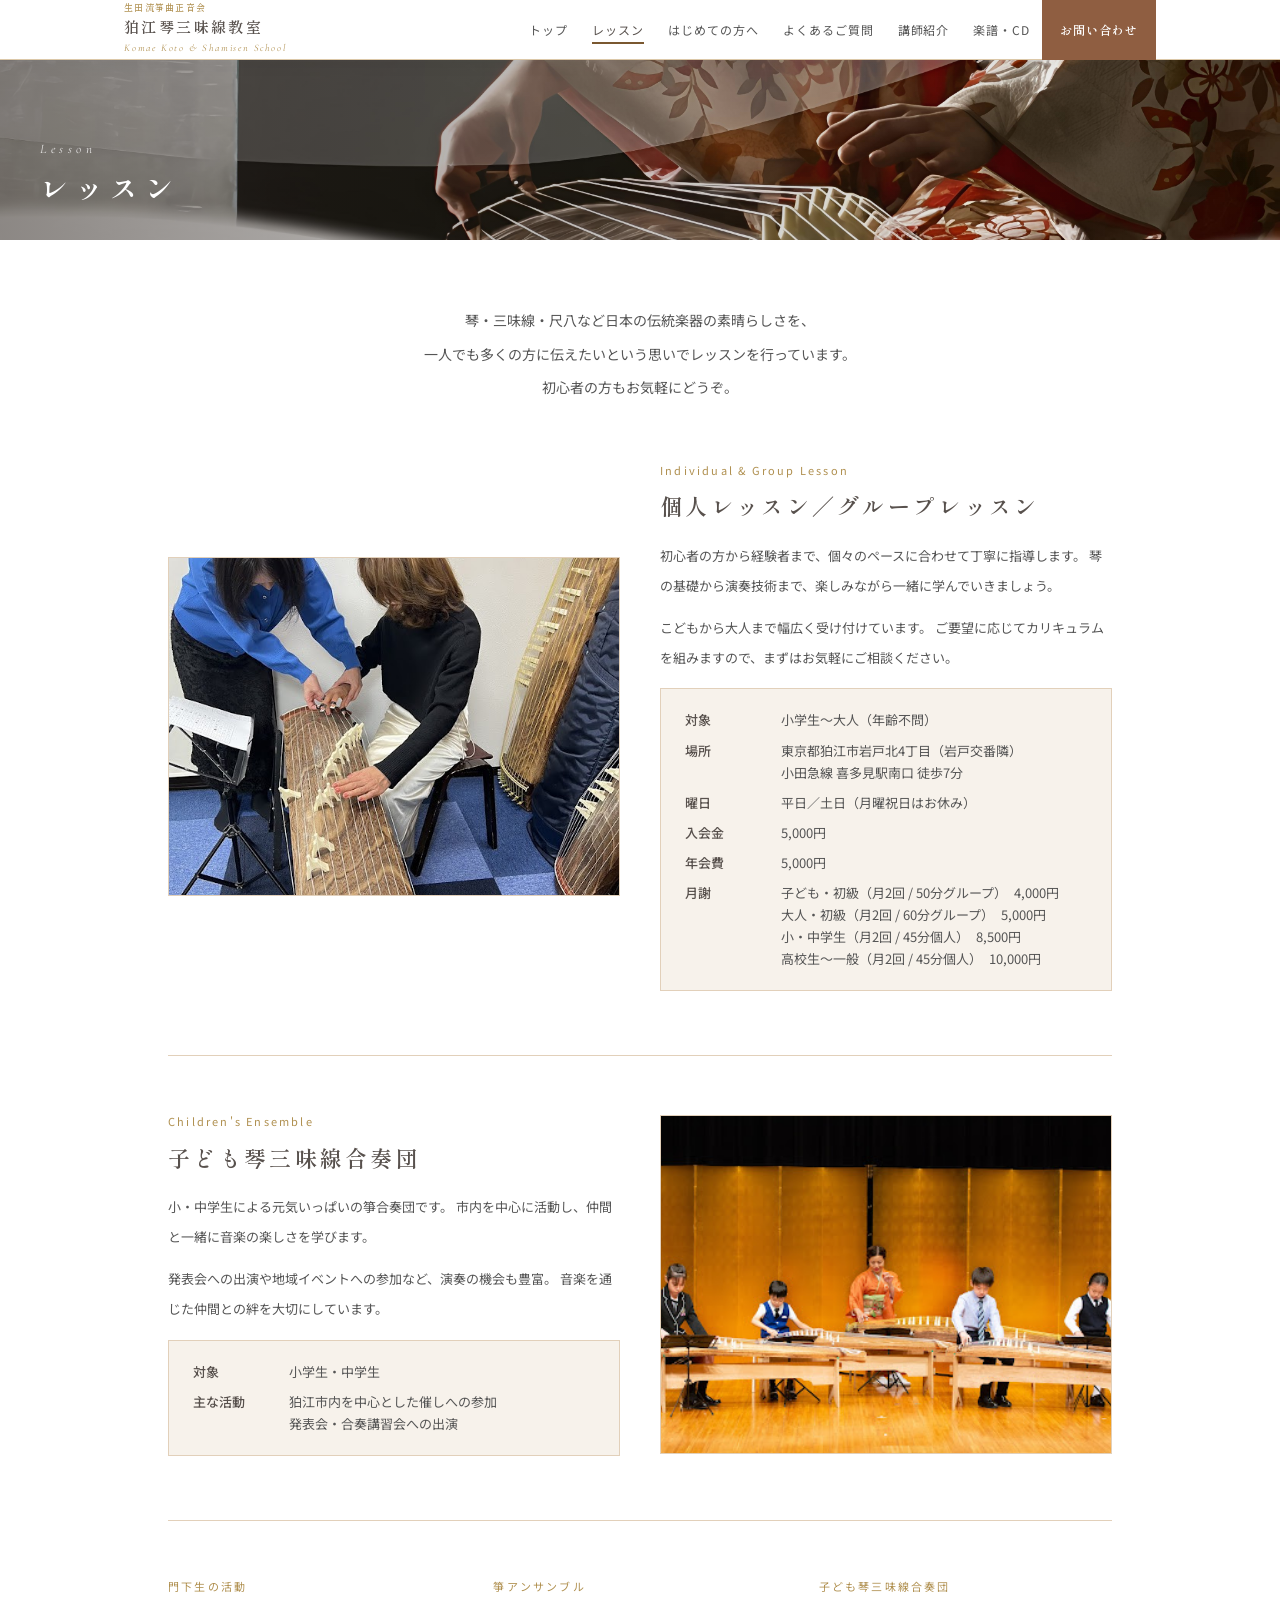
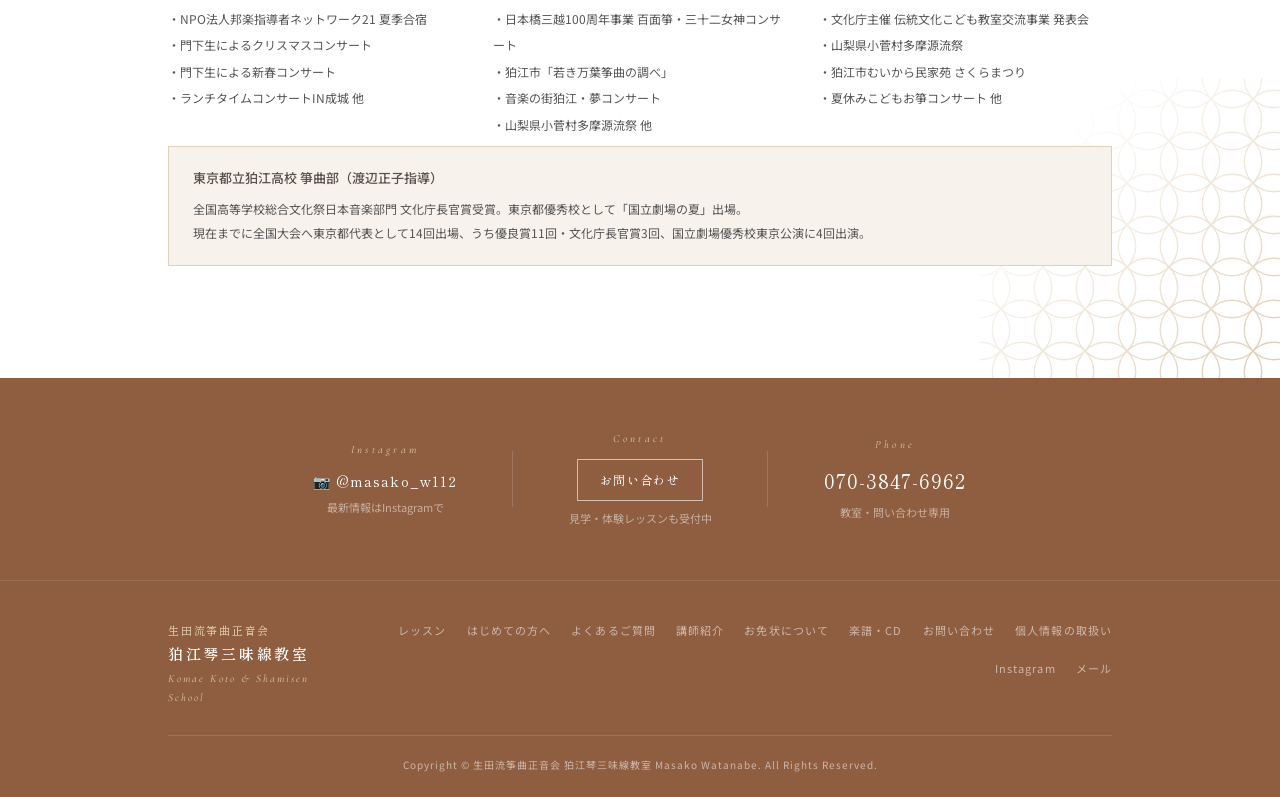
<file: lesson/index.html>
<!DOCTYPE html>
<html lang="ja">
<head>
<meta charset="UTF-8" /><meta name="viewport" content="width=device-width, initial-scale=1.0" />
<title>レッスン | 生田流筝曲正音会 狛江琴三味線教室</title>
<link rel="icon" type="image/png" sizes="32x32" href="../images/favicon-32.png" />
<link rel="icon" href="../images/favicon.ico" sizes="any" />
<link rel="apple-touch-icon" href="../images/apple-touch-icon.png" />
<link rel="canonical" href="https://komaekotoshamisen.github.io/lesson/" />
<meta property="og:site_name" content="狛江琴三味線教室" />
<meta property="og:url" content="https://komaekotoshamisen.github.io/lesson/" />
<meta property="og:type" content="website" />
<meta property="og:locale" content="ja_JP" />
<link rel="stylesheet" href="../style.css?v=20260705" />
<style>
.lesson-intro { font-size:14px; line-height:2.4; color:var(--ink-mid); max-width:700px; margin:0 auto 56px; text-align:center; }
.lesson-block { display:grid; grid-template-columns:1fr 1fr; gap:40px; align-items:center; margin-bottom:64px; }
.lesson-block.reverse { direction:rtl; }
.lesson-block.reverse > * { direction:ltr; }
.lesson-block-img { width:100%; aspect-ratio:4/3; object-fit:cover; display:block; border:1px solid var(--border); }
.lesson-block-img-placeholder { width:100%; aspect-ratio:4/3; background:var(--green-bg); display:flex; align-items:center; justify-content:center; color:var(--green-mid); font-size:12px; border:1px solid var(--border); }
.lesson-tag { font-size:11px; letter-spacing:.2em; color:var(--green-mid); display:block; margin-bottom:8px; }
.lesson-h2 { font-family:'Shippori Mincho',serif; font-size:22px; font-weight:600; letter-spacing:.15em; color:var(--green-dark); margin-bottom:16px; }
.lesson-text { font-size:13px; line-height:2.3; color:var(--ink-mid); margin-bottom:12px; }
.lesson-detail { background:var(--green-pale); border:1px solid var(--border); padding:20px 24px; margin-top:16px; }
.lesson-detail dl { display:grid; grid-template-columns:80px 1fr; gap:8px 16px; font-size:13px; }
.lesson-detail dt { color:var(--green-dark); font-weight:500; }
.lesson-detail dd { color:var(--ink-mid); }
.photo-ss { position:relative; width:100%; aspect-ratio:4/3; border:1px solid var(--border); overflow:hidden; }
.photo-ss .pss-img { position:absolute; inset:0; width:100%; height:100%; object-fit:cover; opacity:0; transition:opacity 1.2s ease; }
.photo-ss .pss-img.is-active { opacity:1; }
.photo-ss .pss-dots { display:none; }
.divider { border:none; border-top:1px solid var(--border); margin:56px 0; }
.photo-row { display:grid; grid-template-columns:repeat(3,1fr); gap:12px; margin-top:32px; }
.photo-row img { width:100%; aspect-ratio:4/3; object-fit:cover; display:block; border:1px solid var(--border); }
.cta-box { background:var(--brown-bg); color:var(--white); padding:40px; text-align:center; margin-top:64px; }
.cta-box h3 { font-family:'Shippori Mincho',serif; font-size:20px; letter-spacing:.2em; margin-bottom:12px; }
.cta-box p { font-size:13px; line-height:2.2; color:rgba(255,255,255,.8); margin-bottom:24px; }
.cta-box .tel { font-family:'Shippori Mincho',serif; font-size:22px; letter-spacing:.1em; color:var(--white); margin-bottom:20px; display:block; }
@media(max-width:768px){
  .lesson-block,.lesson-block.reverse{grid-template-columns:1fr;direction:ltr;}
  .photo-row{grid-template-columns:repeat(2,1fr);}
}
</style>
</head>
<body>
<nav class="global-nav">
  <div class="nav-inner">
    <a href="../index.html" class="nav-logo">
      <span class="nav-logo-school">生田流筝曲正音会</span>
      <span class="nav-logo-jp">狛江琴三味線教室</span>
      <span class="nav-logo-en">Komae Koto &amp; Shamisen School</span>
    </a>
    <div class="nav-right">
      <ul class="nav-links" id="navLinks">
        <li><a href="../index.html">トップ</a></li>
        <li><a href="../lesson/index.html">レッスン</a></li>
        <li><a href="../hajimete/index.html">はじめての方へ</a></li>
        <li><a href="../faq/index.html">よくあるご質問</a></li>
        <li><a href="../profile/index.html">講師紹介</a></li>
        <li><a href="../cd/index.html">楽譜・CD</a></li>
        <li><a href="../contact/index.html" class="nav-cta">お問い合わせ</a></li>
      </ul>
      <button class="nav-hamburger" id="hamburger" onclick="toggleMenu()" aria-label="メニュー"><span></span><span></span><span></span></button>
    </div>
  </div>
</nav>

<div class="page-hero">
  <div class="page-hero-img" style="background-image:url('../images/lesson_hero.jpg');"></div>
  <div class="page-hero-content">
    <span class="page-hero-en">Lesson</span>
    <h1 class="page-hero-title">レッスン</h1>
  </div>
</div>
<section class="section wagara-host">
  <div class="wagara-deco" data-anim="fade" style="bottom:0; right:0; width:300px;">
    <svg viewBox="0 0 300 300" xmlns="http://www.w3.org/2000/svg" aria-hidden="true">
      <defs>
        <pattern id="wd-shippo" width="42" height="42" patternUnits="userSpaceOnUse">
          <g fill="none" stroke="#c9ad82" stroke-width="1.4">
            <circle cx="0" cy="0" r="29.7"/><circle cx="42" cy="0" r="29.7"/>
            <circle cx="0" cy="42" r="29.7"/><circle cx="42" cy="42" r="29.7"/>
          </g>
        </pattern>
        <linearGradient id="wd-fadeBR" x1="1" y1="1" x2="0" y2="0">
          <stop offset="0" stop-color="#fff" stop-opacity="1"/>
          <stop offset=".78" stop-color="#fff" stop-opacity="0"/>
        </linearGradient>
        <mask id="wd-mBR"><rect width="300" height="300" fill="url(#wd-fadeBR)"/></mask>
      </defs>
      <g mask="url(#wd-mBR)" opacity=".62"><rect width="300" height="300" fill="url(#wd-shippo)"/></g>
    </svg>
  </div>
  <div class="container">
    <p class="lesson-intro" data-anim>
      琴・三味線・尺八など日本の伝統楽器の素晴らしさを、<br>
      一人でも多くの方に伝えたいという思いでレッスンを行っています。<br>
      初心者の方もお気軽にどうぞ。
    </p>

    <!-- 個人レッスン -->
    <div class="lesson-block" data-anim>
      <div class="photo-ss" aria-label="個人レッスン／グループレッスンの様子">
        <img src="../images/lesson_individual_group01.jpg" alt="個人レッスンの様子" class="pss-img is-active" />
        <img src="../images/lesson_individual_group02.jpg" alt="個人レッスンの様子" class="pss-img" />
        <img src="../images/lesson_individual_group03.jpg" alt="グループレッスンの様子" class="pss-img" />
        <div class="pss-dots">
          <span class="pss-dot is-active"></span>
          <span class="pss-dot"></span>
          <span class="pss-dot"></span>
        </div>
      </div>
      <div>
        <span class="lesson-tag">Individual &amp; Group Lesson</span>
        <h2 class="lesson-h2">個人レッスン／グループレッスン</h2>
        <p class="lesson-text">
          初心者の方から経験者まで、個々のペースに合わせて丁寧に指導します。
          琴の基礎から演奏技術まで、楽しみながら一緒に学んでいきましょう。
        </p>
        <p class="lesson-text">
          こどもから大人まで幅広く受け付けています。
          ご要望に応じてカリキュラムを組みますので、まずはお気軽にご相談ください。
        </p>
        <!-- ★ レッスン料金・場所は data/site-data.js で管理しています -->
        <div class="lesson-detail" id="lesson-detail-auto">
          <dl>
            <dt>対象</dt><dd>小学生〜大人（年齢不問）</dd>
            <dt>場所</dt><dd>東京都狛江市岩戸北4丁目（岩戸交番隣）<br>小田急線 喜多見駅南口 徒歩7分</dd>
            <dt>曜日</dt><dd>平日／土日（月曜祝日はお休み）</dd>
            <dt>入会金</dt><dd>5,000円</dd>
            <dt>年会費</dt><dd>5,000円</dd>
            <dt>月謝</dt><dd id="lesson-fees-text">
              子ども・初級（月2回 / 50分グループ）　4,000円<br>
              大人・初級（月2回 / 60分グループ）　5,000円<br>
              小・中学生（月2回 / 45分個人）　8,500円<br>
              高校生〜一般（月2回 / 45分個人）　10,000円
            </dd>
          </dl>
        </div>
        <script src="../data/site-data.js"></script>
        <script>
        (function(){
          if(typeof SITE_DATA === 'undefined') return;
          var d = SITE_DATA.lesson;
          var dl = document.getElementById('lesson-detail-auto').querySelector('dl');
          // 場所・曜日・入会金・年会費を更新
          var dds = dl.querySelectorAll('dd');
          dds[1].innerHTML = d.location + '<br>' + d.access;
          dds[2].textContent = d.days;
          dds[3].textContent = d.admissionFee;
          dds[4].textContent = d.annualFee;
          dds[5].innerHTML = d.fees.map(function(f){ return f.label + '　' + f.amount; }).join('<br>');
        })();
        </script>
      </div>
    </div>

    <hr class="divider" id="kodomo" />

    <!-- 子ども琴三味線合奏団 -->
    <div class="lesson-block reverse" data-anim>
      <div class="photo-ss" aria-label="子ども琴三味線合奏団の活動写真">
        <img src="../images/lesson_ensemble01.jpg" alt="子ども琴三味線合奏団" class="pss-img is-active" />
        <img src="../images/lesson_ensemble02.jpg" alt="子ども琴三味線合奏団" class="pss-img" />
        <img src="../images/lesson_ensemble03.jpg" alt="子ども琴三味線合奏団" class="pss-img" />
        <img src="../images/lesson_ensemble04.jpg" alt="子ども琴三味線合奏団" class="pss-img" />
        <div class="pss-dots">
          <span class="pss-dot is-active"></span>
          <span class="pss-dot"></span>
          <span class="pss-dot"></span>
          <span class="pss-dot"></span>
        </div>
      </div>
      <div>
        <span class="lesson-tag">Children's Ensemble</span>
        <h2 class="lesson-h2">子ども琴三味線合奏団</h2>
        <p class="lesson-text">
          小・中学生による元気いっぱいの箏合奏団です。
          市内を中心に活動し、仲間と一緒に音楽の楽しさを学びます。
        </p>
        <p class="lesson-text">
          発表会への出演や地域イベントへの参加など、演奏の機会も豊富。
          音楽を通じた仲間との絆を大切にしています。
        </p>
        <div class="lesson-detail">
          <dl>
            <dt>対象</dt><dd>小学生・中学生</dd>
            <dt>主な活動</dt><dd>
              狛江市内を中心とした催しへの参加<br>
              発表会・合奏講習会への出演
            </dd>
          </dl>
        </div>
      </div>
    </div>

    <hr class="divider" />

    <!-- 門下生・合奏団の活動歴 -->
    <div style="display:grid;grid-template-columns:repeat(3,1fr);gap:32px;margin-bottom:8px;">
      <div>
        <span class="lesson-tag" style="display:block;margin-bottom:10px;">門下生の活動</span>
        <ul style="list-style:none;font-size:12px;line-height:2.2;color:var(--ink-mid);">
          <li>・NPO法人邦楽指導者ネットワーク21 夏季合宿</li>
          <li>・門下生によるクリスマスコンサート</li>
          <li>・門下生による新春コンサート</li>
          <li>・ランチタイムコンサートIN成城 他</li>
        </ul>
      </div>
      <div>
        <span class="lesson-tag" style="display:block;margin-bottom:10px;">箏アンサンブル</span>
        <ul style="list-style:none;font-size:12px;line-height:2.2;color:var(--ink-mid);">
          <li>・日本橋三越100周年事業 百面箏・三十二女神コンサート</li>
          <li>・狛江市「若き万葉筝曲の調べ」</li>
          <li>・音楽の街狛江・夢コンサート</li>
          <li>・山梨県小菅村多摩源流祭 他</li>
        </ul>
      </div>
      <div>
        <span class="lesson-tag" style="display:block;margin-bottom:10px;">子ども琴三味線合奏団</span>
        <ul style="list-style:none;font-size:12px;line-height:2.2;color:var(--ink-mid);">
          <li>・文化庁主催 伝統文化こども教室交流事業 発表会</li>
          <li>・山梨県小菅村多摩源流祭</li>
          <li>・狛江市むいから民家苑 さくらまつり</li>
          <li>・夏休みこどもお箏コンサート 他</li>
        </ul>
      </div>
    </div>

    <div style="background:var(--green-pale);border:1px solid var(--border);padding:20px 24px;margin-top:8px;margin-bottom:48px;">
      <p style="font-size:13px;font-weight:500;color:var(--green-dark);margin-bottom:8px;">東京都立狛江高校 箏曲部（渡辺正子指導）</p>
      <p style="font-size:12px;line-height:2;color:var(--ink-mid);">
        全国高等学校総合文化祭日本音楽部門 文化庁長官賞受賞。東京都優秀校として「国立劇場の夏」出場。<br>
        現在までに全国大会へ東京都代表として14回出場、うち優良賞11回・文化庁長官賞3回、国立劇場優秀校東京公演に4回出演。
      </p>
    </div>

  </div>
</section>

<section class="unified-cta">
  <div class="unified-cta-inner">
    <div class="ucta-col">
      <span class="ucta-label">Instagram</span>
      <a href="https://www.instagram.com/masako_w112/" target="_blank" rel="noopener" class="ucta-ig">📷 @masako_w112</a>
      <p class="ucta-sub">最新情報はInstagramで</p>
    </div>
    <div class="ucta-div"></div>
    <div class="ucta-col">
      <span class="ucta-label">Contact</span>
      <a href="../contact/index.html" class="ucta-btn">お問い合わせ</a>
      <p class="ucta-sub" style="margin-top:8px;">見学・体験レッスンも受付中</p>
    </div>
    <div class="ucta-div"></div>
    <div class="ucta-col">
      <span class="ucta-label">Phone</span>
      <a class="ucta-tel" href="tel:070-3847-6962">070-3847-6962</a>
      <p class="ucta-sub">教室・問い合わせ専用</p>
    </div>
  </div>
</section>

<footer class="global-footer">
  <div class="container">
    <div class="footer-inner">
      <div><p class="footer-logo-jp"><span class="footer-logo-school">生田流筝曲正音会</span>狛江琴三味線教室</p><span class="footer-logo-en">Komae Koto &amp; Shamisen School</span></div>
            <nav class="footer-nav">
        <a href="../lesson/index.html">レッスン</a>
        <a href="../hajimete/index.html">はじめての方へ</a>
        <a href="../faq/index.html">よくあるご質問</a>
        <a href="../profile/index.html">講師紹介</a>
        <a href="../omenjo/index.html">お免状について</a>
        <a href="../cd/index.html">楽譜・CD</a>
        <a href="../contact/index.html">お問い合わせ</a>
        <a href="../privacy/index.html">個人情報の取扱い</a>
        <a href="https://www.instagram.com/masako_w112/" target="_blank" rel="noopener">Instagram</a>
        <a href="mailto:komaekotoshamisen@gmail.com">メール</a>
      </nav>
    </div>
    <p class="footer-copy">Copyright &copy; 生田流筝曲正音会 狛江琴三味線教室 Masako Watanabe. All Rights Reserved.</p>
  </div>
</footer>
<script>
(function(){
  document.querySelectorAll('.photo-ss').forEach(function(ss){
    var imgs = ss.querySelectorAll('.pss-img');
    var dots = ss.querySelectorAll('.pss-dot');
    if(imgs.length < 2) return;
    var i = 0;
    setInterval(function(){
      imgs[i].classList.remove('is-active');
      if(dots[i]) dots[i].classList.remove('is-active');
      i = (i + 1) % imgs.length;
      imgs[i].classList.add('is-active');
      if(dots[i]) dots[i].classList.add('is-active');
    }, 4000);
  });
})();
</script>
<script src="../common.js"></script>
</body>
</html>
</file>
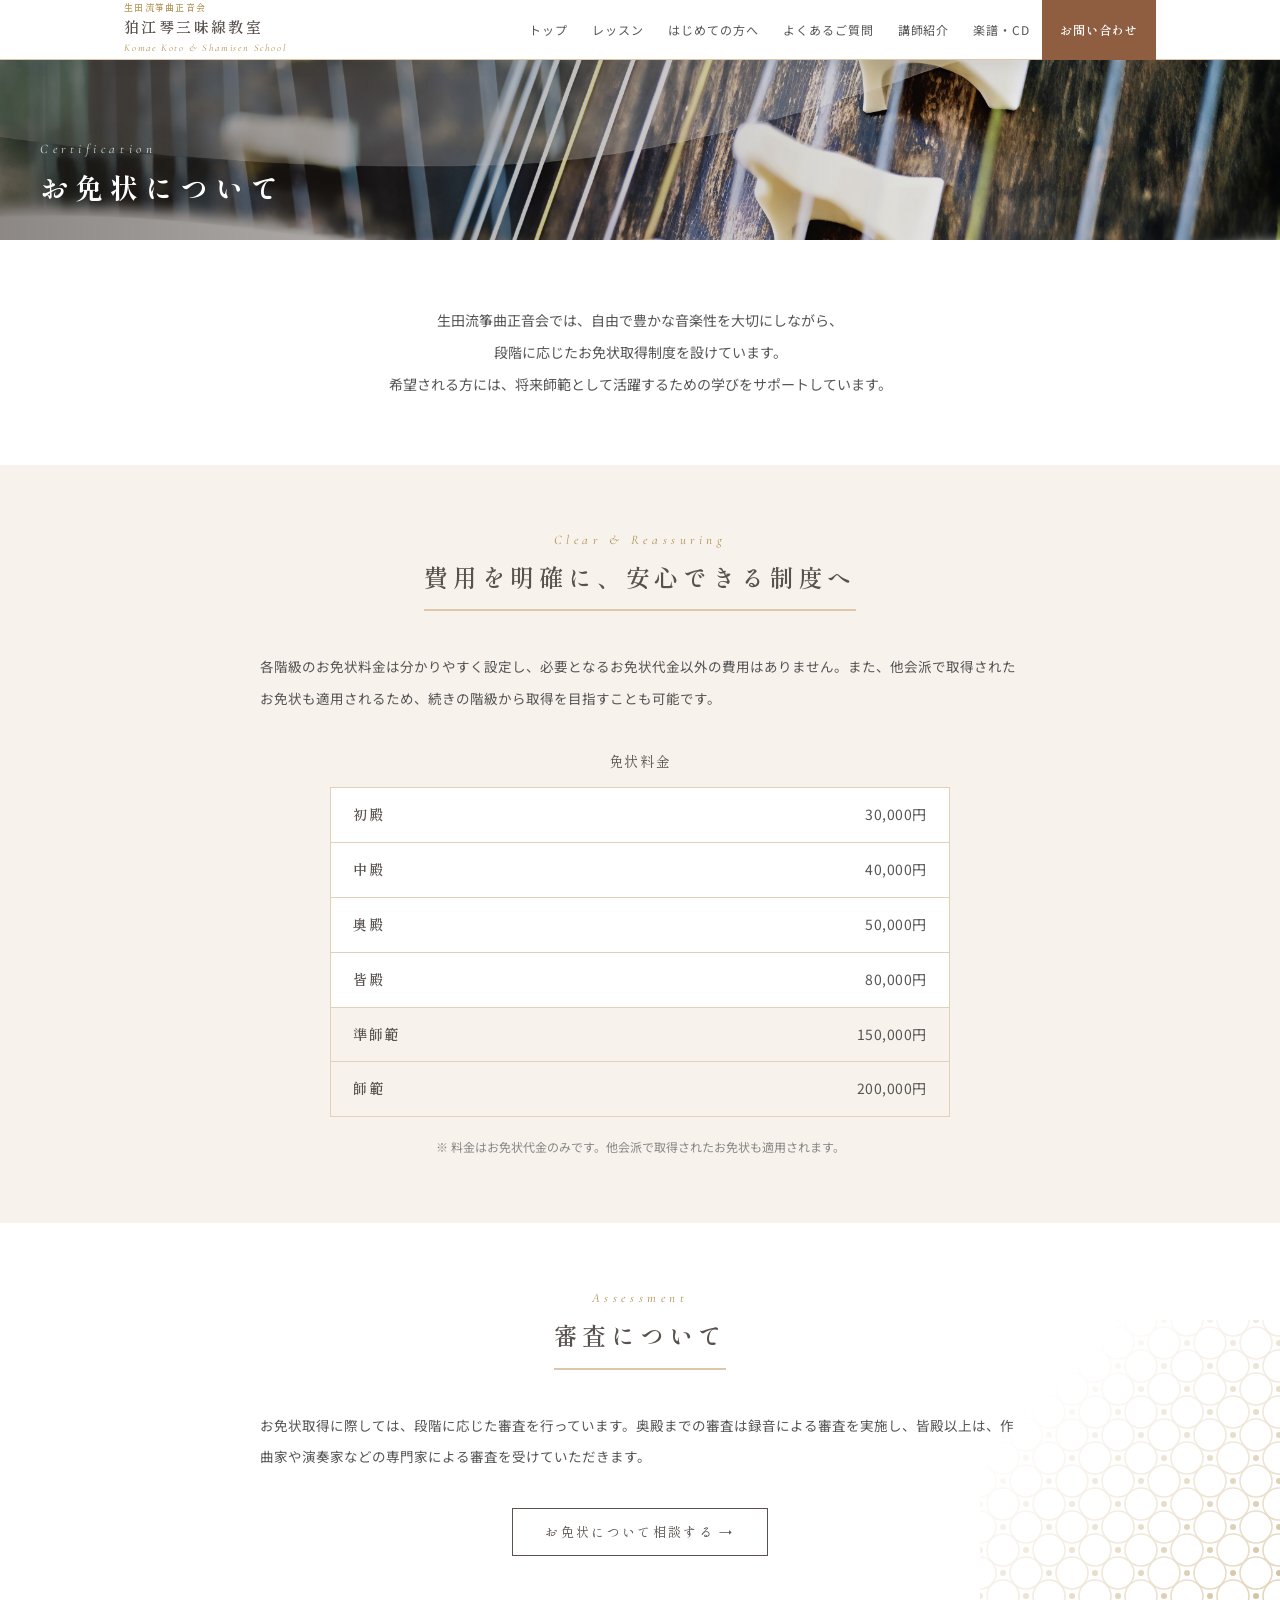
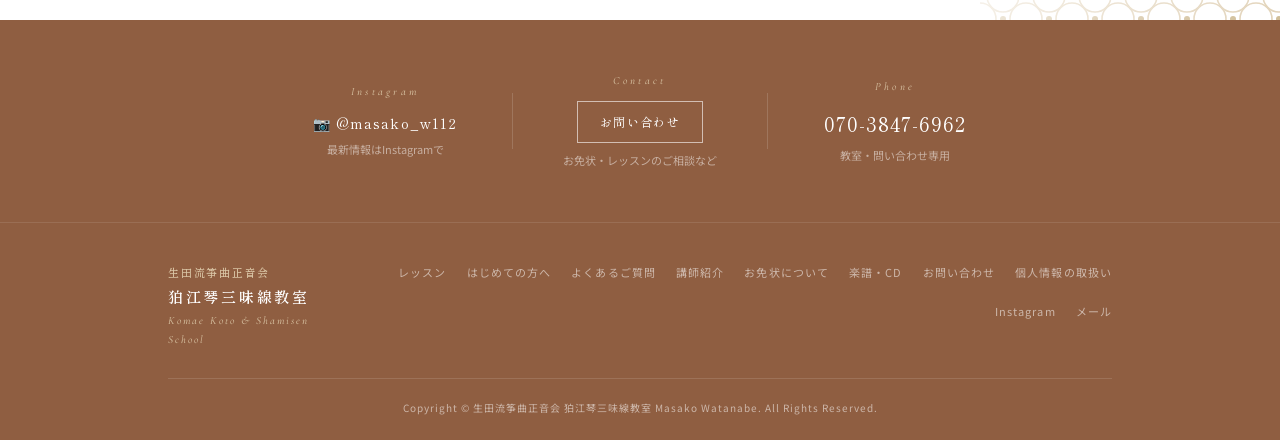
<file: omenjo/index.html>
<!DOCTYPE html>
<html lang="ja">
<head>
<meta charset="UTF-8" /><meta name="viewport" content="width=device-width, initial-scale=1.0" />
<title>お免状について | 生田流筝曲正音会 狛江琴三味線教室</title>
<meta name="description" content="生田流筝曲正音会 狛江琴三味線教室のお免状取得制度。各階級の料金を明確に設定し、お免状代金以外の費用はかかりません。段階に応じた審査について、師範を目指す方へのご案内です。" />
<link rel="icon" type="image/png" sizes="32x32" href="../images/favicon-32.png" />
<link rel="icon" href="../images/favicon.ico" sizes="any" />
<link rel="apple-touch-icon" href="../images/apple-touch-icon.png" />
<link rel="canonical" href="https://komaekotoshamisen.github.io/omenjo/" />
<link href="https://fonts.googleapis.com/css2?family=Shippori+Mincho:wght@400;600;700&family=Noto+Sans+JP:wght@300;400;500&family=Cormorant+Garamond:ital,wght@0,300;1,300;1,400&display=swap" rel="stylesheet" />
<link rel="stylesheet" href="../style.css?v=20260705" />
<style>
.omenjo-lead { max-width: 760px; margin: 0 auto; text-align: center; font-size: 14px; line-height: 2.3; color: var(--ink-mid); }
.omenjo-text { font-size: 13.5px; line-height: 2.3; color: var(--ink-mid); max-width: 760px; margin: 0 auto 16px; }
.fee-wrap { max-width: 620px; margin: 36px auto 0; }
.fee-table { width: 100%; border-collapse: collapse; background: var(--white); border: 1px solid var(--border); }
.fee-table caption { font-family: 'Shippori Mincho', serif; font-size: 14px; letter-spacing: .12em; color: var(--green-dark); padding-bottom: 14px; }
.fee-table th, .fee-table td { padding: 15px 22px; border-bottom: 1px solid var(--border); font-size: 14px; }
.fee-table th { text-align: left; font-family: 'Shippori Mincho', serif; font-weight: 600; letter-spacing: .12em; color: var(--green-dark); width: 50%; }
.fee-table td { text-align: right; color: var(--ink-mid); letter-spacing: .04em; }
.fee-table tr:last-child th, .fee-table tr:last-child td { border-bottom: none; }
.fee-table tr.is-master th, .fee-table tr.is-master td { background: var(--green-pale); }
.fee-note { max-width: 620px; margin: 18px auto 0; font-size: 12px; line-height: 2; color: var(--ink-lt); text-align: center; }
.omenjo-link-box { max-width: 760px; margin: 8px auto 0; }
@media (max-width: 768px) {
  .fee-table th, .fee-table td { padding: 13px 16px; font-size: 13px; }
}
</style>
</head>
<body>

<nav class="global-nav">
  <div class="nav-inner">
    <a href="../index.html" class="nav-logo">
      <span class="nav-logo-school">生田流筝曲正音会</span>
      <span class="nav-logo-jp">狛江琴三味線教室</span>
      <span class="nav-logo-en">Komae Koto &amp; Shamisen School</span>
    </a>
    <div class="nav-right">
      <ul class="nav-links" id="navLinks">
        <li><a href="../index.html">トップ</a></li>
        <li><a href="../lesson/index.html">レッスン</a></li>
        <li><a href="../hajimete/index.html">はじめての方へ</a></li>
        <li><a href="../faq/index.html">よくあるご質問</a></li>
        <li><a href="../profile/index.html">講師紹介</a></li>
        <li><a href="../cd/index.html">楽譜・CD</a></li>
        <li><a href="../contact/index.html" class="nav-cta">お問い合わせ</a></li>
      </ul>
      <button class="nav-hamburger" id="hamburger" onclick="toggleMenu()" aria-label="メニュー"><span></span><span></span><span></span></button>
    </div>
  </div>
</nav>

<div class="page-hero">
  <div class="page-hero-img" style="background-image:url('../images/omenjo_hero.jpg');"></div>
  <div class="page-hero-content">
    <span class="page-hero-en">Certification</span>
    <h1 class="page-hero-title">お免状について</h1>
  </div>
</div>

<!-- 導入 -->
<section class="section">
  <div class="container">
    <p class="omenjo-lead" data-anim>生田流筝曲正音会では、自由で豊かな音楽性を大切にしながら、<br>段階に応じたお免状取得制度を設けています。<br>希望される方には、将来師範として活躍するための学びをサポートしています。</p>
  </div>
</section>

<!-- 費用について -->
<section class="section" style="background:var(--green-pale); padding-top:64px;">
  <div class="container">
    <div class="sec-header" data-anim>
      <span class="sec-label">Clear &amp; Reassuring</span>
      <h2 class="sec-title">費用を明確に、安心できる制度へ</h2>
    </div>
    <p class="omenjo-text" data-anim>各階級のお免状料金は分かりやすく設定し、必要となるお免状代金以外の費用はありません。また、他会派で取得されたお免状も適用されるため、続きの階級から取得を目指すことも可能です。</p>

    <div class="fee-wrap" data-anim>
      <table class="fee-table">
        <caption>免状料金</caption>
        <tbody>
          <tr><th>初殿</th><td>30,000円</td></tr>
          <tr><th>中殿</th><td>40,000円</td></tr>
          <tr><th>奥殿</th><td>50,000円</td></tr>
          <tr><th>皆殿</th><td>80,000円</td></tr>
          <tr class="is-master"><th>準師範</th><td>150,000円</td></tr>
          <tr class="is-master"><th>師範</th><td>200,000円</td></tr>
        </tbody>
      </table>
      <p class="fee-note">※ 料金はお免状代金のみです。他会派で取得されたお免状も適用されます。</p>
    </div>
  </div>
</section>

<!-- 審査について -->
<section class="section wagara-host">
  <div class="wagara-deco" data-anim="fade" style="bottom:0; right:0; width:300px;">
    <svg viewBox="0 0 300 300" xmlns="http://www.w3.org/2000/svg" aria-hidden="true">
      <defs>
        <pattern id="wd-hana" width="46" height="46" patternUnits="userSpaceOnUse">
          <g fill="none" stroke="#cdb488" stroke-width="1.6">
            <circle cx="23" cy="0" r="16"/><circle cx="23" cy="46" r="16"/>
            <circle cx="0" cy="23" r="16"/><circle cx="46" cy="23" r="16"/>
          </g>
          <g fill="#b09050">
            <circle cx="23" cy="23" r="3"/><circle cx="0" cy="0" r="3"/>
            <circle cx="46" cy="0" r="3"/><circle cx="0" cy="46" r="3"/><circle cx="46" cy="46" r="3"/>
          </g>
        </pattern>
        <linearGradient id="wd-fadeBR" x1="1" y1="1" x2="0" y2="0">
          <stop offset="0" stop-color="#fff" stop-opacity="1"/>
          <stop offset=".78" stop-color="#fff" stop-opacity="0"/>
        </linearGradient>
        <mask id="wd-mBR"><rect width="300" height="300" fill="url(#wd-fadeBR)"/></mask>
      </defs>
      <g mask="url(#wd-mBR)" opacity=".6"><rect width="300" height="300" fill="url(#wd-hana)"/></g>
    </svg>
  </div>
  <div class="container">
    <div class="sec-header" data-anim>
      <span class="sec-label">Assessment</span>
      <h2 class="sec-title">審査について</h2>
    </div>
    <p class="omenjo-text" data-anim>お免状取得に際しては、段階に応じた審査を行っています。奥殿までの審査は録音による審査を実施し、皆殿以上は、作曲家や演奏家などの専門家による審査を受けていただきます。</p>
    <div class="omenjo-link-box" data-anim style="text-align:center; margin-top:36px;">
      <a href="../contact/index.html" class="btn">お免状について相談する →</a>
    </div>
  </div>
</section>

<!-- 統一CTA -->
<section class="unified-cta">
  <div class="unified-cta-inner">
    <div class="ucta-col">
      <span class="ucta-label">Instagram</span>
      <a href="https://www.instagram.com/masako_w112/" target="_blank" rel="noopener" class="ucta-ig">📷 @masako_w112</a>
      <p class="ucta-sub">最新情報はInstagramで</p>
    </div>
    <div class="ucta-div"></div>
    <div class="ucta-col">
      <span class="ucta-label">Contact</span>
      <a href="../contact/index.html" class="ucta-btn">お問い合わせ</a>
      <p class="ucta-sub" style="margin-top:8px;">お免状・レッスンのご相談など</p>
    </div>
    <div class="ucta-div"></div>
    <div class="ucta-col">
      <span class="ucta-label">Phone</span>
      <a class="ucta-tel" href="tel:070-3847-6962">070-3847-6962</a>
      <p class="ucta-sub">教室・問い合わせ専用</p>
    </div>
  </div>
</section>

<footer class="global-footer">
  <div class="container">
    <div class="footer-inner">
      <div><p class="footer-logo-jp"><span class="footer-logo-school">生田流筝曲正音会</span>狛江琴三味線教室</p><span class="footer-logo-en">Komae Koto &amp; Shamisen School</span></div>
      <nav class="footer-nav">
        <a href="../lesson/index.html">レッスン</a>
        <a href="../hajimete/index.html">はじめての方へ</a>
        <a href="../faq/index.html">よくあるご質問</a>
        <a href="../profile/index.html">講師紹介</a>
        <a href="../omenjo/index.html">お免状について</a>
        <a href="../cd/index.html">楽譜・CD</a>
        <a href="../contact/index.html">お問い合わせ</a>
        <a href="../privacy/index.html">個人情報の取扱い</a>
        <a href="https://www.instagram.com/masako_w112/" target="_blank" rel="noopener">Instagram</a>
        <a href="mailto:komaekotoshamisen@gmail.com">メール</a>
      </nav>
    </div>
    <p class="footer-copy">Copyright &copy; 生田流筝曲正音会 狛江琴三味線教室 Masako Watanabe. All Rights Reserved.</p>
  </div>
</footer>
<script src="../common.js"></script>
</body>
</html>
</file>
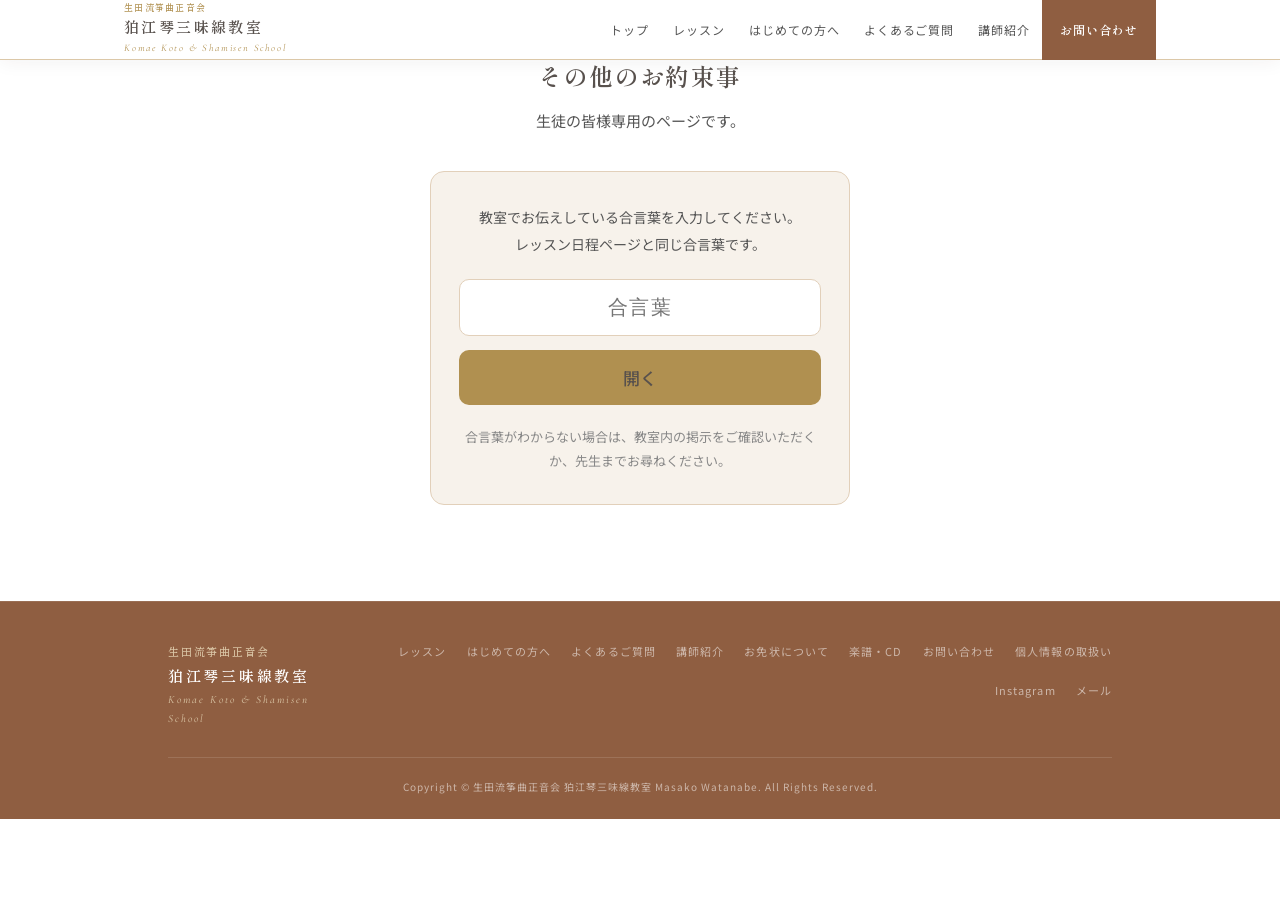
<file: other-rules/index.html>
<!DOCTYPE html>
<html lang="ja">
<head>
<meta charset="UTF-8" />
<meta name="viewport" content="width=device-width, initial-scale=1.0" />
<title>その他のお約束事 | 生田流筝曲正音会 狛江琴三味線教室</title>
<meta name="robots" content="noindex, nofollow" />
<link rel="icon" type="image/png" sizes="32x32" href="../images/favicon-32.png" />
<link rel="icon" href="../images/favicon.ico" sizes="any" />
<link rel="apple-touch-icon" href="../images/apple-touch-icon.png" />
<meta name="theme-color" content="#7a5830" />
<link rel="preconnect" href="https://fonts.googleapis.com" />
<link rel="preconnect" href="https://fonts.gstatic.com" crossorigin />
<link href="https://fonts.googleapis.com/css2?family=Shippori+Mincho:wght@400;600;700&family=Noto+Sans+JP:wght@300;400;500&family=Cormorant+Garamond:ital,wght@0,300;1,300;1,400&display=swap" rel="stylesheet" />
<link rel="stylesheet" href="../style.css?v=20260705" />
<style>
*, *::before, *::after { box-sizing: border-box; margin: 0; padding: 0; }

.sched-section {
  padding: 56px 0 96px;
  background: var(--white);
  min-height: 60vh;
}
.sched-container {
  max-width: 720px; margin: 0 auto; padding: 0 24px;
}
.sched-title {
  font-family: 'Shippori Mincho', serif;
  font-size: 24px; font-weight: 600;
  color: var(--green-dark);
  letter-spacing: .06em;
  text-align: center;
  margin-bottom: 10px;
}
.sched-lead {
  font-size: 15px; line-height: 1.9; color: var(--ink-mid);
  text-align: center;
  margin-bottom: 36px;
}

/* ── 合言葉ゲート（lesson-schedule と共通デザイン・共通の合言葉） ── */
.gate-box {
  max-width: 420px; margin: 0 auto;
  background: var(--green-pale);
  border: 1px solid var(--border);
  border-radius: 14px;
  padding: 32px 28px;
}
.gate-note {
  font-size: 14px; line-height: 1.9; color: var(--ink-mid);
  text-align: center; margin-bottom: 22px;
}
.gate-form { display: flex; flex-direction: column; gap: 14px; }
.gate-input {
  width: 100%;
  font-size: 20px;
  letter-spacing: .08em;
  padding: 16px 18px;
  border: 1px solid var(--border);
  border-radius: 10px;
  background: var(--white);
  color: var(--ink);
  text-align: center;
}
.gate-input:focus { outline: 2px solid var(--green-mid); }
.gate-btn {
  font-family: 'Noto Sans JP', sans-serif;
  font-size: 17px; font-weight: 500;
  padding: 15px 18px;
  border: none; border-radius: 10px;
  background: var(--green-mid); color: var(--green-dark);
  cursor: pointer;
  transition: background .2s, color .2s;
}
.gate-btn:hover { background: var(--green-dark); color: var(--white); }
.gate-btn:disabled { opacity: .6; cursor: default; }
.gate-error {
  display: none;
  font-size: 14px; color: #a3402c;
  text-align: center;
}
.gate-error.show { display: block; }
.gate-help {
  font-size: 13px; color: var(--ink-lt);
  text-align: center; margin-top: 20px; line-height: 1.8;
}
.gate-loading {
  text-align: center; font-size: 15px; color: var(--ink-mid);
  padding: 40px 0;
}
.gate-again {
  display: block; text-align: center; margin-top: 40px;
  font-size: 13px; color: var(--ink-lt); text-decoration: underline;
  background: none; border: none; cursor: pointer;
  text-underline-offset: 3px;
}

/* ── お約束事の内容表示 ── */
#rulesView { display: none; }
.rules-section { margin-bottom: 30px; }
.rules-heading {
  font-family: 'Shippori Mincho', serif;
  font-size: 16px; font-weight: 600;
  color: var(--green-dark);
  border-left: 3px solid var(--green);
  padding-left: 12px;
  margin-bottom: 10px;
  letter-spacing: .05em;
}
.rules-body {
  font-size: 14.5px; line-height: 2.1;
  color: var(--ink-mid);
  padding-left: 15px;
}
.rules-empty {
  text-align: center; color: var(--ink-lt); font-size: 15px; padding: 40px 0;
}
.rules-crosslinks {
  margin-top: 44px; padding-top: 24px;
  border-top: 1px solid var(--border);
  display: flex; flex-direction: column; gap: 10px;
  align-items: center;
}
.rules-crosslinks a {
  font-size: 13.5px; color: var(--green); text-decoration: underline;
  text-underline-offset: 3px;
}
.rules-crosslinks a:hover { color: var(--green-dark); }

@media (max-width: 480px) {
  .sched-title { font-size: 20px; }
}
</style>
</head>
<body>

<!-- ── NAV ── -->
<nav class="global-nav">
  <div class="nav-inner">
    <a href="../index.html" class="nav-logo">
      <span class="nav-logo-school">生田流筝曲正音会</span>
      <span class="nav-logo-jp">狛江琴三味線教室</span>
      <span class="nav-logo-en">Komae Koto &amp; Shamisen School</span>
    </a>
    <div class="nav-right">
      <ul class="nav-links" id="navLinks">
        <li><a href="../index.html">トップ</a></li>
        <li><a href="../lesson/index.html">レッスン</a></li>
        <li><a href="../hajimete/index.html">はじめての方へ</a></li>
        <li><a href="../faq/index.html">よくあるご質問</a></li>
        <li><a href="../profile/index.html">講師紹介</a></li>
        <li><a href="../contact/index.html" class="nav-cta">お問い合わせ</a></li>
      </ul>
      <button class="nav-hamburger" id="hamburger" onclick="toggleMenu()" aria-label="メニュー"><span></span><span></span><span></span></button>
    </div>
  </div>
</nav>

<section class="sched-section">
  <div class="sched-container">
    <p class="sched-title">その他のお約束事</p>
    <p class="sched-lead">生徒の皆様専用のページです。</p>

    <!-- 合言葉ゲート -->
    <div class="gate-box" id="gateBox">
      <p class="gate-note">教室でお伝えしている合言葉を入力してください。<br>レッスン日程ページと同じ合言葉です。</p>
      <form class="gate-form" id="gateForm" autocomplete="off">
        <input type="password" inputmode="text" class="gate-input" id="pwInput" placeholder="合言葉" autocomplete="off" />
        <button type="submit" class="gate-btn" id="gateBtn">開く</button>
        <p class="gate-error" id="gateError">合言葉が違います。もう一度お確かめください。</p>
      </form>
      <p class="gate-help">合言葉がわからない場合は、教室内の掲示をご確認いただくか、先生までお尋ねください。</p>
    </div>
    <div class="gate-loading" id="gateLoading" style="display:none;">読み込み中…</div>

    <!-- お約束事の内容 -->
    <div id="rulesView">
      <div id="rulesContent"></div>

      <div class="rules-crosslinks">
        <a href="../lesson-schedule/index.html#rules">レッスン日・欠席・振替について →</a>
        <a href="../lesson-schedule/index.html">レッスン日程を見る →</a>
      </div>

      <button type="button" class="gate-again" id="btnRelock">別の合言葉で開き直す</button>
    </div>
  </div>
</section>

<!-- フッター -->
<footer class="global-footer">
  <div class="container">
    <div class="footer-inner">
      <div>
        <p class="footer-logo-jp"><span class="footer-logo-school">生田流筝曲正音会</span>狛江琴三味線教室</p>
        <span class="footer-logo-en">Komae Koto &amp; Shamisen School</span>
      </div>
      <nav class="footer-nav">
        <a href="../lesson/index.html">レッスン</a>
        <a href="../hajimete/index.html">はじめての方へ</a>
        <a href="../faq/index.html">よくあるご質問</a>
        <a href="../profile/index.html">講師紹介</a>
        <a href="../omenjo/index.html">お免状について</a>
        <a href="../cd/index.html">楽譜・CD</a>
        <a href="../contact/index.html">お問い合わせ</a>
        <a href="../privacy/index.html">個人情報の取扱い</a>
        <a href="https://www.instagram.com/masako_w112/" target="_blank" rel="noopener">Instagram</a>
        <a href="mailto:komaekotoshamisen@gmail.com">メール</a>
      </nav>
    </div>
    <p class="footer-copy">Copyright &copy; 生田流筝曲正音会 狛江琴三味線教室 Masako Watanabe. All Rights Reserved.</p>
  </div>
</footer>

<script src="../common.js"></script>
<script>
// レッスン日程ページと同じ GAS ウェブアプリ URL（合言葉・デプロイ先とも共通）
var GAS_URL = "https://script.google.com/macros/s/AKfycbyZXcPHWFE1n8mN3hV7uMhgNvEac9SCV2lfTLq02dtqiKW7QA9h-7OXBaxeUbGSalOlow/exec";
var STORAGE_KEY = 'lesson_pw'; // レッスン日程ページと共通の合言葉を使い回す
var PAGE_KEY = 'other-rules';

var gateBox = document.getElementById('gateBox');
var gateLoading = document.getElementById('gateLoading');
var gateForm = document.getElementById('gateForm');
var gateBtn = document.getElementById('gateBtn');
var gateError = document.getElementById('gateError');
var pwInput = document.getElementById('pwInput');
var rulesView = document.getElementById('rulesView');
var rulesContent = document.getElementById('rulesContent');

async function tryUnlock(pw, isAuto) {
  if (!isAuto) {
    gateBtn.disabled = true;
    gateBtn.textContent = '確認中…';
    gateError.classList.remove('show');
  }
  try {
    var res = await fetch(GAS_URL + '?pw=' + encodeURIComponent(pw) + '&type=rules&page=' + PAGE_KEY);
    var data = await res.json();

    if (!data.ok) {
      if (isAuto) {
        localStorage.removeItem(STORAGE_KEY);
        showGate();
        return;
      }
      gateError.textContent = '合言葉が違います。もう一度お確かめください。';
      gateError.classList.add('show');
      gateBtn.disabled = false;
      gateBtn.textContent = '開く';
      return;
    }

    localStorage.setItem(STORAGE_KEY, pw);
    renderRules(data.sections || []);
    showRules();
  } catch (err) {
    if (isAuto) {
      showGate();
      return;
    }
    gateError.textContent = '通信に失敗しました。時間をおいて再度お試しください。';
    gateError.classList.add('show');
    gateBtn.disabled = false;
    gateBtn.textContent = '開く';
  }
}

function renderRules(sections) {
  rulesContent.innerHTML = '';

  if (!sections.length) {
    var empty = document.createElement('p');
    empty.className = 'rules-empty';
    empty.textContent = '現在ご案内できる内容がありません。';
    rulesContent.appendChild(empty);
    return;
  }

  sections.forEach(function (sec) {
    var wrap = document.createElement('div');
    wrap.className = 'rules-section';

    if (sec.heading) {
      var h = document.createElement('p');
      h.className = 'rules-heading';
      h.textContent = sec.heading;
      wrap.appendChild(h);
    }

    var body = document.createElement('p');
    body.className = 'rules-body';
    (sec.body || []).forEach(function (line, i) {
      if (i > 0) body.appendChild(document.createElement('br'));
      body.appendChild(document.createTextNode(line));
    });
    wrap.appendChild(body);

    rulesContent.appendChild(wrap);
  });
}

function showGate() {
  gateLoading.style.display = 'none';
  gateBox.style.display = 'block';
  rulesView.style.display = 'none';
  gateBtn.disabled = false;
  gateBtn.textContent = '開く';
}

function showRules() {
  gateLoading.style.display = 'none';
  gateBox.style.display = 'none';
  rulesView.style.display = 'block';
}

gateForm.addEventListener('submit', function (e) {
  e.preventDefault();
  var pw = pwInput.value.trim();
  if (!pw) return;
  tryUnlock(pw, false);
});

document.getElementById('btnRelock').addEventListener('click', function () {
  localStorage.removeItem(STORAGE_KEY);
  pwInput.value = '';
  gateError.classList.remove('show');
  showGate();
});

// 初期表示：レッスン日程ページ等で保存済みの合言葉があれば自動で開く
(function init() {
  var saved = localStorage.getItem(STORAGE_KEY);
  if (saved) {
    gateBox.style.display = 'none';
    gateLoading.style.display = 'block';
    tryUnlock(saved, true);
  } else {
    showGate();
  }
})();
</script>
</body>
</html>
</file>
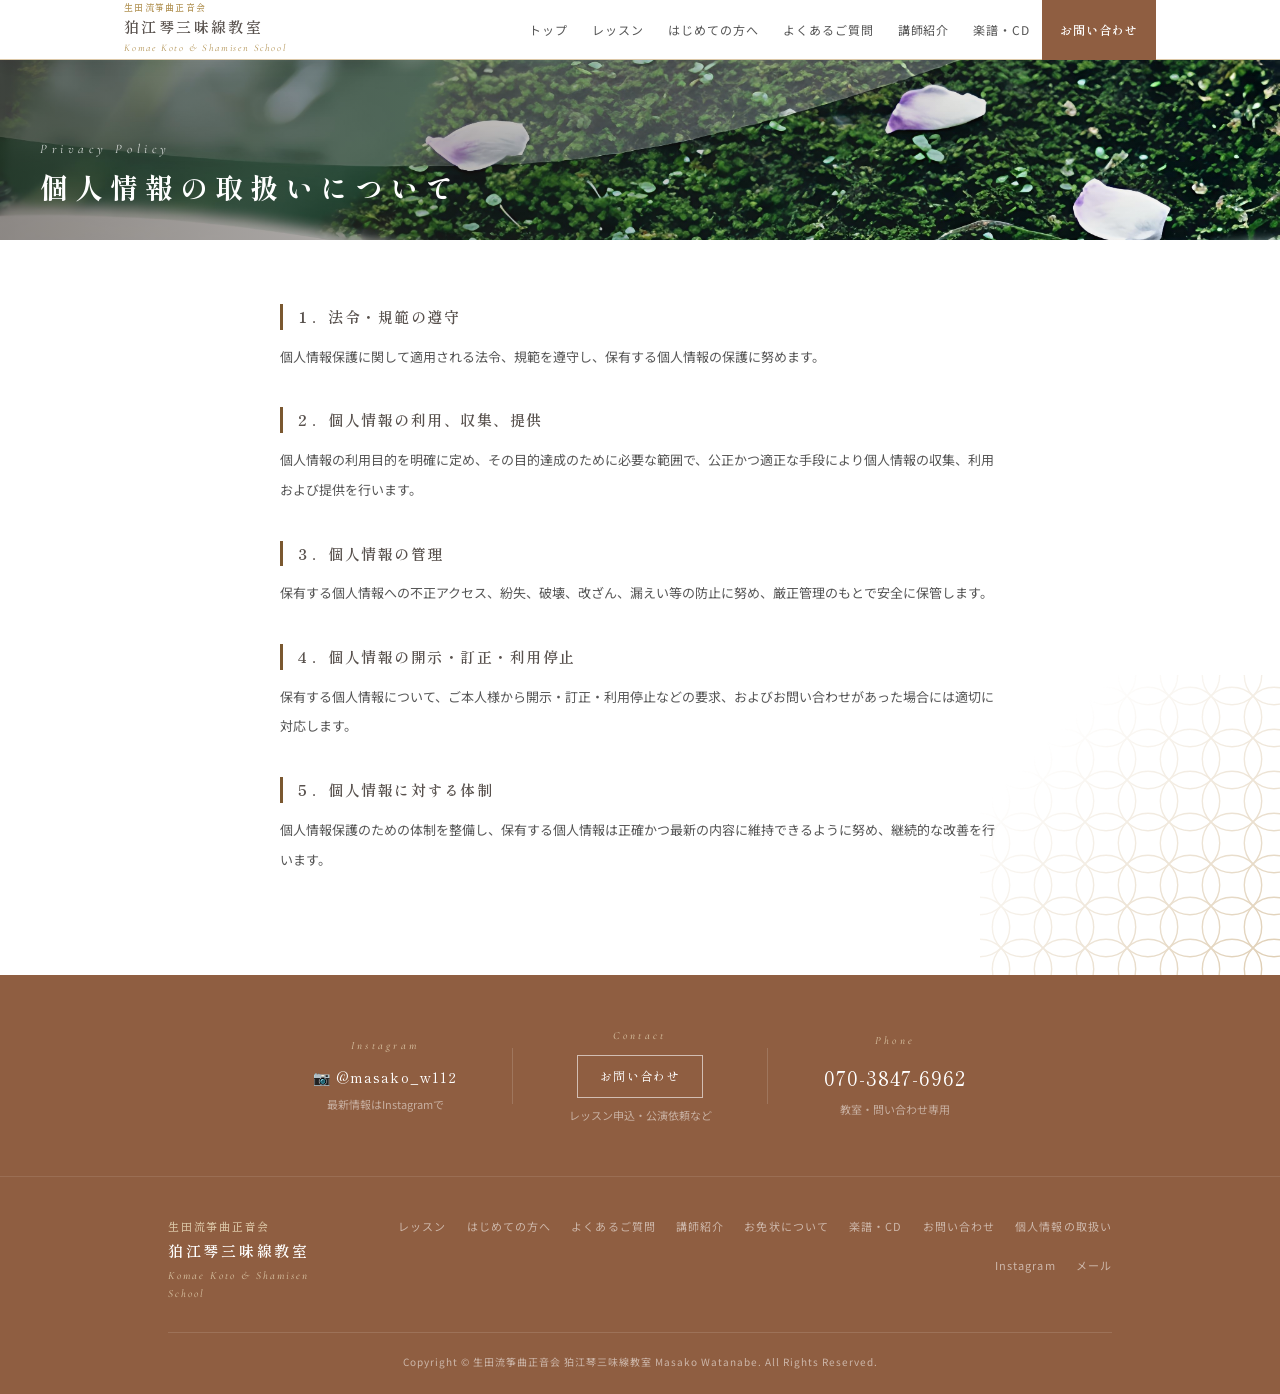
<file: privacy/index.html>
<!DOCTYPE html>
<html lang="ja">
<head>
<meta charset="UTF-8" /><meta name="viewport" content="width=device-width, initial-scale=1.0" />
<title>個人情報の取扱いについて | 生田流筝曲正音会 狛江琴三味線教室</title>
<link rel="icon" type="image/png" sizes="32x32" href="../images/favicon-32.png" />
<link rel="icon" href="../images/favicon.ico" sizes="any" />
<link rel="apple-touch-icon" href="../images/apple-touch-icon.png" />
<link rel="canonical" href="https://komaekotoshamisen.github.io/privacy/" />
<meta property="og:site_name" content="狛江琴三味線教室" />
<meta property="og:url" content="https://komaekotoshamisen.github.io/privacy/" />
<meta property="og:type" content="website" />
<meta property="og:locale" content="ja_JP" />
<link rel="stylesheet" href="../style.css?v=20260705" />
<style>
.privacy-content { max-width: 720px; margin: 0 auto; }
.privacy-section { margin-bottom: 36px; }
.privacy-section h2 {
  font-family: 'Shippori Mincho', serif;
  font-size: 15px; font-weight: 600;
  color: var(--green-dark);
  border-left: 3px solid var(--green);
  padding-left: 12px;
  margin-bottom: 12px;
  letter-spacing: .1em;
}
.privacy-section p {
  font-size: 13px; line-height: 2.3;
  color: var(--ink-mid);
}
</style>
</head>
<body>

<nav class="global-nav">
  <div class="nav-inner">
    <a href="../index.html" class="nav-logo">
      <span class="nav-logo-school">生田流筝曲正音会</span>
      <span class="nav-logo-jp">狛江琴三味線教室</span>
      <span class="nav-logo-en">Komae Koto &amp; Shamisen School</span>
    </a>
    <div class="nav-right">
      <ul class="nav-links" id="navLinks">
        <li><a href="../index.html">トップ</a></li>
        <li><a href="../lesson/index.html">レッスン</a></li>
        <li><a href="../hajimete/index.html">はじめての方へ</a></li>
        <li><a href="../faq/index.html">よくあるご質問</a></li>
        <li><a href="../profile/index.html">講師紹介</a></li>
        <li><a href="../cd/index.html">楽譜・CD</a></li>
        <li><a href="../contact/index.html" class="nav-cta">お問い合わせ</a></li>
      </ul>
      <button class="nav-hamburger" id="hamburger" onclick="toggleMenu()" aria-label="メニュー"><span></span><span></span><span></span></button>
    </div>
  </div>
</nav>

<div class="page-hero">
  <div class="page-hero-img" style="background-image:url('../images/contact_hero.jpg');"></div>
  <div class="page-hero-content">
    <span class="page-hero-en">Privacy Policy</span>
    <h1 class="page-hero-title">個人情報の取扱いについて</h1>
  </div>
</div>
<section class="section wagara-host">
  <div class="wagara-deco" data-anim="fade" style="bottom:0; right:0; width:300px;">
    <svg viewBox="0 0 300 300" xmlns="http://www.w3.org/2000/svg" aria-hidden="true">
      <defs>
        <pattern id="wd-shippo" width="42" height="42" patternUnits="userSpaceOnUse">
          <g fill="none" stroke="#c9ad82" stroke-width="1.4">
            <circle cx="0" cy="0" r="29.7"/><circle cx="42" cy="0" r="29.7"/>
            <circle cx="0" cy="42" r="29.7"/><circle cx="42" cy="42" r="29.7"/>
          </g>
        </pattern>
        <linearGradient id="wd-fadeBR" x1="1" y1="1" x2="0" y2="0">
          <stop offset="0" stop-color="#fff" stop-opacity="1"/>
          <stop offset=".78" stop-color="#fff" stop-opacity="0"/>
        </linearGradient>
        <mask id="wd-mBR"><rect width="300" height="300" fill="url(#wd-fadeBR)"/></mask>
      </defs>
      <g mask="url(#wd-mBR)" opacity=".62"><rect width="300" height="300" fill="url(#wd-shippo)"/></g>
    </svg>
  </div>
  <div class="container">
    <div class="privacy-content" data-anim>

      <div class="privacy-section">
        <h2>１．法令・規範の遵守</h2>
        <p>個人情報保護に関して適用される法令、規範を遵守し、保有する個人情報の保護に努めます。</p>
      </div>

      <div class="privacy-section">
        <h2>２．個人情報の利用、収集、提供</h2>
        <p>個人情報の利用目的を明確に定め、その目的達成のために必要な範囲で、公正かつ適正な手段により個人情報の収集、利用および提供を行います。</p>
      </div>

      <div class="privacy-section">
        <h2>３．個人情報の管理</h2>
        <p>保有する個人情報への不正アクセス、紛失、破壊、改ざん、漏えい等の防止に努め、厳正管理のもとで安全に保管します。</p>
      </div>

      <div class="privacy-section">
        <h2>４．個人情報の開示・訂正・利用停止</h2>
        <p>保有する個人情報について、ご本人様から開示・訂正・利用停止などの要求、およびお問い合わせがあった場合には適切に対応します。</p>
      </div>

      <div class="privacy-section">
        <h2>５．個人情報に対する体制</h2>
        <p>個人情報保護のための体制を整備し、保有する個人情報は正確かつ最新の内容に維持できるように努め、継続的な改善を行います。</p>
      </div>

    </div>
  </div>
</section>

<section class="unified-cta">
  <div class="unified-cta-inner">
    <div class="ucta-col">
      <span class="ucta-label">Instagram</span>
      <a href="https://www.instagram.com/masako_w112/" target="_blank" rel="noopener" class="ucta-ig">📷 @masako_w112</a>
      <p class="ucta-sub">最新情報はInstagramで</p>
    </div>
    <div class="ucta-div"></div>
    <div class="ucta-col">
      <span class="ucta-label">Contact</span>
      <a href="../contact/index.html" class="ucta-btn">お問い合わせ</a>
      <p class="ucta-sub" style="margin-top:8px;">レッスン申込・公演依頼など</p>
    </div>
    <div class="ucta-div"></div>
    <div class="ucta-col">
      <span class="ucta-label">Phone</span>
      <a class="ucta-tel" href="tel:070-3847-6962">070-3847-6962</a>
      <p class="ucta-sub">教室・問い合わせ専用</p>
    </div>
  </div>
</section>

<footer class="global-footer">
  <div class="container">
    <div class="footer-inner">
      <div><p class="footer-logo-jp"><span class="footer-logo-school">生田流筝曲正音会</span>狛江琴三味線教室</p><span class="footer-logo-en">Komae Koto &amp; Shamisen School</span></div>
            <nav class="footer-nav">
        <a href="../lesson/index.html">レッスン</a>
        <a href="../hajimete/index.html">はじめての方へ</a>
        <a href="../faq/index.html">よくあるご質問</a>
        <a href="../profile/index.html">講師紹介</a>
        <a href="../omenjo/index.html">お免状について</a>
        <a href="../cd/index.html">楽譜・CD</a>
        <a href="../contact/index.html">お問い合わせ</a>
        <a href="../privacy/index.html">個人情報の取扱い</a>
        <a href="https://www.instagram.com/masako_w112/" target="_blank" rel="noopener">Instagram</a>
        <a href="mailto:komaekotoshamisen@gmail.com">メール</a>
      </nav>
    </div>
    <p class="footer-copy">Copyright &copy; 生田流筝曲正音会 狛江琴三味線教室 Masako Watanabe. All Rights Reserved.</p>
  </div>
</footer>
<script src="../common.js"></script>
</body>
</html>
</file>
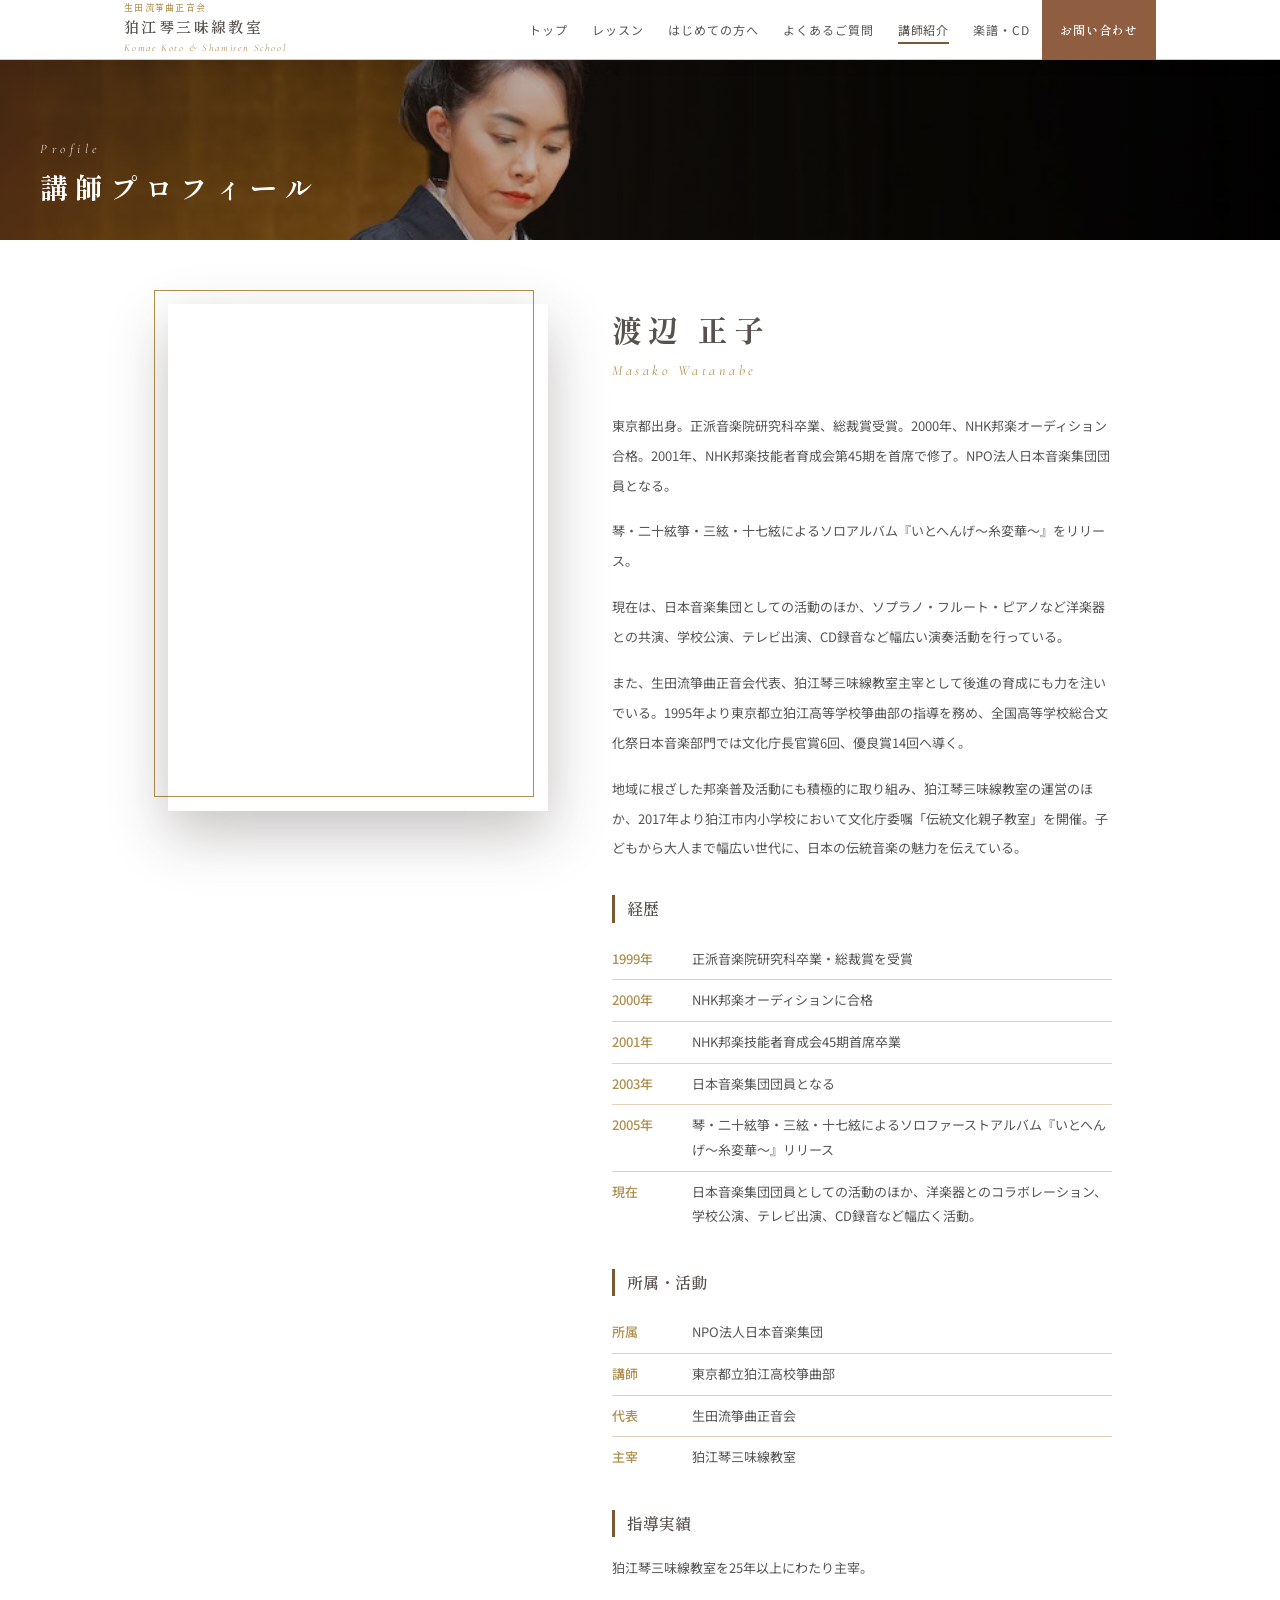
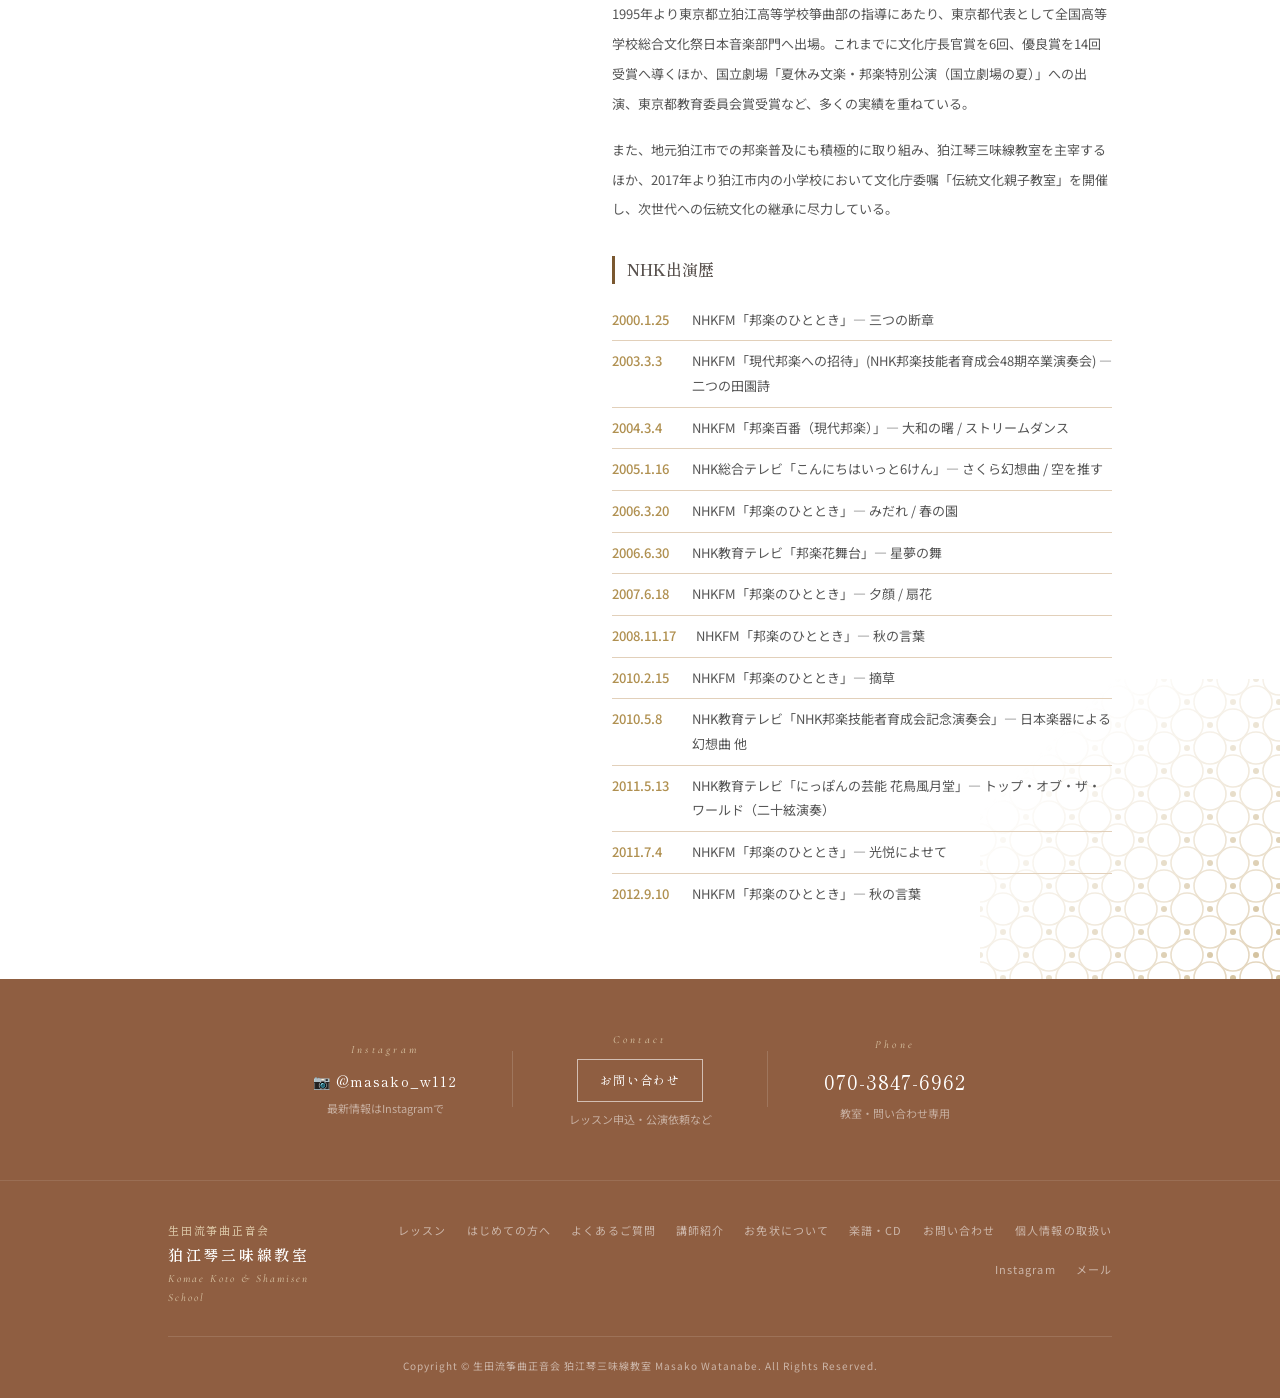
<file: profile/index.html>
<!DOCTYPE html>
<html lang="ja">
<head>
<meta charset="UTF-8" /><meta name="viewport" content="width=device-width, initial-scale=1.0" />
<title>講師プロフィール | 生田流筝曲正音会 狛江琴三味線教室</title>
<link rel="icon" type="image/png" sizes="32x32" href="../images/favicon-32.png" />
<link rel="icon" href="../images/favicon.ico" sizes="any" />
<link rel="apple-touch-icon" href="../images/apple-touch-icon.png" />
<link rel="canonical" href="https://komaekotoshamisen.github.io/profile/" />
<meta property="og:site_name" content="狛江琴三味線教室" />
<meta property="og:url" content="https://komaekotoshamisen.github.io/profile/" />
<meta property="og:type" content="website" />
<meta property="og:locale" content="ja_JP" />
<link rel="stylesheet" href="../style.css?v=20260705" />
<style>
.profile-grid { display: grid; grid-template-columns: 380px 1fr; gap: 64px; align-items: start; }
.profile-img-wrap { position: relative; position: sticky; top: 84px; }
.profile-img-frame { position: absolute; top:-14px; left:-14px; right:14px; bottom:14px; border:1px solid var(--green-mid); }
.profile-img { width:100%; display:block; position:relative; z-index:1; box-shadow:0 22px 55px rgba(46,38,32,0.28); }
.profile-ss { position:relative; z-index:1; width:100%; aspect-ratio:3/4; overflow:hidden; box-shadow:0 22px 55px rgba(46,38,32,0.28); }
.profile-ss .ps { position:absolute; inset:0; background-size:cover; background-position:center 22%; opacity:0; animation:pfade 18s ease-in-out infinite; }
.profile-ss .ps1 { background-image:url('../images/profile_photo01.jpg'); animation-delay:0s; }
.profile-ss .ps2 { background-image:url('../images/profile_shamisen.jpg'); animation-delay:6s; }
.profile-ss .ps3 { background-image:url('../images/profile_enso.jpg'); animation-delay:12s; }
@keyframes pfade { 0%{opacity:0;} 3%{opacity:1;} 30%{opacity:1;} 33%{opacity:0;} 100%{opacity:0;} }
.profile-name { font-family:'Shippori Mincho',serif; font-size:30px; font-weight:700; letter-spacing:.2em; color:var(--green-dark); margin-bottom:4px; }
.profile-name-en { font-family:'Cormorant Garamond',serif; font-size:14px; font-style:italic; letter-spacing:.25em; color:var(--green-mid); display:block; margin-bottom:28px; }
.profile-text { font-size:13px; line-height:2.3; color:var(--ink-mid); margin-bottom:16px; }
.profile-section-title { font-family:'Shippori Mincho',serif; font-size:16px; font-weight:600; color:var(--green-dark); border-left:3px solid var(--green); padding-left:12px; margin:32px 0 16px; }
.career-list { list-style:none; }
.career-list li { display:flex; gap:20px; font-size:13px; line-height:1.9; color:var(--ink-mid); padding:8px 0; border-bottom:1px solid var(--border); }
.career-list li:last-child { border-bottom:none; }
.career-year { color:var(--green-mid); white-space:nowrap; min-width:60px; font-weight:500; }
@media(max-width:768px){ .profile-grid{grid-template-columns:1fr;gap:36px;} .profile-img-wrap{position:relative;top:0;width:300px;max-width:100%;margin:0 auto;} }
</style>
</head>
<body>
<nav class="global-nav">
  <div class="nav-inner">
    <a href="../index.html" class="nav-logo">
      <span class="nav-logo-school">生田流筝曲正音会</span>
      <span class="nav-logo-jp">狛江琴三味線教室</span>
      <span class="nav-logo-en">Komae Koto &amp; Shamisen School</span>
    </a>
    <div class="nav-right">
      <ul class="nav-links" id="navLinks">
        <li><a href="../index.html">トップ</a></li>
        <li><a href="../lesson/index.html">レッスン</a></li>
        <li><a href="../hajimete/index.html">はじめての方へ</a></li>
        <li><a href="../faq/index.html">よくあるご質問</a></li>
        <li><a href="../profile/index.html">講師紹介</a></li>
        <li><a href="../cd/index.html">楽譜・CD</a></li>
        <li><a href="../contact/index.html" class="nav-cta">お問い合わせ</a></li>
      </ul>
      <button class="nav-hamburger" id="hamburger" onclick="toggleMenu()" aria-label="メニュー"><span></span><span></span><span></span></button>
    </div>
  </div>
</nav>

<div class="page-hero">
  <div class="page-hero-img" style="background-image:url('../images/profile_enso.jpg');"></div>
  <div class="page-hero-content">
    <span class="page-hero-en">Profile</span>
    <h1 class="page-hero-title">講師プロフィール</h1>
  </div>
</div>
<section class="section wagara-host-open">
  <div class="wagara-deco" data-anim="fade" style="bottom:0; right:0; width:300px;">
    <svg viewBox="0 0 300 300" xmlns="http://www.w3.org/2000/svg" aria-hidden="true">
      <defs>
        <pattern id="wd-hana" width="46" height="46" patternUnits="userSpaceOnUse">
          <g fill="none" stroke="#cdb488" stroke-width="1.6">
            <circle cx="23" cy="0" r="16"/><circle cx="23" cy="46" r="16"/>
            <circle cx="0" cy="23" r="16"/><circle cx="46" cy="23" r="16"/>
          </g>
          <g fill="#b09050">
            <circle cx="23" cy="23" r="3"/><circle cx="0" cy="0" r="3"/>
            <circle cx="46" cy="0" r="3"/><circle cx="0" cy="46" r="3"/><circle cx="46" cy="46" r="3"/>
          </g>
        </pattern>
        <linearGradient id="wd-fadeBR" x1="1" y1="1" x2="0" y2="0">
          <stop offset="0" stop-color="#fff" stop-opacity="1"/>
          <stop offset=".78" stop-color="#fff" stop-opacity="0"/>
        </linearGradient>
        <mask id="wd-mBR"><rect width="300" height="300" fill="url(#wd-fadeBR)"/></mask>
      </defs>
      <g mask="url(#wd-mBR)" opacity=".6"><rect width="300" height="300" fill="url(#wd-hana)"/></g>
    </svg>
  </div>
  <div class="container">
    <div class="profile-grid" data-anim>
      <div class="profile-img-wrap">
        <div class="profile-img-frame"></div>
        <div class="profile-ss">
          <div class="ps ps1"></div>
          <div class="ps ps2"></div>
          <div class="ps ps3"></div>
        </div>
      </div>
      <div>
        <h2 class="profile-name">渡辺 正子</h2>
        <span class="profile-name-en">Masako Watanabe</span>
        <div id="profile-bio"></div>
        <div class="profile-section-title" data-anim>経歴</div>
        <ul class="career-list" id="profile-career"></ul>
        <div class="profile-section-title" data-anim>所属・活動</div>
        <ul class="career-list" id="profile-affiliations"></ul>
        <div class="profile-section-title" data-anim>指導実績</div>
        <div id="profile-teaching"></div>
        <div class="profile-section-title" data-anim>NHK出演歴</div>
        <ul class="career-list" id="profile-nhk"></ul>
      </div>
    </div>
  </div>
</section>

<section class="unified-cta">
  <div class="unified-cta-inner">
    <div class="ucta-col">
      <span class="ucta-label">Instagram</span>
      <a href="https://www.instagram.com/masako_w112/" target="_blank" rel="noopener" class="ucta-ig">📷 @masako_w112</a>
      <p class="ucta-sub">最新情報はInstagramで</p>
    </div>
    <div class="ucta-div"></div>
    <div class="ucta-col">
      <span class="ucta-label">Contact</span>
      <a href="../contact/index.html" class="ucta-btn">お問い合わせ</a>
      <p class="ucta-sub" style="margin-top:8px;">レッスン申込・公演依頼など</p>
    </div>
    <div class="ucta-div"></div>
    <div class="ucta-col">
      <span class="ucta-label">Phone</span>
      <a class="ucta-tel" href="tel:070-3847-6962">070-3847-6962</a>
      <p class="ucta-sub">教室・問い合わせ専用</p>
    </div>
  </div>
</section>

<footer class="global-footer">
  <div class="container">
    <div class="footer-inner">
      <div><p class="footer-logo-jp"><span class="footer-logo-school">生田流筝曲正音会</span>狛江琴三味線教室</p><span class="footer-logo-en">Komae Koto &amp; Shamisen School</span></div>
            <nav class="footer-nav">
        <a href="../lesson/index.html">レッスン</a>
        <a href="../hajimete/index.html">はじめての方へ</a>
        <a href="../faq/index.html">よくあるご質問</a>
        <a href="../profile/index.html">講師紹介</a>
        <a href="../omenjo/index.html">お免状について</a>
        <a href="../cd/index.html">楽譜・CD</a>
        <a href="../contact/index.html">お問い合わせ</a>
        <a href="../privacy/index.html">個人情報の取扱い</a>
        <a href="https://www.instagram.com/masako_w112/" target="_blank" rel="noopener">Instagram</a>
        <a href="mailto:komaekotoshamisen@gmail.com">メール</a>
      </nav>
    </div>
    <p class="footer-copy">Copyright &copy; 生田流筝曲正音会 狛江琴三味線教室 Masako Watanabe. All Rights Reserved.</p>
  </div>
</footer>
<script src="../data/site-data.js"></script>
<script>
(function(){
  if(typeof SITE_DATA === 'undefined' || !SITE_DATA.profile) return;
  var p = SITE_DATA.profile;
  function escH(s){ return (s||'').replace(/&/g,'&amp;').replace(/</g,'&lt;').replace(/>/g,'&gt;'); }

  // 自己紹介文・指導実績（段落描画共通）
  function renderParas(id, arr){
    var box = document.getElementById(id);
    if(!box) return;
    (arr||[]).forEach(function(t){
      var el = document.createElement('p');
      el.className = 'profile-text';
      el.textContent = t;
      box.appendChild(el);
    });
  }
  renderParas('profile-bio', p.bio);
  renderParas('profile-teaching', p.teaching);

  // 経歴・所属・NHKリスト共通
  function renderList(id, arr) {
    var ul = document.getElementById(id);
    if (!ul) return;
    ul.innerHTML = (arr||[]).map(function(r){
      return '<li><span class="career-year">' + escH(r.year) + '</span><span>' + escH(r.desc) + '</span></li>';
    }).join('');
  }
  renderList('profile-career', p.career);
  renderList('profile-affiliations', p.affiliations);
  renderList('profile-nhk', p.nhk);
})();
</script>
<script src="../common.js"></script>
</body>
</html>
</file>
<file: style.css>
/* ══════════════════════════════
   渡辺正子 公式サイト 共通スタイル
   ══════════════════════════════ */
@import url('https://fonts.googleapis.com/css2?family=Shippori+Mincho:wght@400;600;700&family=Noto+Sans+JP:wght@300;400;500&family=Cormorant+Garamond:ital,wght@0,300;1,300;1,400&display=swap');

*, *::before, *::after { box-sizing: border-box; margin: 0; padding: 0; }
h1, h2, h3, h4, h5, h6 { font-size: inherit; font-weight: inherit; }

:root {
  --green-dark:  #58514d;
  --brown-bg:    #8f5e41;
  --green:       #7a5830;
  --green-mid:   #b09050;
  --green-lt:    #dcc8a8;
  --green-bg:    #f0e8dc;
  --green-pale:  #f7f2eb;
  --white:       #ffffff;
  --ink:         #2a2a2a;
  --ink-mid:     #555555;
  --ink-lt:      #888888;
  --border:      #e2d0ba;
  --nav-h:       60px;
}

html { scroll-behavior: smooth; }
body {
  font-family: 'Noto Sans JP', sans-serif;
  background: var(--white);
  color: var(--ink);
  overflow-x: hidden;
  line-height: 1.7;
}

/* ── NAV ── */
nav.global-nav {
  position: fixed; top: 0; left: 0; right: 0; z-index: 100;
  height: var(--nav-h);
  background: rgba(255,255,255,0.80);
  backdrop-filter: blur(10px);
  border-bottom: 1px solid var(--green-lt);
  box-shadow: 0 2px 18px rgba(46,38,32,0.06);
  transition: background .3s, box-shadow .3s;
}
nav.global-nav.scrolled { background: rgba(255,255,255,0.96); box-shadow: 0 2px 22px rgba(46,38,32,0.10); }
.nav-inner {
  max-width: 1080px; margin: 0 auto;
  height: 100%; display: flex; align-items: center; justify-content: space-between;
  padding: 0 24px;
}
.nav-right { display: flex; align-items: center; gap: 16px; }
.nav-links li a.nav-cta {
  background: var(--brown-bg); color: var(--white);
  padding: 0 18px; font-family: 'Shippori Mincho', serif;
  font-size: 12px; font-weight: 600; letter-spacing: .08em; text-decoration: none;
  border-bottom: none; transition: all .25s; white-space: nowrap;
}
.nav-links li a.nav-cta:hover { background: var(--green-mid); color: var(--green-dark); }
.nav-logo { text-decoration: none; display: flex; flex-direction: column; justify-content: center; gap: 2px; }
.nav-logo-school { font-family: 'Shippori Mincho', serif; font-size: 9px; font-weight: 500; letter-spacing: 0.14em; color: var(--green-mid); line-height: 1.4; }
.nav-logo-jp { font-family: 'Shippori Mincho', serif; font-size: 15px; font-weight: 600; letter-spacing: 0.16em; color: var(--green-dark); line-height: 1.45; }
.nav-logo-en { font-family: 'Cormorant Garamond', serif; font-size: 10px; font-style: italic; letter-spacing: 0.18em; color: var(--green-mid); }
.nav-links { display: flex; list-style: none; }
.nav-links li a {
  display: block; padding: 0 12px; height: var(--nav-h); line-height: var(--nav-h);
  font-size: 12px; letter-spacing: 0.08em; color: var(--ink-mid); text-decoration: none;
  position: relative; transition: color .2s;
  white-space: nowrap;
}
.nav-links li a:not(.nav-cta)::after {
  content: ''; position: absolute; left: 12px; right: 12px; bottom: 16px; height: 1.5px;
  background: var(--green); transform: scaleX(0); transform-origin: left; transition: transform .3s ease;
}
.nav-links li a:not(.nav-cta):hover,
.nav-links li a:not(.nav-cta).active { color: var(--green-dark); }
.nav-links li a:not(.nav-cta):hover::after,
.nav-links li a:not(.nav-cta).active::after { transform: scaleX(1); }
.nav-hamburger {
  display: none; flex-direction: column; gap: 5px;
  cursor: pointer; padding: 8px; background: none; border: none;
}
.nav-hamburger span { display: block; width: 22px; height: 2px; background: var(--green-dark); border-radius: 2px; transition: all .3s; }

/* ── PAGE HERO (各ページ上部の帯) ── */
.page-hero {
  margin-top: var(--nav-h);
  height: 180px;
  position: relative;
  overflow: hidden;
  display: flex; align-items: flex-end;
}
.page-hero-img {
  position: absolute; inset: 0;
  background-size: cover; background-position: center 30%;
}
.page-hero-img::after {
  content: '';
  position: absolute; inset: 0;
  background: linear-gradient(to right, rgba(46,38,32,0.55) 0%, rgba(46,38,32,0.2) 60%, transparent 100%);
}
.page-hero-content {
  position: relative; z-index: 1;
  padding: 0 40px 28px;
}
.page-hero-en {
  font-family: 'Cormorant Garamond', serif; font-size: 13px; font-style: italic;
  letter-spacing: .35em; color: rgba(255,255,255,0.8); display: block; margin-bottom: 4px;
}
.page-hero-title {
  font-family: 'Shippori Mincho', serif; font-size: 28px; font-weight: 700;
  letter-spacing: .25em; color: var(--white);
}
/* パンくずリスト */
.breadcrumb {
  background: var(--green-pale); border-bottom: 1px solid var(--border);
  padding: 8px 0; font-size: 12px; color: var(--ink-lt);
}
.breadcrumb .container { display: flex; gap: 8px; align-items: center; }
.breadcrumb a { color: var(--green-dark); text-decoration: none; }
.breadcrumb a:hover { text-decoration: underline; }
.breadcrumb span { color: var(--ink-lt); }

/* ── SECTION COMMON ── */
.section { padding: 64px 0; }
.container { max-width: 1000px; margin: 0 auto; padding: 0 28px; }
.sec-header { text-align: center; margin-bottom: 40px; }
.sec-label {
  font-family: 'Cormorant Garamond', serif; font-size: 13px; font-style: italic;
  letter-spacing: .35em; color: var(--green-mid); display: block; margin-bottom: 6px;
}
.sec-title {
  font-family: 'Shippori Mincho', serif; font-size: clamp(18px, 2.5vw, 24px);
  font-weight: 600; letter-spacing: .2em; color: var(--green-dark);
  padding-bottom: 12px; border-bottom: 2px solid var(--green-lt); display: inline-block;
}
.sec-title-left {
  font-family: 'Shippori Mincho', serif; font-size: 20px; font-weight: 600;
  letter-spacing: .15em; color: var(--green-dark);
  border-left: 4px solid var(--green); padding-left: 14px; margin-bottom: 24px;
}

/* ── FOOTER ── */
footer.global-footer { background: var(--brown-bg); border-top: 1px solid rgba(255,255,255,0.1); color: rgba(255,255,255,0.55); padding: 40px 0 24px; }
.footer-inner { display: flex; justify-content: space-between; align-items: flex-start; padding-bottom: 28px; border-bottom: 1px solid rgba(255,255,255,0.12); margin-bottom: 20px; }
.footer-logo-school { font-family: 'Shippori Mincho', serif; font-size: 11px; font-weight: 500; letter-spacing: .16em; color: var(--green-lt); display: block; margin-bottom: 2px; }
.footer-logo-jp { font-family: 'Shippori Mincho', serif; font-size: 15px; font-weight: 600; letter-spacing: .18em; color: var(--white); }
.footer-logo-en { font-family: 'Cormorant Garamond', serif; font-size: 11px; font-style: italic; letter-spacing: .18em; color: var(--green-lt); display: block; margin-top: 3px; }
.footer-nav { display: flex; gap: 20px; flex-wrap: wrap; justify-content: flex-end; }
.footer-nav a { font-size: 11px; letter-spacing: .1em; color: rgba(255,255,255,0.55); text-decoration: none; transition: color .2s; }
.footer-nav a:hover { color: var(--green-lt); }
.footer-copy { text-align: center; font-size: 10px; letter-spacing: .1em; }

/* ── BUTTONS ── */
.btn {
  display: inline-flex; align-items: center; gap: 8px;
  padding: 12px 32px; font-family: 'Shippori Mincho', serif;
  font-size: 13px; letter-spacing: .18em; text-decoration: none;
  border: 1px solid var(--green-dark); color: var(--green-dark);
  transition: all .25s; background: transparent;
}
.btn:hover { background: var(--brown-bg); color: var(--white); }
.btn-white {
  border-color: rgba(255,255,255,0.6); color: var(--white);
}
.btn-white:hover { background: rgba(255,255,255,0.15); border-color: var(--white); }

/* ── 統一CTA（全ページ共通・フッター直前） ── */
.unified-cta { background: var(--brown-bg); padding: 52px 0; position: relative; overflow: hidden; }
.unified-cta-inner {
  display: grid;
  grid-template-columns: 1fr 1px 1fr 1px 1fr;
  align-items: center;
  max-width: 820px; margin: 0 auto; padding: 0 28px;
}
.ucta-col { text-align: center; padding: 0 24px; }
.ucta-div { background: rgba(255,255,255,0.15); height: 56px; }
.ucta-label { font-family: 'Cormorant Garamond', serif; font-size: 11px; font-style: italic; letter-spacing: .3em; color: var(--green-lt); display: block; margin-bottom: 10px; }
.ucta-ig { display: block; font-family: 'Shippori Mincho', serif; font-size: 14px; color: var(--white); text-decoration: none; letter-spacing: .08em; transition: opacity .2s; }
.ucta-ig:hover { opacity: .75; }
.ucta-sub { font-size: 11px; color: rgba(255,255,255,0.5); margin-top: 5px; }
.ucta-btn { display: inline-block; padding: 10px 22px; border: 1px solid rgba(255,255,255,0.6); color: var(--white); text-decoration: none; font-family: 'Shippori Mincho', serif; font-size: 12px; letter-spacing: .12em; transition: all .2s; }
.ucta-btn:hover { background: rgba(255,255,255,0.12); border-color: var(--white); }
.ucta-tel { font-family: 'Shippori Mincho', serif; font-size: 20px; color: var(--white); letter-spacing: .05em; display: block; text-decoration: none; transition: color .2s; }
.ucta-tel:hover { color: var(--green-lt); }

/* ── SCROLL ANIMATION（全ページ共通） ── */
/* anim-start クラスは JS がスクロールで現れる要素にのみ付与する */
[data-anim].anim-start {
  opacity: 0;
  transform: translateY(28px);
  transition: opacity 0.65s ease, transform 0.65s ease;
}
[data-anim="left"].anim-start  { transform: translateX(-28px); }
[data-anim="right"].anim-start { transform: translateX(28px); }
[data-anim].anim-start.is-visible { opacity: 1; transform: none; }
[data-delay="1"].anim-start { transition-delay: 0.1s; }
[data-delay="2"].anim-start { transition-delay: 0.2s; }
[data-delay="3"].anim-start { transition-delay: 0.3s; }
@media (prefers-reduced-motion: reduce) {
  [data-anim].anim-start { opacity: 1; transform: none; transition: none; }
}

/* ── 和柄コーナー装飾（全ページ共通・控えめ） ── */
.wagara-host { position: relative; overflow: hidden; }
/* sticky を含むセクション用：overflow:hidden を付けずクリップしない版 */
.wagara-host-open { position: relative; }
.wagara-host > *:not(.wagara-deco),
.wagara-host-open > *:not(.wagara-deco) { position: relative; z-index: 1; }
.wagara-deco { position: absolute; z-index: 0; pointer-events: none; }
.wagara-deco svg { display: block; width: 100%; height: auto; }
@media (max-width: 768px) { .wagara-deco { width: 170px !important; } }

/* ── RESPONSIVE ── */
@media (max-width: 768px) {
  .nav-inner { padding: 0 16px; }
  .nav-links { display: none; }
  .nav-hamburger { display: flex; }
  .nav-links.open {
    display: flex; flex-direction: column; position: fixed;
    top: var(--nav-h); left: 0; right: 0;
    background: var(--white); padding: 8px 0;
    border-bottom: 1px solid var(--border); z-index: 99;
    box-shadow: 0 4px 12px rgba(0,0,0,.08);
  }
  .nav-links.open li a { height: auto; line-height: 1; padding: 14px 24px; border-bottom: 1px solid var(--green-pale); border-left: none; }
  .nav-links.open li a:not(.nav-cta)::after { bottom: 0; }
  .page-hero { height: 130px; }
  .page-hero-title { font-size: 22px; }
  .footer-inner { flex-direction: column; gap: 20px; }
  .footer-nav { justify-content: flex-start; gap: 16px; }
  .unified-cta-inner { grid-template-columns: 1fr; gap: 24px; }
  .ucta-div { display: none; }
  .ucta-col { padding: 16px 0; border-bottom: 1px solid rgba(255,255,255,0.1); }
  .ucta-col:last-child { border-bottom: none; }
}
</file>
